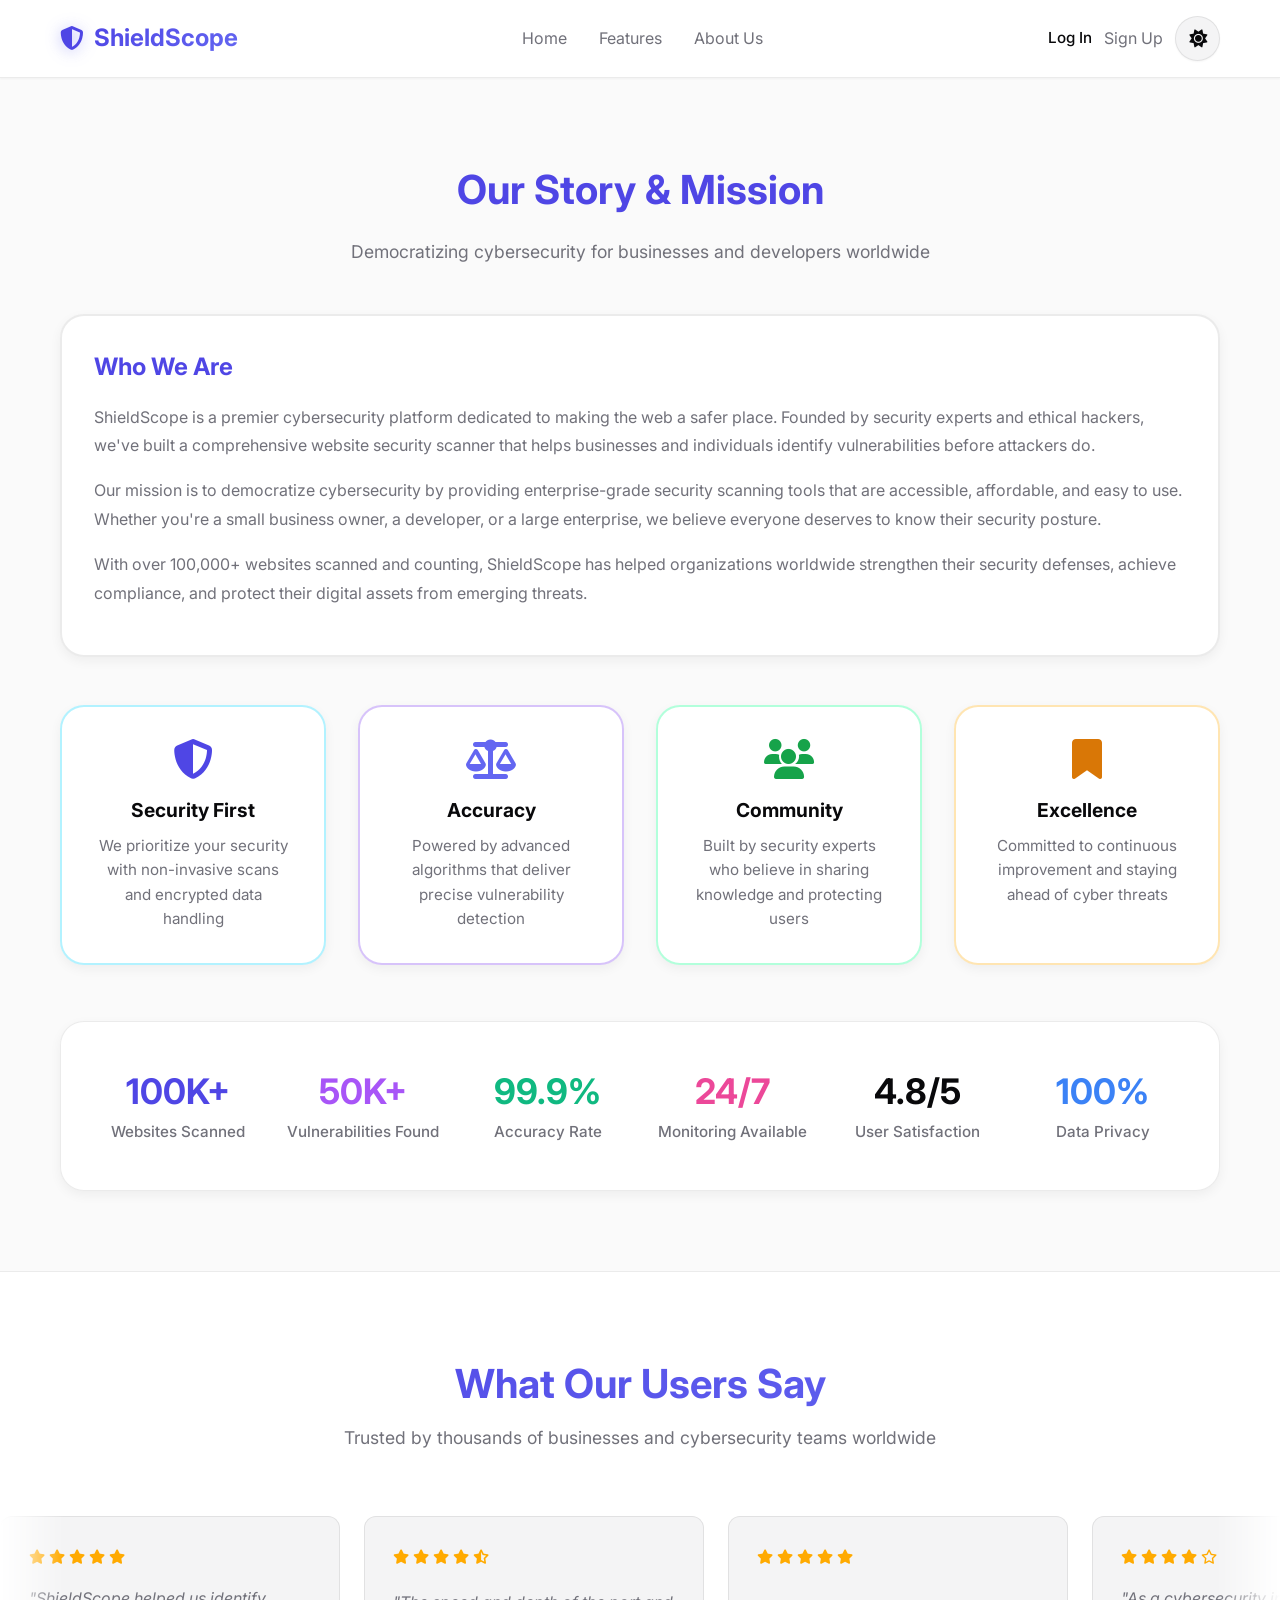
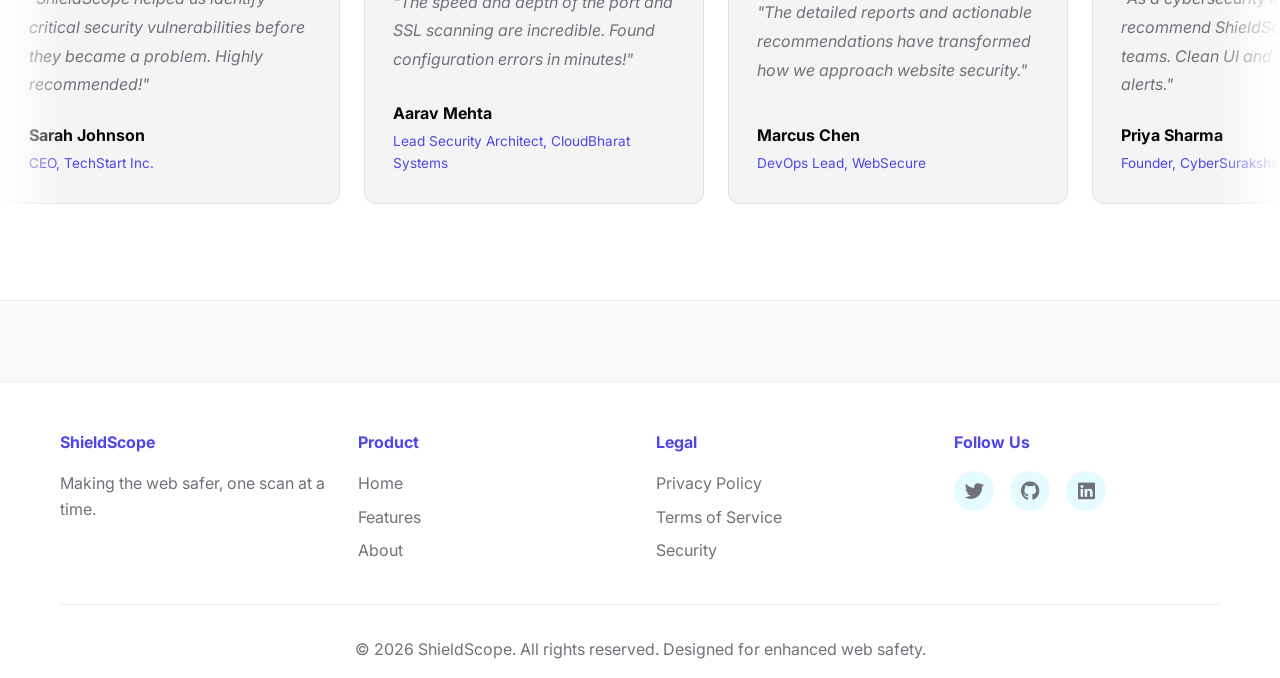
<file: frontend/about.html>
<!DOCTYPE html>
<html lang="en">

<head>
    <meta charset="UTF-8">
    <meta name="viewport" content="width=device-width, initial-scale=1.0">
    <title>About Us - ShieldScope Security Scanner</title>

    <meta name="description"
        content="Learn about ShieldScope: Premier cybersecurity platform dedicated to non-invasive website vulnerability scanning and digital asset protection.">

    <!-- Stylesheets -->
    <link rel="stylesheet" href="styles.css">

    <!-- Font Awesome Icons -->
    <link rel="stylesheet" href="https://cdnjs.cloudflare.com/ajax/libs/font-awesome/6.4.0/css/all.min.css">

    <!-- Google Fonts -->
    <link rel="preconnect" href="https://fonts.googleapis.com">
    <link rel="preconnect" href="https://fonts.gstatic.com" crossorigin>
    <link href="https://fonts.googleapis.com/css2?family=Inter:wght@300;400;500;600;700;800&display=swap"
        rel="stylesheet">
</head>

<body>

    <!-- =========================
         NAVIGATION HEADER
    ========================== -->
    <header class="navbar">
        <div class="container">

            <div class="nav-brand">
                <i class="fas fa-shield-halved"></i>
                <a href="index.html" style="color: inherit; text-decoration: none;"><span>ShieldScope</span></a>
            </div>

            <nav class="nav-menu">
                <a href="index.html">Home</a>
                <a href="features.html">Features</a>
                <a href="about.html" class="active">About Us</a>
            </nav>

            <div class="nav-actions" id="navActionsAuth" style="display: flex; align-items: center; gap: 12px;">
                <span id="navLoggedOutActions" style="display: flex; align-items: center; gap: 12px;">
                    <a href="login.html" style="color: var(--text-primary); text-decoration: none; font-weight: 500; font-size: 0.95rem;">Log In</a>
                    <a href="signup.html" class="dashboard-btn">Sign Up</a>
                </span>
                <span id="navLoggedInActions" style="display: none; align-items: center; gap: 12px;">
                    <a href="dashboard.html" class="dashboard-btn">Dashboard</a>
                    <button onclick="handleLogout()" style="background: transparent; border: 1px solid var(--border-color); color: var(--text-secondary); padding: 0.5rem 0.9rem; border-radius: var(--radius-md, 10px); cursor: pointer; font-size: 0.88rem; font-weight: 500;">Log Out</button>
                </span>
                <button id="themeToggle" class="theme-toggle" type="button" data-theme-toggle aria-label="Switch theme">
                    <i class="fas fa-moon" aria-hidden="true"></i>
                </button>
            </div>

        </div>
    </header>

    <!-- Page Header Banner -->
   

    <!-- =========================
         ABOUT SECTION
    ========================== -->
    <section class="about-section" id="about">
        <div class="container">
            <h2>Our Story & Mission</h2>
            <p class="section-subtitle">Democratizing cybersecurity for businesses and developers worldwide</p>

            <div class="about-content">
                <div class="about-box">
                    <h3>Who We Are</h3>
                    <p>ShieldScope is a premier cybersecurity platform dedicated to making the web a safer place. Founded
                        by security experts and ethical hackers, we've built a comprehensive website security scanner
                        that helps businesses and individuals identify vulnerabilities before attackers do.</p>
                    <p>Our mission is to democratize cybersecurity by providing enterprise-grade security scanning tools
                        that are accessible, affordable, and easy to use. Whether you're a small business owner, a
                        developer, or a large enterprise, we believe everyone deserves to know their security posture.
                    </p>
                    <p>With over 100,000+ websites scanned and counting, ShieldScope has helped organizations worldwide
                        strengthen their security defenses, achieve compliance, and protect their digital assets from
                        emerging threats.</p>
                </div>
            </div>

            <div class="values-grid">
                <div class="value-card security">
                    <i class="fas fa-shield-alt"></i>
                    <h3>Security First</h3>
                    <p>We prioritize your security with non-invasive scans and encrypted data handling</p>
                </div>

                <div class="value-card accuracy">
                    <i class="fas fa-balance-scale"></i>
                    <h3>Accuracy</h3>
                    <p>Powered by advanced algorithms that deliver precise vulnerability detection</p>
                </div>

                <div class="value-card community">
                    <i class="fas fa-users"></i>
                    <h3>Community</h3>
                    <p>Built by security experts who believe in sharing knowledge and protecting users</p>
                </div>

                <div class="value-card excellence">
                    <i class="fas fa-bookmark"></i>
                    <h3>Excellence</h3>
                    <p>Committed to continuous improvement and staying ahead of cyber threats</p>
                </div>
            </div>

            <!-- BOTTOM STATS -->
            <div class="stats-bar">
                <div class="stat-item">
                    <h3>100K+</h3>
                    <p>Websites Scanned</p>
                </div>
                <div class="stat-item">
                    <h3>50K+</h3>
                    <p>Vulnerabilities Found</p>
                </div>
                <div class="stat-item">
                    <h3>99.9%</h3>
                    <p>Accuracy Rate</p>
                </div>
                <div class="stat-item">
                    <h3>24/7</h3>
                    <p>Monitoring Available</p>
                </div>
                <div class="stat-item">
                    <h3>4.8/5</h3>
                    <p>User Satisfaction</p>
                </div>
                <div class="stat-item">
                    <h3>100%</h3>
                    <p>Data Privacy</p>
                </div>
            </div>
        </div>
    </section>

    <!-- =========================
         TESTIMONIALS SECTION (INFINITE LOOP)
    ========================== -->
    <section class="testimonials">
        <div class="container">
            <h2>What Our Users Say</h2>
            <p class="section-subtitle">Trusted by thousands of businesses and cybersecurity teams worldwide</p>
        </div>

        <div class="testimonials-slider-container">
            <div class="testimonial-track">

                <!-- 1 -->
                <div class="testimonial-card-loop">
                    <div class="stars"><i class="fas fa-star"></i><i class="fas fa-star"></i><i class="fas fa-star"></i><i class="fas fa-star"></i><i class="fas fa-star"></i></div>
                    <p class="testimonial-text">"ShieldScope helped us identify critical security vulnerabilities before they became a problem. Highly recommended!"</p>
                    <div class="testimonial-author"><strong>Sarah Johnson</strong><span>CEO, TechStart Inc.</span></div>
                </div>

                <!-- 2 -->
                <div class="testimonial-card-loop">
                    <div class="stars"><i class="fas fa-star"></i><i class="fas fa-star"></i><i class="fas fa-star"></i><i class="fas fa-star"></i><i class="fas fa-star-half-stroke"></i></div>
                    <p class="testimonial-text">"The speed and depth of the port and SSL scanning are incredible. Found configuration errors in minutes!"</p>
                    <div class="testimonial-author"><strong>Aarav Mehta</strong><span>Lead Security Architect, CloudBharat Systems</span></div>
                </div>

                <!-- 3 -->
                <div class="testimonial-card-loop">
                    <div class="stars"><i class="fas fa-star"></i><i class="fas fa-star"></i><i class="fas fa-star"></i><i class="fas fa-star"></i><i class="fas fa-star"></i></div>
                    <p class="testimonial-text">"The detailed reports and actionable recommendations have transformed how we approach website security."</p>
                    <div class="testimonial-author"><strong>Marcus Chen</strong><span>DevOps Lead, WebSecure</span></div>
                </div>

                <!-- 4 -->
                <div class="testimonial-card-loop">
                    <div class="stars"><i class="fas fa-star"></i><i class="fas fa-star"></i><i class="fas fa-star"></i><i class="fas fa-star"></i><i class="far fa-star"></i></div>
                    <p class="testimonial-text">"As a cybersecurity instructor, I recommend ShieldScope to all my teams. Clean UI and accurate CVE alerts."</p>
                    <div class="testimonial-author"><strong>Priya Sharma</strong><span>Founder, CyberSuraksha Labs</span></div>
                </div>

                <!-- 5 -->
                <div class="testimonial-card-loop">
                    <div class="stars"><i class="fas fa-star"></i><i class="fas fa-star"></i><i class="fas fa-star"></i><i class="fas fa-star"></i><i class="fas fa-star"></i></div>
                    <p class="testimonial-text">"Simple to use yet powerful. ShieldScope is now a critical part of our daily security infrastructure."</p>
                    <div class="testimonial-author"><strong>Emily Rodriguez</strong><span>Security Engineer, DataShield</span></div>
                </div>

                <!-- 6 -->
                <div class="testimonial-card-loop">
                    <div class="stars"><i class="fas fa-star"></i><i class="fas fa-star"></i><i class="fas fa-star"></i><i class="fas fa-star"></i><i class="far fa-star"></i></div>
                    <p class="testimonial-text">"Checking HTTP security headers and CORS configurations used to take hours. ShieldScope automates it effortlessly."</p>
                    <div class="testimonial-author"><strong>Rohan Verma</strong><span>CTO, FinTech Velocity</span></div>
                </div>

                <!-- 7 -->
                <div class="testimonial-card-loop">
                    <div class="stars"><i class="fas fa-star"></i><i class="fas fa-star"></i><i class="fas fa-star"></i><i class="fas fa-star"></i><i class="fas fa-star-half-stroke"></i></div>
                    <p class="testimonial-text">"The technology detection and exposed paths scanner saved us from a potential data leak. Exceptional tool!"</p>
                    <div class="testimonial-author"><strong>David Miller</strong><span>Principal Engineer, Apex Networks</span></div>
                </div>

                <!-- 8 -->
                <div class="testimonial-card-loop">
                    <div class="stars"><i class="fas fa-star"></i><i class="fas fa-star"></i><i class="fas fa-star"></i><i class="fas fa-star"></i><i class="fas fa-star"></i></div>
                    <p class="testimonial-text">"Loved the instant security score visual gauge. It gives non-technical stakeholders clear visibility into risk."</p>
                    <div class="testimonial-author"><strong>Ananya Patel</strong><span>Product Lead, DesiTech Innovations</span></div>
                </div>

                <!-- 9 -->
                <div class="testimonial-card-loop">
                    <div class="stars"><i class="fas fa-star"></i><i class="fas fa-star"></i><i class="fas fa-star"></i><i class="fas fa-star"></i><i class="far fa-star"></i></div>
                    <p class="testimonial-text">"The SEO audit combined with full security analysis makes this a complete all-in-one web utility."</p>
                    <div class="testimonial-author"><strong>Vikram Sengupta</strong><span>Head of InfoSec, Kolkata Pay</span></div>
                </div>

                <!-- 10 -->
                <div class="testimonial-card-loop">
                    <div class="stars"><i class="fas fa-star"></i><i class="fas fa-star"></i><i class="fas fa-star"></i><i class="fas fa-star"></i><i class="fas fa-star"></i></div>
                    <p class="testimonial-text">"Very impressed with how clean the PDF reports look. Perfect for presenting to board members and clients."</p>
                    <div class="testimonial-author"><strong>Elena Rostova</strong><span>Cyber Risk Analyst, Nordic Shield</span></div>
                </div>

                <!-- 11 -->
                <div class="testimonial-card-loop">
                    <div class="stars"><i class="fas fa-star"></i><i class="fas fa-star"></i><i class="fas fa-star"></i><i class="fas fa-star"></i><i class="fas fa-star-half-stroke"></i></div>
                    <p class="testimonial-text">"Super smooth dashboard and fast scan speeds. I run a ShieldScope scan after every major website deployment."</p>
                    <div class="testimonial-author"><strong>Kavita Reddy</strong><span>Full Stack Developer, Hyderabad Devs</span></div>
                </div>

                <!-- 12 -->
                <div class="testimonial-card-loop">
                    <div class="stars"><i class="fas fa-star"></i><i class="fas fa-star"></i><i class="fas fa-star"></i><i class="fas fa-star"></i><i class="fas fa-star"></i></div>
                    <p class="testimonial-text">"ShieldScope provides enterprise-grade scanning precision with zero configuration friction. Truly top tier."</p>
                    <div class="testimonial-author"><strong>Alexandre Dubois</strong><span>CISO, EuroVault Security</span></div>
                </div>

                <!-- 13 -->
                <div class="testimonial-card-loop">
                    <div class="stars"><i class="fas fa-star"></i><i class="fas fa-star"></i><i class="fas fa-star"></i><i class="fas fa-star"></i><i class="far fa-star"></i></div>
                    <p class="testimonial-text">"The CORS and exposed path detector found open config files we didn't even know existed. Saved our team big time."</p>
                    <div class="testimonial-author"><strong>Rajesh Nair</strong><span>Infrastructure Manager, Kerala DigiCorp</span></div>
                </div>

                <!-- DUPLICATE SET FOR INFINITE SEAMLESS SCROLL -->
                <div class="testimonial-card-loop">
                    <div class="stars"><i class="fas fa-star"></i><i class="fas fa-star"></i><i class="fas fa-star"></i><i class="fas fa-star"></i><i class="fas fa-star"></i></div>
                    <p class="testimonial-text">"ShieldScope helped us identify critical security vulnerabilities before they became a problem. Highly recommended!"</p>
                    <div class="testimonial-author"><strong>Sarah Johnson</strong><span>CEO, TechStart Inc.</span></div>
                </div>

                <div class="testimonial-card-loop">
                    <div class="stars"><i class="fas fa-star"></i><i class="fas fa-star"></i><i class="fas fa-star"></i><i class="fas fa-star"></i><i class="fas fa-star-half-stroke"></i></div>
                    <p class="testimonial-text">"The speed and depth of the port and SSL scanning are incredible. Found configuration errors in minutes!"</p>
                    <div class="testimonial-author"><strong>Aarav Mehta</strong><span>Lead Security Architect, CloudBharat Systems</span></div>
                </div>

                <div class="testimonial-card-loop">
                    <div class="stars"><i class="fas fa-star"></i><i class="fas fa-star"></i><i class="fas fa-star"></i><i class="fas fa-star"></i><i class="fas fa-star"></i></div>
                    <p class="testimonial-text">"The detailed reports and actionable recommendations have transformed how we approach website security."</p>
                    <div class="testimonial-author"><strong>Marcus Chen</strong><span>DevOps Lead, WebSecure</span></div>
                </div>

                <div class="testimonial-card-loop">
                    <div class="stars"><i class="fas fa-star"></i><i class="fas fa-star"></i><i class="fas fa-star"></i><i class="fas fa-star"></i><i class="far fa-star"></i></div>
                    <p class="testimonial-text">"As a cybersecurity instructor, I recommend ShieldScope to all my teams. Clean UI and accurate CVE alerts."</p>
                    <div class="testimonial-author"><strong>Priya Sharma</strong><span>Founder, CyberSuraksha Labs</span></div>
                </div>

                <div class="testimonial-card-loop">
                    <div class="stars"><i class="fas fa-star"></i><i class="fas fa-star"></i><i class="fas fa-star"></i><i class="fas fa-star"></i><i class="fas fa-star"></i></div>
                    <p class="testimonial-text">"Simple to use yet powerful. ShieldScope is now a critical part of our daily security infrastructure."</p>
                    <div class="testimonial-author"><strong>Emily Rodriguez</strong><span>Security Engineer, DataShield</span></div>
                </div>

                <div class="testimonial-card-loop">
                    <div class="stars"><i class="fas fa-star"></i><i class="fas fa-star"></i><i class="fas fa-star"></i><i class="fas fa-star"></i><i class="far fa-star"></i></div>
                    <p class="testimonial-text">"Checking HTTP security headers and CORS configurations used to take hours. ShieldScope automates it effortlessly."</p>
                    <div class="testimonial-author"><strong>Rohan Verma</strong><span>CTO, FinTech Velocity</span></div>
                </div>

                <div class="testimonial-card-loop">
                    <div class="stars"><i class="fas fa-star"></i><i class="fas fa-star"></i><i class="fas fa-star"></i><i class="fas fa-star"></i><i class="fas fa-star-half-stroke"></i></div>
                    <p class="testimonial-text">"The technology detection and exposed paths scanner saved us from a potential data leak. Exceptional tool!"</p>
                    <div class="testimonial-author"><strong>David Miller</strong><span>Principal Engineer, Apex Networks</span></div>
                </div>

                <div class="testimonial-card-loop">
                    <div class="stars"><i class="fas fa-star"></i><i class="fas fa-star"></i><i class="fas fa-star"></i><i class="fas fa-star"></i><i class="fas fa-star"></i></div>
                    <p class="testimonial-text">"Loved the instant security score visual gauge. It gives non-technical stakeholders clear visibility into risk."</p>
                    <div class="testimonial-author"><strong>Ananya Patel</strong><span>Product Lead, DesiTech Innovations</span></div>
                </div>

                <div class="testimonial-card-loop">
                    <div class="stars"><i class="fas fa-star"></i><i class="fas fa-star"></i><i class="fas fa-star"></i><i class="fas fa-star"></i><i class="far fa-star"></i></div>
                    <p class="testimonial-text">"The SEO audit combined with full security analysis makes this a complete all-in-one web utility."</p>
                    <div class="testimonial-author"><strong>Vikram Sengupta</strong><span>Head of InfoSec, Kolkata Pay</span></div>
                </div>

                <div class="testimonial-card-loop">
                    <div class="stars"><i class="fas fa-star"></i><i class="fas fa-star"></i><i class="fas fa-star"></i><i class="fas fa-star"></i><i class="fas fa-star"></i></div>
                    <p class="testimonial-text">"Very impressed with how clean the PDF reports look. Perfect for presenting to board members and clients."</p>
                    <div class="testimonial-author"><strong>Elena Rostova</strong><span>Cyber Risk Analyst, Nordic Shield</span></div>
                </div>

                <div class="testimonial-card-loop">
                    <div class="stars"><i class="fas fa-star"></i><i class="fas fa-star"></i><i class="fas fa-star"></i><i class="fas fa-star"></i><i class="fas fa-star-half-stroke"></i></div>
                    <p class="testimonial-text">"Super smooth dashboard and fast scan speeds. I run a ShieldScope scan after every major website deployment."</p>
                    <div class="testimonial-author"><strong>Kavita Reddy</strong><span>Full Stack Developer, Hyderabad Devs</span></div>
                </div>

                <div class="testimonial-card-loop">
                    <div class="stars"><i class="fas fa-star"></i><i class="fas fa-star"></i><i class="fas fa-star"></i><i class="fas fa-star"></i><i class="fas fa-star"></i></div>
                    <p class="testimonial-text">"ShieldScope provides enterprise-grade scanning precision with zero configuration friction. Truly top tier."</p>
                    <div class="testimonial-author"><strong>Alexandre Dubois</strong><span>CISO, EuroVault Security</span></div>
                </div>

                <div class="testimonial-card-loop">
                    <div class="stars"><i class="fas fa-star"></i><i class="fas fa-star"></i><i class="fas fa-star"></i><i class="fas fa-star"></i><i class="far fa-star"></i></div>
                    <p class="testimonial-text">"The CORS and exposed path detector found open config files we didn't even know existed. Saved our team big time."</p>
                    <div class="testimonial-author"><strong>Rajesh Nair</strong><span>Infrastructure Manager, Kerala DigiCorp</span></div>
                </div>

            </div>
        </div>
    </section>

    <!-- =========================
         FOOTER
    ========================== -->
    <footer class="footer">
        <div class="container">
            <div class="footer-content">
                <div class="footer-section">
                    <h4>ShieldScope</h4>
                    <p>Making the web safer, one scan at a time.</p>
                </div>

                <div class="footer-section">
                    <h4>Product</h4>
                    <ul>
                        <li><a href="index.html">Home</a></li>
                        <li><a href="features.html">Features</a></li>
                        <li><a href="about.html">About</a></li>
                    </ul>
                </div>

                <div class="footer-section">
                    <h4>Legal</h4>
                    <ul>
                        <li><a href="#">Privacy Policy</a></li>
                        <li><a href="#">Terms of Service</a></li>
                        <li><a href="#">Security</a></li>
                    </ul>
                </div>

                <div class="footer-section">
                    <h4>Follow Us</h4>
                    <div class="social-links">
                        <a href="#"><i class="fab fa-twitter"></i></a>
                        <a href="https://github.com/tejdesai1256"><i class="fab fa-github"></i></a>
                        <a href="https://www.linkedin.com/in/tej-desai-020b4625a/"><i class="fab fa-linkedin"></i></a>
                    </div>
                </div>
            </div>

            <div class="footer-bottom">
                <p>&copy; 2026 ShieldScope. All rights reserved. Designed for enhanced web safety.</p>
            </div>
        </div>
    </footer>

    <!-- Scripts -->
    <script src="theme.js"></script>
    <script src="auth.js"></script>
    <script>
        (async function toggleNavAuthState() {
            const loggedOutEl = document.getElementById('navLoggedOutActions');
            const loggedInEl = document.getElementById('navLoggedInActions');
            const user = auth.isLoggedInLocally() ? await auth.fetchCurrentUser() : null;
            if (user) {
                if (loggedInEl) loggedInEl.style.display = 'flex';
                if (loggedOutEl) loggedOutEl.style.display = 'none';
            } else {
                if (loggedInEl) loggedInEl.style.display = 'none';
                if (loggedOutEl) loggedOutEl.style.display = 'flex';
            }
        })();

        async function handleLogout() {
            if (confirm('Are you sure you want to logout?')) {
                await auth.logout();
                window.location.reload();
            }
        }
    </script>
</body>

</html>
</file>
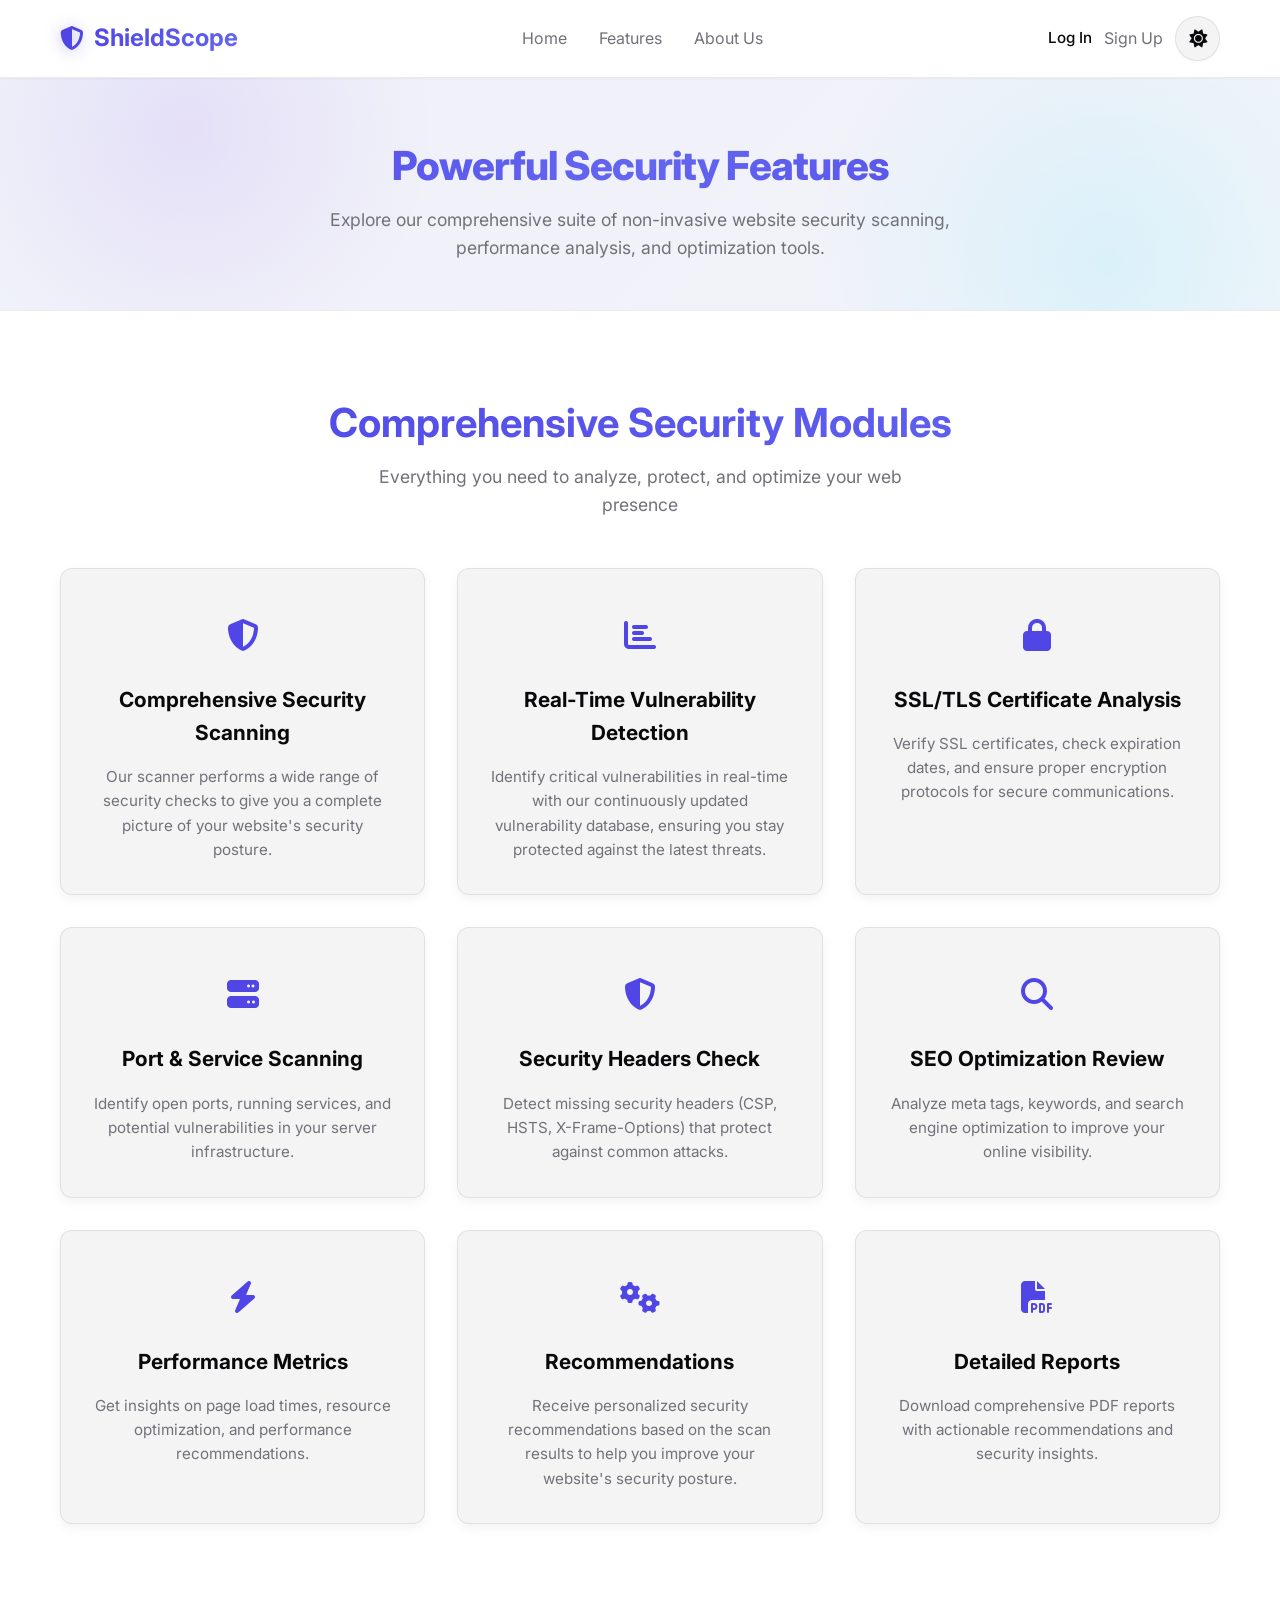
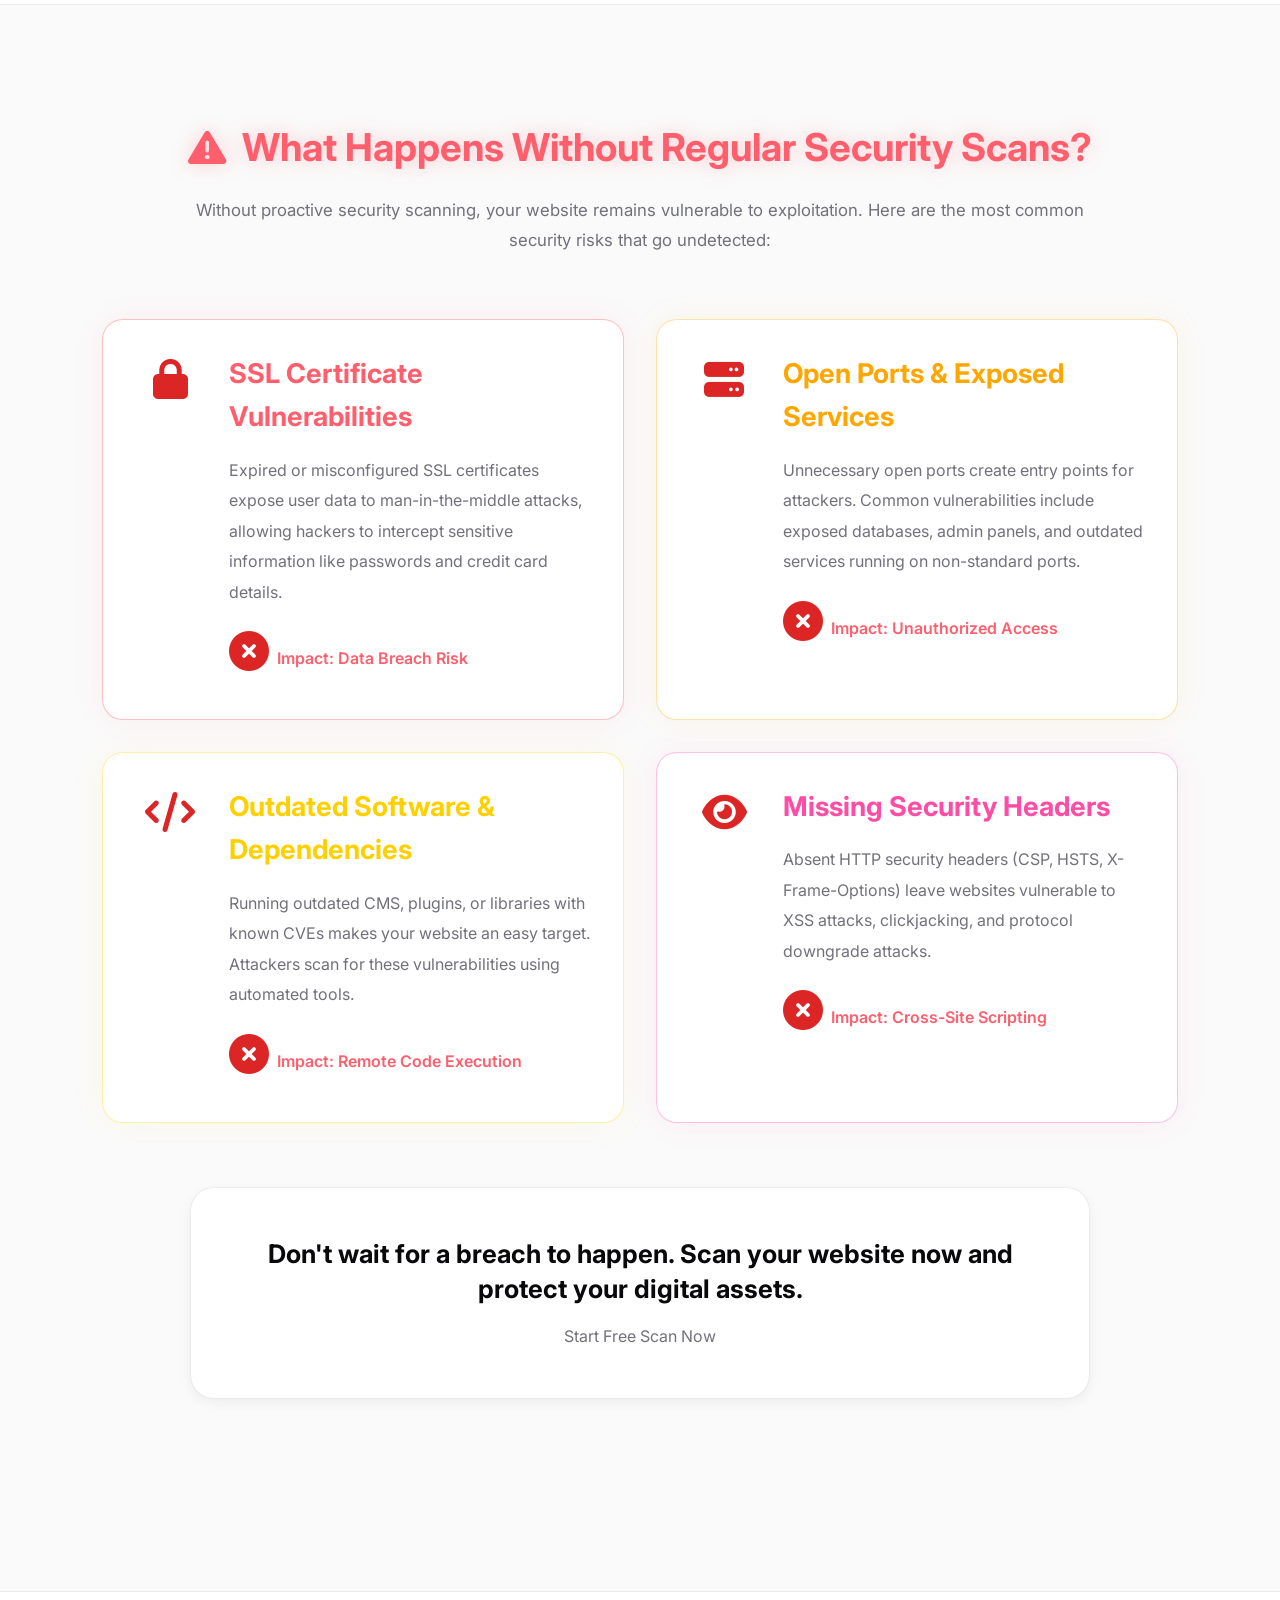
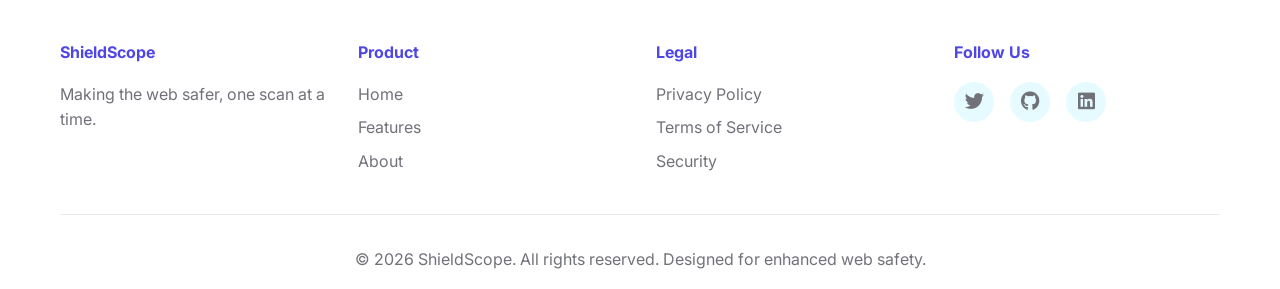
<file: frontend/features.html>
<!DOCTYPE html>
<html lang="en">

<head>
    <meta charset="UTF-8">
    <meta name="viewport" content="width=device-width, initial-scale=1.0">
    <title>Features - ShieldScope Security Scanner</title>

    <meta name="description"
        content="Discover ShieldScope features: SSL/TLS analysis, Port scanning, SEO optimization, security headers check, and real-time vulnerability detection.">

    <!-- Stylesheets -->
    <link rel="stylesheet" href="styles.css">

    <!-- Font Awesome Icons -->
    <link rel="stylesheet" href="https://cdnjs.cloudflare.com/ajax/libs/font-awesome/6.4.0/css/all.min.css">

    <!-- Google Fonts -->
    <link rel="preconnect" href="https://fonts.googleapis.com">
    <link rel="preconnect" href="https://fonts.gstatic.com" crossorigin>
    <link href="https://fonts.googleapis.com/css2?family=Inter:wght@300;400;500;600;700;800&display=swap"
        rel="stylesheet">
</head>

<body>

    <!-- =========================
         NAVIGATION HEADER
    ========================== -->
    <header class="navbar">
        <div class="container">

            <div class="nav-brand">
                <i class="fas fa-shield-halved"></i>
                <a href="index.html" style="color: inherit; text-decoration: none;"><span>ShieldScope</span></a>
            </div>

            <nav class="nav-menu">
                <a href="index.html">Home</a>
                <a href="features.html" class="active">Features</a>
                <a href="about.html">About Us</a>
            </nav>

            <div class="nav-actions" id="navActionsAuth" style="display: flex; align-items: center; gap: 12px;">
                <span id="navLoggedOutActions" style="display: flex; align-items: center; gap: 12px;">
                    <a href="login.html" style="color: var(--text-primary); text-decoration: none; font-weight: 500; font-size: 0.95rem;">Log In</a>
                    <a href="signup.html" class="dashboard-btn">Sign Up</a>
                </span>
                <span id="navLoggedInActions" style="display: none; align-items: center; gap: 12px;">
                    <a href="dashboard.html" class="dashboard-btn">Dashboard</a>
                    <button onclick="handleLogout()" style="background: transparent; border: 1px solid var(--border-color); color: var(--text-secondary); padding: 0.5rem 0.9rem; border-radius: var(--radius-md, 10px); cursor: pointer; font-size: 0.88rem; font-weight: 500;">Log Out</button>
                </span>
                <button id="themeToggle" class="theme-toggle" type="button" data-theme-toggle aria-label="Switch theme">
                    <i class="fas fa-moon" aria-hidden="true"></i>
                </button>
            </div>

        </div>
    </header>

    <!-- Page Header Banner -->
    <section class="hero" style="padding: 4rem 0 3rem 0; min-height: auto;">
        <div class="container" style="text-align: center;">
            <h1 style="font-size: 2.5rem; margin-bottom: 1rem;">Powerful Security Features</h1>
            <p class="hero-subtitle" style="max-width: 700px; margin: 0 auto;">
                Explore our comprehensive suite of non-invasive website security scanning, performance analysis, and optimization tools.
            </p>
        </div>
    </section>

    <!-- =========================
         FEATURES SECTION
    ========================== -->
    <section class="features" id="features">
        <div class="container">
            <h2>Comprehensive Security Modules</h2>
            <p class="section-subtitle">Everything you need to analyze, protect, and optimize your web presence</p>

            <div class="features-grid">

                <div class="feature-card">
                    <div class="feature-icon">
                        <i class="fas fa-shield-alt"></i>
                    </div>
                    <h3>Comprehensive Security Scanning</h3>
                    <p>Our scanner performs a wide range of security checks to give you a complete picture of your
                        website's security posture.</p>
                </div>

                <div class="feature-card">
                    <div class="feature-icon">
                        <i class="fas fa-chart-bar"></i>
                    </div>
                    <h3>Real-Time Vulnerability Detection</h3>
                    <p>Identify critical vulnerabilities in real-time with our continuously updated vulnerability
                        database, ensuring you stay protected against the latest threats.</p>
                </div>

                <div class="feature-card">
                    <div class="feature-icon">
                        <i class="fas fa-lock"></i>
                    </div>
                    <h3>SSL/TLS Certificate Analysis</h3>
                    <p>Verify SSL certificates, check expiration dates, and ensure proper encryption protocols for
                        secure communications.</p>
                </div>

                <div class="feature-card">
                    <div class="feature-icon">
                        <i class="fas fa-server"></i>
                    </div>
                    <h3>Port & Service Scanning</h3>
                    <p>Identify open ports, running services, and potential vulnerabilities in your server
                        infrastructure.</p>
                </div>

                <div class="feature-card">
                    <div class="feature-icon">
                        <i class="fas fa-shield-alt"></i>
                    </div>
                    <h3>Security Headers Check</h3>
                    <p>Detect missing security headers (CSP, HSTS, X-Frame-Options) that protect against common attacks.
                    </p>
                </div>

                <div class="feature-card">
                    <div class="feature-icon">
                        <i class="fas fa-search"></i>
                    </div>
                    <h3>SEO Optimization Review</h3>
                    <p>Analyze meta tags, keywords, and search engine optimization to improve your online visibility.
                    </p>
                </div>

                <div class="feature-card">
                    <div class="feature-icon">
                        <i class="fas fa-bolt"></i>
                    </div>
                    <h3>Performance Metrics</h3>
                    <p>Get insights on page load times, resource optimization, and performance recommendations.</p>
                </div>

                <div class="feature-card">
                    <div class="feature-icon">
                        <i class="fas fa-cogs"></i>
                    </div>
                    <h3>Recommendations</h3>
                    <p>Receive personalized security recommendations based on the scan results to help you improve your
                        website's security posture.</p>
                </div>

                <div class="feature-card">
                    <div class="feature-icon">
                        <i class="fas fa-file-pdf"></i>
                    </div>
                    <h3>Detailed Reports</h3>
                    <p>Download comprehensive PDF reports with actionable recommendations and security insights.</p>
                </div>
            </div>
        </div>
    </section>

    <!-- =========================
         RISKS SECTION
    ========================== -->
    <section class="security-risks-section">
        <div class="risk-header">
            <h2>
                <i class="fas fa-exclamation-triangle"></i>
                What Happens Without Regular Security Scans?
            </h2>
            <p>
                Without proactive security scanning, your website remains
                vulnerable to exploitation. Here are the most common
                security risks that go undetected:
            </p>
        </div>

        <div class="risk-grid">
            <div class="risk-card red">
                <div class="risk-icon">
                    <i class="fas fa-lock"></i>
                </div>
                <div class="risk-content">
                    <h3>SSL Certificate Vulnerabilities</h3>
                    <p>
                        Expired or misconfigured SSL certificates expose user data
                        to man-in-the-middle attacks, allowing hackers to intercept
                        sensitive information like passwords and credit card details.
                    </p>
                    <span class="impact">
                        <i class="fas fa-times-circle"></i>
                        Impact: Data Breach Risk
                    </span>
                </div>
            </div>

            <div class="risk-card orange">
                <div class="risk-icon">
                    <i class="fas fa-server"></i>
                </div>
                <div class="risk-content">
                    <h3>Open Ports & Exposed Services</h3>
                    <p>
                        Unnecessary open ports create entry points for attackers.
                        Common vulnerabilities include exposed databases, admin panels,
                        and outdated services running on non-standard ports.
                    </p>
                    <span class="impact">
                        <i class="fas fa-times-circle"></i>
                        Impact: Unauthorized Access
                    </span>
                </div>
            </div>

            <div class="risk-card yellow">
                <div class="risk-icon">
                    <i class="fas fa-code"></i>
                </div>
                <div class="risk-content">
                    <h3>Outdated Software & Dependencies</h3>
                    <p>
                        Running outdated CMS, plugins, or libraries with known CVEs
                        makes your website an easy target. Attackers scan for these
                        vulnerabilities using automated tools.
                    </p>
                    <span class="impact">
                        <i class="fas fa-times-circle"></i>
                        Impact: Remote Code Execution
                    </span>
                </div>
            </div>

            <div class="risk-card pink">
                <div class="risk-icon">
                    <i class="fas fa-eye"></i>
                </div>
                <div class="risk-content">
                    <h3>Missing Security Headers</h3>
                    <p>
                        Absent HTTP security headers (CSP, HSTS, X-Frame-Options)
                        leave websites vulnerable to XSS attacks, clickjacking,
                        and protocol downgrade attacks.
                    </p>
                    <span class="impact">
                        <i class="fas fa-times-circle"></i>
                        Impact: Cross-Site Scripting
                    </span>
                </div>
            </div>
        </div>

        <div class="risk-cta">
            <h3>
                Don't wait for a breach to happen.
                Scan your website now and protect your digital assets.
            </h3>
            <p style="margin-top: 10px;">
                <a href="index.html" class="dashboard-btn" style="padding: 10px 24px; font-size: 1rem;">Start Free Scan Now</a>
            </p>
        </div>
    </section>

    <!-- =========================
         FOOTER
    ========================== -->
    <footer class="footer">
        <div class="container">
            <div class="footer-content">
                <div class="footer-section">
                    <h4>ShieldScope</h4>
                    <p>Making the web safer, one scan at a time.</p>
                </div>

                <div class="footer-section">
                    <h4>Product</h4>
                    <ul>
                        <li><a href="index.html">Home</a></li>
                        <li><a href="features.html">Features</a></li>
                        <li><a href="about.html">About</a></li>
                    </ul>
                </div>

                <div class="footer-section">
                    <h4>Legal</h4>
                    <ul>
                        <li><a href="#">Privacy Policy</a></li>
                        <li><a href="#">Terms of Service</a></li>
                        <li><a href="#">Security</a></li>
                    </ul>
                </div>

                <div class="footer-section">
                    <h4>Follow Us</h4>
                    <div class="social-links">
                        <a href="#"><i class="fab fa-twitter"></i></a>
                        <a href="https://github.com/tejdesai1256"><i class="fab fa-github"></i></a>
                        <a href="https://www.linkedin.com/in/tej-desai-020b4625a/"><i class="fab fa-linkedin"></i></a>
                    </div>
                </div>
            </div>

            <div class="footer-bottom">
                <p>&copy; 2026 ShieldScope. All rights reserved. Designed for enhanced web safety.</p>
            </div>
        </div>
    </footer>

    <!-- Scripts -->
    <script src="theme.js"></script>
    <script src="auth.js"></script>
    <script>
        (async function toggleNavAuthState() {
            const loggedOutEl = document.getElementById('navLoggedOutActions');
            const loggedInEl = document.getElementById('navLoggedInActions');
            const user = auth.isLoggedInLocally() ? await auth.fetchCurrentUser() : null;
            if (user) {
                if (loggedInEl) loggedInEl.style.display = 'flex';
                if (loggedOutEl) loggedOutEl.style.display = 'none';
            } else {
                if (loggedInEl) loggedInEl.style.display = 'none';
                if (loggedOutEl) loggedOutEl.style.display = 'flex';
            }
        })();

        async function handleLogout() {
            if (confirm('Are you sure you want to logout?')) {
                await auth.logout();
                window.location.reload();
            }
        }
    </script>
</body>

</html>
</file>
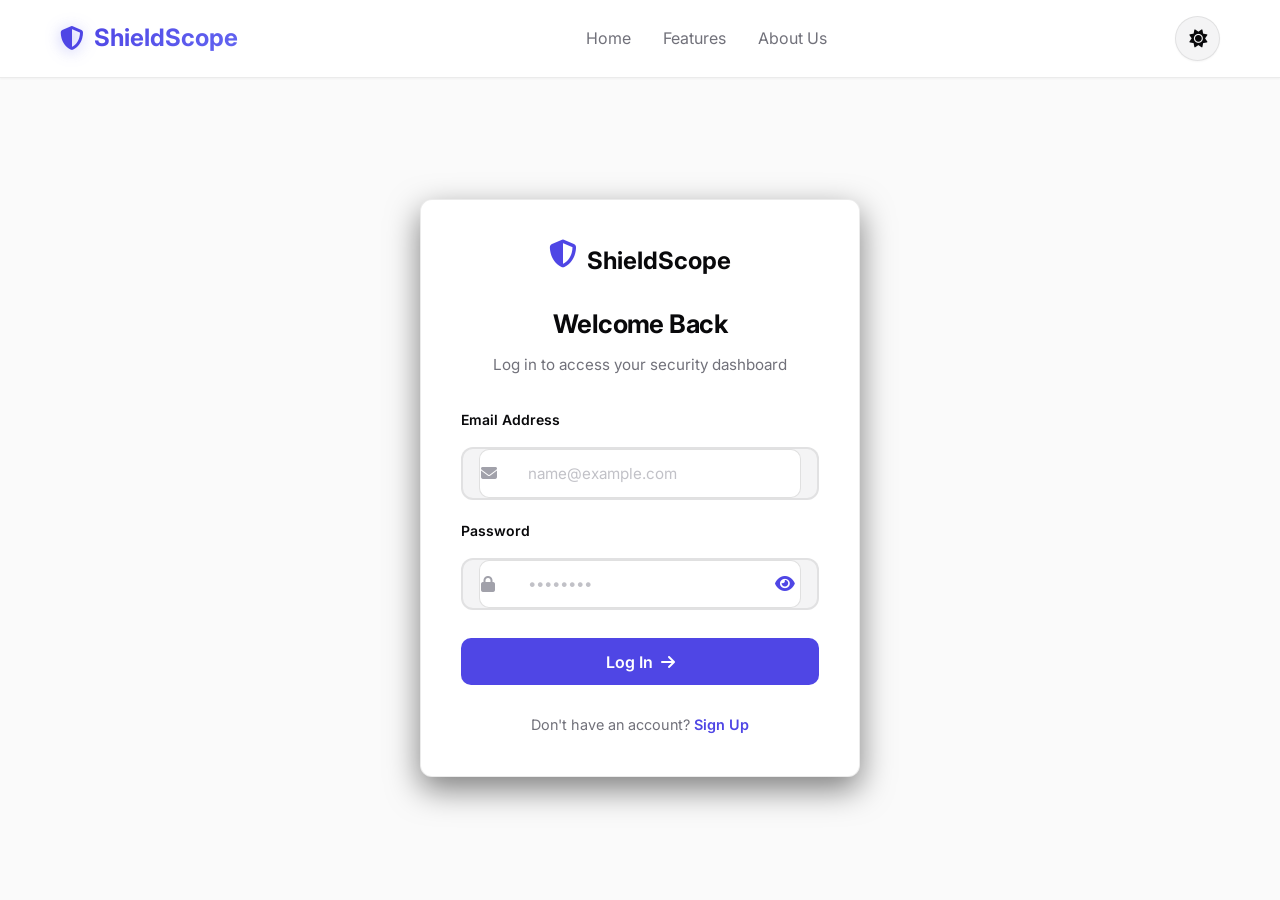
<file: frontend/login.html>
<!DOCTYPE html>
<html lang="en" data-theme="dark">

<head>
    <meta charset="UTF-8">
    <meta name="viewport" content="width=device-width, initial-scale=1.0">
    <title>Log In - ShieldScope Website Security Scanner</title>
    <meta name="description" content="Log in to ShieldScope Website Security Scanner to access your dashboard and security reports.">

    <!-- Google Fonts & Font Awesome -->
    <link rel="preconnect" href="https://fonts.googleapis.com">
    <link rel="preconnect" href="https://fonts.gstatic.com" crossorigin>
    <link href="https://fonts.googleapis.com/css2?family=Inter:wght@400;500;600;700;800&display=swap" rel="stylesheet">
    <link rel="stylesheet" href="https://cdnjs.cloudflare.com/ajax/libs/font-awesome/6.4.0/css/all.min.css">

    <!-- Stylesheets -->
    <link rel="stylesheet" href="styles.css">
    
    <style>
        body {
            background-color: var(--bg);
            color: var(--text-primary);
            min-height: 100vh;
        }

        .auth-container {
            min-height: calc(100vh - 80px);
            display: flex;
            align-items: center;
            justify-content: center;
            padding: 2.5rem 1rem;
        }

        .auth-card {
            background: var(--surface-card);
            border: 1px solid var(--border-color);
            border-radius: var(--radius-lg, 16px);
            width: 100%;
            max-width: 440px;
            padding: 2.5rem;
            box-shadow: 0 12px 32px rgba(0, 0, 0, 0.5);
            animation: fadeIn 0.4s cubic-bezier(0.16, 1, 0.3, 1);
        }

        @keyframes fadeIn {
            from { opacity: 0; transform: translateY(12px); }
            to { opacity: 1; transform: translateY(0); }
        }

        .auth-header {
            text-align: center;
            margin-bottom: 2rem;
        }

        .auth-header .logo {
            display: inline-flex;
            align-items: center;
            gap: 10px;
            font-size: 1.5rem;
            font-weight: 700;
            color: var(--text-primary);
            text-decoration: none;
            margin-bottom: 1.25rem;
        }

        .auth-header .logo i {
            color: var(--primary);
            font-size: 1.75rem;
        }

        .auth-header h1 {
            font-size: 1.6rem;
            font-weight: 700;
            color: var(--text-primary);
            margin-bottom: 0.5rem;
            letter-spacing: -0.02em;
        }

        .auth-header p {
            color: var(--text-secondary);
            font-size: 0.95rem;
        }

        .form-group {
            margin-bottom: 1.25rem;
        }

        .form-group label {
            display: block;
            font-size: 0.875rem;
            font-weight: 600;
            color: var(--text-primary);
            margin-bottom: 0.5rem;
        }

        .input-wrapper {
            position: relative;
            display: flex;
            align-items: center;
            width: 100%;
        }

        .input-wrapper i.prefix-icon {
            position: absolute;
            left: 1.1rem;
            top: 50%;
            transform: translateY(-50%);
            color: var(--text-muted);
            font-size: 1rem;
            pointer-events: none;
            z-index: 5;
        }

        .input-wrapper .form-control {
            width: 100%;
            padding-top: 0.85rem !important;
            padding-bottom: 0.85rem !important;
            padding-left: 3rem !important;
            padding-right: 3rem !important;
            background: var(--input-bg);
            border: 1px solid var(--input-border);
            border-radius: var(--radius-md, 10px);
            color: var(--input-color);
            font-size: 0.95rem;
            transition: all 0.2s ease;
        }

        .input-wrapper .form-control::placeholder {
            color: var(--text-muted);
            opacity: 0.65;
        }

        .input-wrapper .form-control:focus {
            outline: none;
            border-color: var(--input-focus);
            box-shadow: 0 0 0 3px var(--input-focus-shadow);
        }

        .input-wrapper .toggle-password {
            position: absolute;
            right: 1rem;
            top: 50%;
            transform: translateY(-50%);
            background: none;
            border: none;
            color: var(--text-muted);
            cursor: pointer;
            padding: 0.35rem;
            font-size: 1rem;
            z-index: 5;
            transition: color 0.2s ease;
        }

        .input-wrapper .toggle-password:hover {
            color: var(--text-primary);
        }

        .btn-submit {
            width: 100%;
            padding: 0.85rem;
            background: var(--primary);
            color: #ffffff;
            border: none;
            border-radius: var(--radius-md, 10px);
            font-size: 1rem;
            font-weight: 600;
            cursor: pointer;
            transition: all 0.2s ease;
            display: flex;
            align-items: center;
            justify-content: center;
            gap: 8px;
            margin-top: 1.75rem;
        }

        .btn-submit:hover {
            background: var(--primary-dark);
            transform: translateY(-1px);
        }

        .btn-submit:disabled {
            opacity: 0.6;
            cursor: not-allowed;
            transform: none;
        }

        .auth-footer {
            margin-top: 1.75rem;
            text-align: center;
            font-size: 0.9rem;
            color: var(--text-secondary);
        }

        .auth-footer a {
            color: var(--primary);
            text-decoration: none;
            font-weight: 600;
        }

        .auth-footer a:hover {
            text-decoration: underline;
        }

        .error-banner {
            background: rgba(239, 68, 68, 0.15);
            border: 1px solid var(--danger);
            color: #fca5a5;
            padding: 0.75rem 1rem;
            border-radius: var(--radius-sm, 6px);
            font-size: 0.875rem;
            margin-bottom: 1.25rem;
            display: none;
        }
    </style>
</head>

<body>
    <!-- Navbar -->
    <header class="navbar">
        <div class="container">
            <a href="index.html" class="nav-brand">
                <i class="fas fa-shield-halved"></i>
                <span>ShieldScope</span>
            </a>
            <nav class="nav-menu">
                <a href="index.html">Home</a>
                <a href="features.html">Features</a>
                <a href="about.html">About Us</a>
            </nav>
            <div class="nav-actions">
                <button id="themeToggle" class="theme-toggle" type="button" data-theme-toggle aria-label="Switch theme">
                    <i class="fas fa-moon" aria-hidden="true"></i>
                </button>
            </div>
        </div>
    </header>

    <!-- Main Auth Content -->
    <main class="auth-container">
        <div class="auth-card">
            <div class="auth-header">
                <a href="index.html" class="logo">
                    <i class="fas fa-shield-halved"></i> ShieldScope
                </a>
                <h1>Welcome Back</h1>
                <p>Log in to access your security dashboard</p>
            </div>

            <div id="errorBanner" class="error-banner"></div>

            <form id="loginForm">
                <div class="form-group">
                    <label for="loginEmail">Email Address</label>
                    <div class="input-wrapper">
                        <i class="fas fa-envelope prefix-icon"></i>
                        <input type="email" id="loginEmail" class="form-control" placeholder="name@example.com" required autocomplete="email">
                    </div>
                </div>

                <div class="form-group">
                    <label for="loginPassword">Password</label>
                    <div class="input-wrapper">
                        <i class="fas fa-lock prefix-icon"></i>
                        <input type="password" id="loginPassword" class="form-control" placeholder="••••••••" required autocomplete="current-password">
                        <button type="button" class="toggle-password" id="togglePasswordBtn">
                            <i class="fas fa-eye"></i>
                        </button>
                    </div>
                </div>

                <button type="submit" id="submitBtn" class="btn-submit">
                    <span>Log In</span>
                    <i class="fas fa-arrow-right"></i>
                </button>
            </form>

            <div class="auth-footer">
                Don't have an account? <a href="signup.html">Sign Up</a>
            </div>
        </div>
    </main>

    <!-- Scripts -->
    <script src="theme.js"></script>
    <script src="auth.js"></script>
    <script>
        document.addEventListener('DOMContentLoaded', () => {
            // Check if already logged in
            if (auth.isLoggedInLocally()) {
                window.location.href = 'dashboard.html';
                return;
            }

            const loginForm = document.getElementById('loginForm');
            const loginEmail = document.getElementById('loginEmail');
            const loginPassword = document.getElementById('loginPassword');
            const submitBtn = document.getElementById('submitBtn');
            const errorBanner = document.getElementById('errorBanner');
            const togglePasswordBtn = document.getElementById('togglePasswordBtn');

            togglePasswordBtn.addEventListener('click', () => {
                const isPwd = loginPassword.type === 'password';
                loginPassword.type = isPwd ? 'text' : 'password';
                togglePasswordBtn.innerHTML = isPwd ? '<i class="fas fa-eye-slash"></i>' : '<i class="fas fa-eye"></i>';
            });

            loginForm.addEventListener('submit', async (e) => {
                e.preventDefault();
                errorBanner.style.display = 'none';
                submitBtn.disabled = true;
                submitBtn.querySelector('span').textContent = 'Logging in...';

                const res = await auth.login(loginEmail.value, loginPassword.value);

                if (res.success) {
                    window.location.href = 'dashboard.html';
                } else {
                    submitBtn.disabled = false;
                    submitBtn.querySelector('span').textContent = 'Log In';
                    errorBanner.textContent = res.errors ? res.errors.join(' ') : 'Invalid email or password.';
                    errorBanner.style.display = 'block';
                }
            });
        });
    </script>
</body>

</html>
</file>
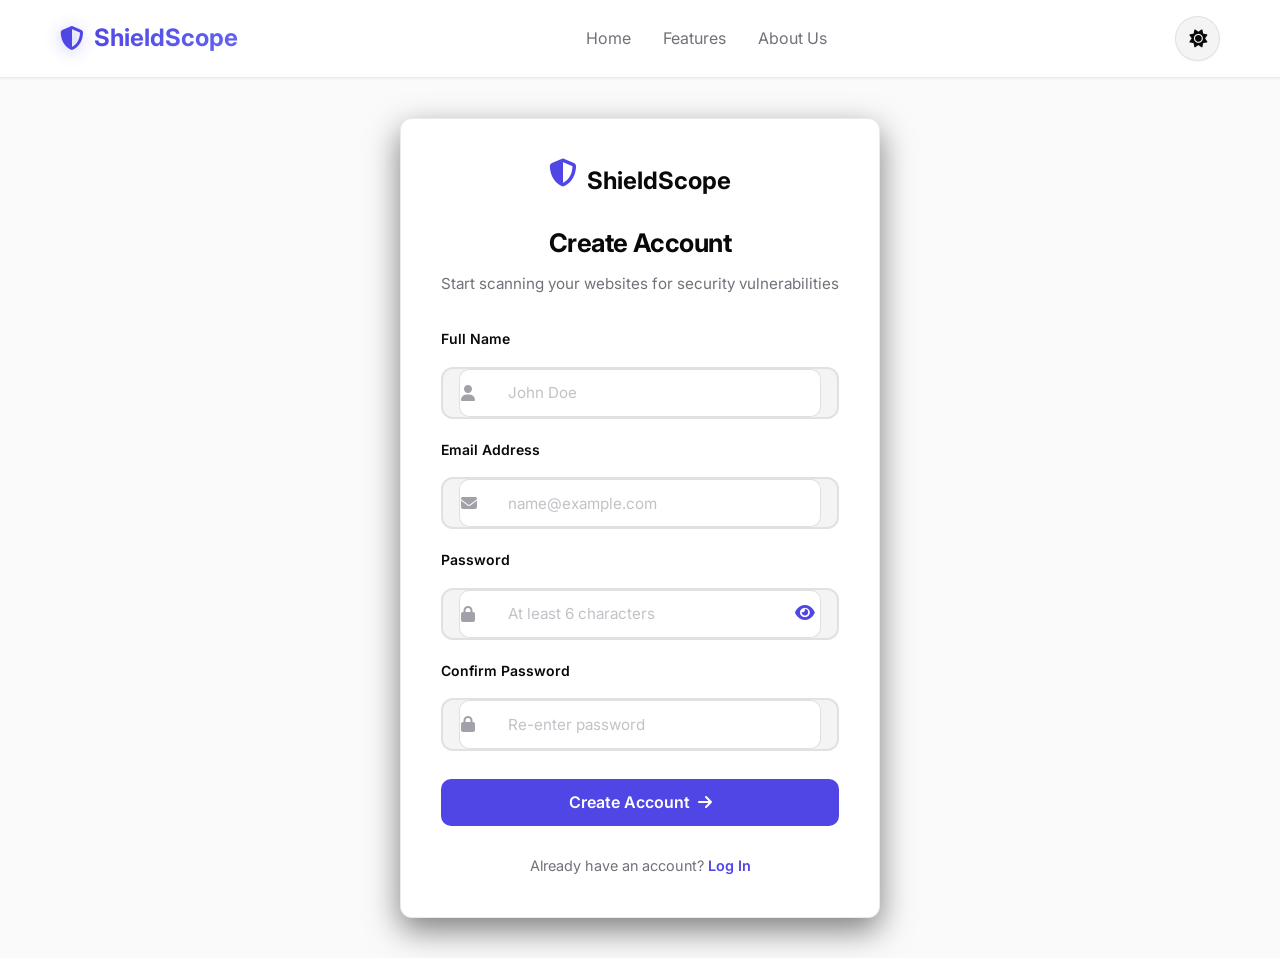
<file: frontend/signup.html>
<!DOCTYPE html>
<html lang="en" data-theme="dark">

<head>
    <meta charset="UTF-8">
    <meta name="viewport" content="width=device-width, initial-scale=1.0">
    <title>Sign Up - ShieldScope Website Security Scanner</title>
    <meta name="description" content="Create a free ShieldScope account to scan websites, analyze security vulnerabilities, and track reports.">

    <!-- Google Fonts & Font Awesome -->
    <link rel="preconnect" href="https://fonts.googleapis.com">
    <link rel="preconnect" href="https://fonts.gstatic.com" crossorigin>
    <link href="https://fonts.googleapis.com/css2?family=Inter:wght@400;500;600;700;800&display=swap" rel="stylesheet">
    <link rel="stylesheet" href="https://cdnjs.cloudflare.com/ajax/libs/font-awesome/6.4.0/css/all.min.css">

    <!-- Stylesheets -->
    <link rel="stylesheet" href="styles.css">
    
    <style>
        body {
            background-color: var(--bg);
            color: var(--text-primary);
            min-height: 100vh;
        }

        .auth-container {
            min-height: calc(100vh - 80px);
            display: flex;
            align-items: center;
            justify-content: center;
            padding: 2.5rem 1rem;
        }

        .auth-card {
            background: var(--surface-card);
            border: 1px solid var(--border-color);
            border-radius: var(--radius-lg, 16px);
            width: 100%;
            max-width: 480px;
            padding: 2.5rem;
            box-shadow: 0 12px 32px rgba(0, 0, 0, 0.5);
            animation: fadeIn 0.4s cubic-bezier(0.16, 1, 0.3, 1);
        }

        @keyframes fadeIn {
            from { opacity: 0; transform: translateY(12px); }
            to { opacity: 1; transform: translateY(0); }
        }

        .auth-header {
            text-align: center;
            margin-bottom: 2rem;
        }

        .auth-header .logo {
            display: inline-flex;
            align-items: center;
            gap: 10px;
            font-size: 1.5rem;
            font-weight: 700;
            color: var(--text-primary);
            text-decoration: none;
            margin-bottom: 1.25rem;
        }

        .auth-header .logo i {
            color: var(--primary);
            font-size: 1.75rem;
        }

        .auth-header h1 {
            font-size: 1.6rem;
            font-weight: 700;
            color: var(--text-primary);
            margin-bottom: 0.5rem;
            letter-spacing: -0.02em;
        }

        .auth-header p {
            color: var(--text-secondary);
            font-size: 0.95rem;
        }

        .form-group {
            margin-bottom: 1.25rem;
        }

        .form-group label {
            display: block;
            font-size: 0.875rem;
            font-weight: 600;
            color: var(--text-primary);
            margin-bottom: 0.5rem;
        }

        .input-wrapper {
            position: relative;
            display: flex;
            align-items: center;
            width: 100%;
        }

        .input-wrapper i.prefix-icon {
            position: absolute;
            left: 1.1rem;
            top: 50%;
            transform: translateY(-50%);
            color: var(--text-muted);
            font-size: 1rem;
            pointer-events: none;
            z-index: 5;
        }

        .input-wrapper .form-control {
            width: 100%;
            padding-top: 0.85rem !important;
            padding-bottom: 0.85rem !important;
            padding-left: 3rem !important;
            padding-right: 3rem !important;
            background: var(--input-bg);
            border: 1px solid var(--input-border);
            border-radius: var(--radius-md, 10px);
            color: var(--input-color);
            font-size: 0.95rem;
            transition: all 0.2s ease;
        }

        .input-wrapper .form-control::placeholder {
            color: var(--text-muted);
            opacity: 0.65;
        }

        .input-wrapper .form-control:focus {
            outline: none;
            border-color: var(--input-focus);
            box-shadow: 0 0 0 3px var(--input-focus-shadow);
        }

        .input-wrapper .toggle-password {
            position: absolute;
            right: 1rem;
            top: 50%;
            transform: translateY(-50%);
            background: none;
            border: none;
            color: var(--text-muted);
            cursor: pointer;
            padding: 0.35rem;
            font-size: 1rem;
            z-index: 5;
            transition: color 0.2s ease;
        }

        .input-wrapper .toggle-password:hover {
            color: var(--text-primary);
        }

        .btn-submit {
            width: 100%;
            padding: 0.85rem;
            background: var(--primary);
            color: #ffffff;
            border: none;
            border-radius: var(--radius-md, 10px);
            font-size: 1rem;
            font-weight: 600;
            cursor: pointer;
            transition: all 0.2s ease;
            display: flex;
            align-items: center;
            justify-content: center;
            gap: 8px;
            margin-top: 1.75rem;
        }

        .btn-submit:hover {
            background: var(--primary-dark);
            transform: translateY(-1px);
        }

        .btn-submit:disabled {
            opacity: 0.6;
            cursor: not-allowed;
            transform: none;
        }

        .auth-footer {
            margin-top: 1.75rem;
            text-align: center;
            font-size: 0.9rem;
            color: var(--text-secondary);
        }

        .auth-footer a {
            color: var(--primary);
            text-decoration: none;
            font-weight: 600;
        }

        .auth-footer a:hover {
            text-decoration: underline;
        }

        .error-banner {
            background: rgba(239, 68, 68, 0.15);
            border: 1px solid var(--danger);
            color: #fca5a5;
            padding: 0.75rem 1rem;
            border-radius: var(--radius-sm, 6px);
            font-size: 0.875rem;
            margin-bottom: 1.25rem;
            display: none;
        }
    </style>
</head>

<body>
    <!-- Navbar -->
    <header class="navbar">
        <div class="container">
            <a href="index.html" class="nav-brand">
                <i class="fas fa-shield-halved"></i>
                <span>ShieldScope</span>
            </a>
            <nav class="nav-menu">
                <a href="index.html">Home</a>
                <a href="features.html">Features</a>
                <a href="about.html">About Us</a>
            </nav>
            <div class="nav-actions">
                <button id="themeToggle" class="theme-toggle" type="button" data-theme-toggle aria-label="Switch theme">
                    <i class="fas fa-moon" aria-hidden="true"></i>
                </button>
            </div>
        </div>
    </header>

    <!-- Main Auth Content -->
    <main class="auth-container">
        <div class="auth-card">
            <div class="auth-header">
                <a href="index.html" class="logo">
                    <i class="fas fa-shield-halved"></i> ShieldScope
                </a>
                <h1>Create Account</h1>
                <p>Start scanning your websites for security vulnerabilities</p>
            </div>

            <div id="errorBanner" class="error-banner"></div>

            <form id="signupForm">
                <div class="form-group">
                    <label for="fullName">Full Name</label>
                    <div class="input-wrapper">
                        <i class="fas fa-user prefix-icon"></i>
                        <input type="text" id="fullName" class="form-control" placeholder="John Doe" required autocomplete="name">
                    </div>
                </div>

                <div class="form-group">
                    <label for="signupEmail">Email Address</label>
                    <div class="input-wrapper">
                        <i class="fas fa-envelope prefix-icon"></i>
                        <input type="email" id="signupEmail" class="form-control" placeholder="name@example.com" required autocomplete="email">
                    </div>
                </div>

                <div class="form-group">
                    <label for="signupPassword">Password</label>
                    <div class="input-wrapper">
                        <i class="fas fa-lock prefix-icon"></i>
                        <input type="password" id="signupPassword" class="form-control" placeholder="At least 6 characters" required autocomplete="new-password">
                        <button type="button" class="toggle-password" id="togglePasswordBtn">
                            <i class="fas fa-eye"></i>
                        </button>
                    </div>
                </div>

                <div class="form-group">
                    <label for="confirmPassword">Confirm Password</label>
                    <div class="input-wrapper">
                        <i class="fas fa-lock prefix-icon"></i>
                        <input type="password" id="confirmPassword" class="form-control" placeholder="Re-enter password" required autocomplete="new-password">
                    </div>
                </div>

                <button type="submit" id="submitBtn" class="btn-submit">
                    <span>Create Account</span>
                    <i class="fas fa-arrow-right"></i>
                </button>
            </form>

            <div class="auth-footer">
                Already have an account? <a href="login.html">Log In</a>
            </div>
        </div>
    </main>

    <!-- Scripts -->
    <script src="theme.js"></script>
    <script src="auth.js"></script>
    <script>
        document.addEventListener('DOMContentLoaded', () => {
            if (auth.isLoggedInLocally()) {
                window.location.href = 'dashboard.html';
                return;
            }

            const signupForm = document.getElementById('signupForm');
            const fullName = document.getElementById('fullName');
            const signupEmail = document.getElementById('signupEmail');
            const signupPassword = document.getElementById('signupPassword');
            const confirmPassword = document.getElementById('confirmPassword');
            const submitBtn = document.getElementById('submitBtn');
            const errorBanner = document.getElementById('errorBanner');
            const togglePasswordBtn = document.getElementById('togglePasswordBtn');

            togglePasswordBtn.addEventListener('click', () => {
                const isPwd = signupPassword.type === 'password';
                signupPassword.type = isPwd ? 'text' : 'password';
                togglePasswordBtn.innerHTML = isPwd ? '<i class="fas fa-eye-slash"></i>' : '<i class="fas fa-eye"></i>';
            });

            signupForm.addEventListener('submit', async (e) => {
                e.preventDefault();
                errorBanner.style.display = 'none';
                submitBtn.disabled = true;
                submitBtn.querySelector('span').textContent = 'Creating Account...';

                const res = await auth.register(
                    signupEmail.value,
                    signupPassword.value,
                    confirmPassword.value,
                    fullName.value
                );

                if (res.success) {
                    auth.clearSession();
                    errorBanner.style.background = 'rgba(34, 197, 94, 0.15)';
                    errorBanner.style.borderColor = '#22c55e';
                    errorBanner.style.color = '#86efac';
                    errorBanner.textContent = 'Account created successfully! Redirecting to login page...';
                    errorBanner.style.display = 'block';
                    setTimeout(() => {
                        window.location.href = 'login.html';
                    }, 1500);
                } else {
                    submitBtn.disabled = false;
                    submitBtn.querySelector('span').textContent = 'Create Account';
                    errorBanner.style.background = 'rgba(239, 68, 68, 0.15)';
                    errorBanner.style.borderColor = 'var(--danger)';
                    errorBanner.style.color = '#fca5a5';
                    errorBanner.textContent = res.errors ? res.errors.join(' ') : 'Registration failed.';
                    errorBanner.style.display = 'block';
                }
            });
        });
    </script>
</body>

</html>
</file>
<file: frontend/styles.css>
@import url('https://fonts.googleapis.com/css2?family=Inter:wght@400;500;600;700&display=swap');

* {
    margin: 0;
    padding: 0;
    box-sizing: border-box;
    font-family: 'Inter', -apple-system, BlinkMacSystemFont, 'Segoe UI', Roboto, sans-serif;
}

:root,
[data-theme="dark"] {
    color-scheme: dark;

    /* Base Dark Mode Palette (Linear / Vercel slate near-black) */
    --bg: #0A0B0D;
    --surface: #131417;
    --surface-card: #16171B;
    --surface-elevated: #1C1D22;
    --surface-hover: #222329;

    /* Typography */
    --text-primary: #F4F4F5;
    --text-secondary: #A1A1AA;
    --text-muted: #71717A;

    /* Borders & Dividers - Clean 1px neutral borders, NO glows */
    --border-color: rgba(255, 255, 255, 0.08);
    --border-subtle: rgba(255, 255, 255, 0.05);
    --card-border: rgba(255, 255, 255, 0.08);
    --divider-color: rgba(255, 255, 255, 0.06);

    /* Form Controls */
    --input-bg: #131417;
    --input-border: rgba(255, 255, 255, 0.12);
    --input-color: #F4F4F5;
    --input-focus: #6366F1;
    --input-focus-shadow: rgba(99, 102, 241, 0.2);

    /* Code Blocks */
    --code-bg: #0E0F12;
    --code-border: rgba(255, 255, 255, 0.08);
    --code-color: #818CF8;

    /* Accents & Brand - Single Indigo Accent */
    --primary: #6366F1;
    --primary-dark: #4F46E5;
    --secondary: #818CF8;
    --success: #22C55E;
    --warning: #F59E0B;
    --danger: #EF4444;

    /* Shadows - Soft low-opacity elevation shadows, NO colored glows */
    --shadow-sm: 0 1px 2px rgba(0, 0, 0, 0.4);
    --shadow-md: 0 4px 12px rgba(0, 0, 0, 0.4);
    --shadow-lg: 0 8px 24px rgba(0, 0, 0, 0.5);
    --shadow-glow: none;

    /* Radius */
    --radius-sm: 6px;
    --radius-md: 10px;
    --radius-lg: 12px;

    /* Legacy Token Aliases */
    --dark-bg: var(--bg);
    --dark-secondary: var(--surface);
    --dark-tertiary: var(--surface-card);

    /* Chatbot Component Tokens - Dark */
    --chat-bg: #131417;
    --chat-header-bg: #1C1D22;
    --chat-body-bg: #0A0B0D;
    --chat-bubble-ai-bg: #16171B;
    --chat-bubble-ai-text: #F4F4F5;
    --chat-bubble-ai-border: rgba(255, 255, 255, 0.08);
    --chat-bubble-user-bg: #6366F1;
    --chat-bubble-user-text: #ffffff;
    --chat-pill-bg: #16171B;
    --chat-pill-border: rgba(99, 102, 241, 0.3);
    --chat-pill-text: #818CF8;
    --chat-pill-hover-bg: #6366F1;
    --chat-pill-hover-text: #ffffff;
    --chat-input-bg: #131417;
    --chat-input-border: rgba(255, 255, 255, 0.12);
    --chat-input-text: #F4F4F5;
}

[data-theme="light"],
body.light-mode {
    color-scheme: light;

    /* Base Light Mode Palette (Off-white & Pure White) */
    --bg: #FAFAFA;
    --surface: #FFFFFF;
    --surface-card: #FFFFFF;
    --surface-elevated: #F4F4F5;
    --surface-hover: #E4E4E7;

    /* Typography */
    --text-primary: #09090B;
    --text-secondary: #71717A;
    --text-muted: #A1A1AA;

    /* Borders & Dividers */
    --border-color: rgba(0, 0, 0, 0.08);
    --border-subtle: rgba(0, 0, 0, 0.05);
    --card-border: rgba(0, 0, 0, 0.08);
    --divider-color: rgba(0, 0, 0, 0.06);

    /* Form Controls */
    --input-bg: #FFFFFF;
    --input-border: rgba(0, 0, 0, 0.12);
    --input-color: #09090B;
    --input-focus: #4F46E5;
    --input-focus-shadow: rgba(79, 70, 229, 0.15);

    /* Code Blocks */
    --code-bg: #F4F4F5;
    --code-border: rgba(0, 0, 0, 0.08);
    --code-color: #4F46E5;

    /* Accents & Brand */
    --primary: #4F46E5;
    --primary-dark: #3730A3;
    --secondary: #6366F1;
    --success: #16A34A;
    --warning: #D97706;
    --danger: #DC2626;

    /* Shadows */
    --shadow-sm: 0 1px 2px rgba(0, 0, 0, 0.04);
    --shadow-md: 0 4px 12px rgba(0, 0, 0, 0.05);
    --shadow-lg: 0 8px 24px rgba(0, 0, 0, 0.08);
    --shadow-glow: none;

    /* Chatbot Component Tokens - Light */
    --chat-bg: #FFFFFF;
    --chat-header-bg: #F4F4F5;
    --chat-body-bg: #FAFAFA;
    --chat-bubble-ai-bg: #FFFFFF;
    --chat-bubble-ai-text: #09090B;
    --chat-bubble-ai-border: rgba(0, 0, 0, 0.08);
    --chat-bubble-user-bg: #4F46E5;
    --chat-bubble-user-text: #ffffff;
    --chat-pill-bg: #FFFFFF;
    --chat-pill-border: rgba(79, 70, 229, 0.2);
    --chat-pill-text: #4F46E5;
    --chat-pill-hover-bg: #4F46E5;
    --chat-pill-hover-text: #ffffff;
    --chat-input-bg: #FFFFFF;
    --chat-input-border: rgba(0, 0, 0, 0.12);
    --chat-input-text: #09090B;
}

body {
    font-family: 'Segoe UI', Tahoma, Geneva, Verdana, sans-serif;
    background-color: var(--bg);
    color: var(--text-primary);
    line-height: 1.6;
    transition: background-color 180ms ease, color 180ms ease, border-color 180ms ease;
}

.container {
    max-width: 1200px;
    margin: 0 auto;
    padding: 0 20px;
}

/* Navigation */
.navbar {
    background-color: var(--surface);
    backdrop-filter: blur(20px);
    border-bottom: 1px solid var(--border-color);
    position: sticky;
    top: 0;
    z-index: 1000;
    box-shadow: var(--shadow-sm);
    transition: background-color 180ms ease, border-color 180ms ease, box-shadow 180ms ease;
}

.navbar .container {
    display: flex;
    justify-content: space-between;
    align-items: center;
    padding: 1rem 20px;
}

.nav-brand {
    display: flex;
    align-items: center;
    gap: 0.6rem;
    font-size: 1.5rem;
    font-weight: 700;
    color: var(--text-primary);
    text-decoration: none;
    cursor: pointer;
    transition: transform 0.3s ease;
}

.nav-brand i {
    color: var(--primary, #6366f1);
    font-size: 1.5rem;
    display: inline-flex;
    align-items: center;
    justify-content: center;
    filter: drop-shadow(0 2px 8px rgba(99, 102, 241, 0.4));
}

.nav-brand span {
    background: linear-gradient(135deg, var(--primary), var(--secondary, #818cf8));
    -webkit-background-clip: text;
    -webkit-text-fill-color: transparent;
    background-clip: text;
}

.nav-brand:hover {
    transform: scale(1.05);
}

.nav-menu {
    display: flex;
    gap: 2rem;
}

.nav-menu a {
    color: var(--text-secondary);
    text-decoration: none;
    transition: color 0.3s ease;
}

.nav-menu a:hover {
    color: var(--primary);
}

.nav-actions {
    display: flex;
    gap: 1rem;
    align-items: center;
}

.login-btn {
    color: var(--text-secondary);
    text-decoration: none;
    transition: color 0.3s ease;
}

.login-btn:hover {
    color: var(--primary);
}

.signup-btn {
    background: linear-gradient(135deg, var(--secondary), var(--primary));
    color: white;
    padding: 0.5rem 1.5rem;
    border-radius: 0.75rem;
    text-decoration: none;
    transition: all 0.4s cubic-bezier(0.4, 0, 0.2, 1);
    box-shadow: 0 8px 20px rgba(0, 212, 255, 0.2);
}

.signup-btn:hover {
    transform: translateY(-3px);
    box-shadow: 0 15px 40px rgba(0, 212, 255, 0.35);
}

/* Hero Section */
.hero {
    padding: 6rem 0;
    text-align: center;
    background: linear-gradient(135deg, rgba(0, 212, 255, 0.08) 0%, rgba(124, 58, 237, 0.08) 50%, rgba(0, 212, 255, 0.04) 100%);
    position: relative;
    overflow: hidden;
}

.hero::before {
    content: '';
    position: absolute;
    top: -50%;
    right: -10%;
    width: 600px;
    height: 600px;
    background: radial-gradient(circle, rgba(0, 212, 255, 0.1) 0%, transparent 70%);
    border-radius: 50%;
    pointer-events: none;
}

.hero::after {
    content: '';
    position: absolute;
    bottom: -30%;
    left: -5%;
    width: 500px;
    height: 500px;
    background: radial-gradient(circle, rgba(124, 58, 237, 0.1) 0%, transparent 70%);
    border-radius: 50%;
    pointer-events: none;
}

.hero .container {
    position: relative;
    z-index: 1;
}

.hero h1 {
    font-size: 3.5rem;
    margin-bottom: 1rem;
    background: linear-gradient(135deg, var(--primary) 0%, var(--secondary) 50%, var(--primary) 100%);
    -webkit-background-clip: text;
    -webkit-text-fill-color: transparent;
    background-clip: text;
    line-height: 1.2;
    font-weight: 800;
    letter-spacing: -1px;
    animation: slideDown 0.8s ease;
}

.hero-subtitle {
    font-size: 1.1rem;
    color: var(--text-secondary);
    max-width: 800px;
    margin: 0 auto 2rem;
}

.hero-features {
    display: flex;
    justify-content: center;
    gap: 2rem;
    margin: 2rem 0 3rem;
    flex-wrap: wrap;
}

.hero-features span {
    display: flex;
    align-items: center;
    gap: 0.5rem;
    color: var(--primary);
    font-weight: 600;
}

.search-box {
    display: flex;
    align-items: center;
    gap: 1rem;
    background: var(--surface-card);
    border: 2px solid var(--card-border);
    border-radius: 1rem;
    padding: 1rem 1.5rem;
    max-width: 700px;
    margin: 0 auto;
    backdrop-filter: blur(20px);
    transition: all 0.4s cubic-bezier(0.4, 0, 0.2, 1), background-color 180ms ease, border-color 180ms ease;
    box-shadow: var(--shadow-md);
}

.search-box:focus-within {
    border-color: var(--primary);
    box-shadow: 0 0 30px rgba(0, 212, 255, 0.3), 0 20px 50px rgba(0, 212, 255, 0.15);
    transform: translateY(-2px);
}

.search-box input {
    flex: 1;
    background: transparent;
    border: none;
    color: var(--text-primary);
    font-size: 1rem;
    outline: none;
    transition: all 0.3s ease;
}

.search-box input::placeholder {
    color: rgba(160, 174, 192, 0.6);
}

.search-box input:focus::placeholder {
    color: rgba(160, 174, 192, 0.3);
}

.search-box i {
    color: var(--primary);
}

.scan-btn {
    background: linear-gradient(135deg, var(--primary) 0%, var(--secondary) 100%);
    color: white;
    border: none;
    padding: 0.75rem 1.5rem;
    border-radius: 0.75rem;
    cursor: pointer;
    font-weight: 700;
    transition: all 0.4s cubic-bezier(0.4, 0, 0.2, 1);
    display: flex;
    align-items: center;
    gap: 0.5rem;
    box-shadow: 0 8px 20px rgba(0, 212, 255, 0.25);
    position: relative;
    overflow: hidden;
}

.scan-btn::before {
    content: '';
    position: absolute;
    top: 0;
    left: -100%;
    width: 100%;
    height: 100%;
    background: rgba(255, 255, 255, 0.2);
    transition: left 0.5s ease;
}

.scan-btn:hover::before {
    left: 100%;
}

.scan-btn:hover {
    transform: translateY(-3px);
    box-shadow: 0 15px 40px rgba(0, 212, 255, 0.35);
}

.scan-btn:active {
    transform: translateY(-1px);
}

/* Cards Grid */
.cards-grid {
    display: grid;
    grid-template-columns: repeat(auto-fit, minmax(280px, 1fr));
    gap: 2rem;
    margin-top: 3rem;
}

/* Detector Section */
.detector-section {
    padding: 5rem 0;
    background: linear-gradient(180deg, transparent, rgba(0, 212, 255, 0.03));
}

.detector-section h2 {
    text-align: center;
    font-size: 2.5rem;
    margin-bottom: 3rem;
    color: var(--primary);
}

.detector-card {
    background: var(--surface-card);
    border: 2px solid var(--card-border);
    border-radius: 1.5rem;
    padding: 2rem;
    backdrop-filter: blur(20px);
    transition: all 0.4s cubic-bezier(0.4, 0, 0.2, 1);
    position: relative;
    overflow: hidden;
    box-shadow: var(--shadow-md);
}

.detector-card::before {
    content: '';
    position: absolute;
    top: 0;
    left: 0;
    right: 0;
    bottom: 0;
    background: radial-gradient(circle at top-right, rgba(0, 212, 255, 0.1), transparent);
    pointer-events: none;
}

.detector-card:hover {
    transform: translateY(-8px);
    border-color: rgba(0, 212, 255, 0.5);
    box-shadow: var(--shadow-lg), 0 0 30px rgba(0, 212, 255, 0.2);
}

.detector-card i {
    font-size: 2.5rem;
    margin-bottom: 1rem;
    transition: all 0.4s ease;
}

.detector-card:hover i {
    transform: scale(1.15) rotate(5deg);
}

.detector-card.ssl {
    border-color: rgba(0, 255, 136, 0.3);
}

.detector-card.ssl i {
    color: var(--success);
}

.detector-card.port {
    border-color: rgba(255, 51, 51, 0.3);
}

.detector-card.port i {
    color: var(--danger);
}

.detector-card.score {
    border-color: rgba(124, 58, 237, 0.3);
}

.detector-card.score i {
    color: var(--secondary);
}

.detector-card.seo {
    border-color: rgba(0, 212, 255, 0.3);
}

.detector-card.seo i {
    color: var(--primary);
}

.detector-card h3 {
    font-size: 1.5rem;
    margin-bottom: 0.5rem;
}

.detector-card p {
    color: var(--text-secondary);
    line-height: 1.6;
}
/* ===================================
   SCANNER DETECT SECTION
=================================== */

.scanner-detect-section {

    padding: 6rem 8%;

    position: relative;
}

/* Title */

.detect-title {

    text-align: center;

    font-size: 2.6rem;

    font-weight: 700;

    margin-bottom: 4rem;

    color: #00d4ff;
}

/* Grid */

.detect-grid {

    display: grid;

    grid-template-columns:
        repeat(auto-fit, minmax(280px, 1fr));

    gap: 2rem;
}

/* Card */

.detect-card {

    position: relative;

    background: var(--surface-card);

    border-radius: 1.3rem;

    padding: 2rem;

    min-height: 340px;

    backdrop-filter: blur(10px);

    transition:
        all 0.35s ease;

    overflow: hidden;
}

/* Hover */

.detect-card:hover {

    transform:
        translateY(-8px);
}

/* Icon */

.detect-icon {

    width: 70px;
    height: 70px;

    border-radius: 1rem;

    display: flex;

    align-items: center;

    justify-content: center;

    font-size: 2rem;

    margin-bottom: 2rem;

    background:
        rgba(255,255,255,0.04);
}

/* Heading */

.detect-card h3 {

    font-size: 2rem;

    margin-bottom: 1.5rem;

    font-weight: 700;
}

/* Paragraph */

.detect-card p {

    font-size: 1rem;

    line-height: 2;

    color:
        var(--text-secondary);
}

/* =========================
   GREEN CARD
========================= */

.detect-card.green {

    border:
        1px solid rgba(0,255,128,0.35);

    box-shadow:
        0 0 35px rgba(0,255,128,0.12);
}

.detect-card.green h3,
.detect-card.green .detect-icon {

    color: #00ff99;
}

/* =========================
   RED CARD
========================= */

.detect-card.red {

    border:
        1px solid rgba(255,70,70,0.35);

    box-shadow:
        0 0 35px rgba(255,70,70,0.12);
}

.detect-card.red h3,
.detect-card.red .detect-icon {

    color: #ff5c5c;
}

/* =========================
   PURPLE CARD
========================= */

.detect-card.purple {

    border:
        1px solid rgba(168,85,247,0.35);

    box-shadow:
        0 0 35px rgba(168,85,247,0.12);
}

.detect-card.purple h3,
.detect-card.purple .detect-icon {

    color: #c084fc;
}

/* =========================
   CYAN CARD
========================= */

.detect-card.cyan {

    border:
        1px solid rgba(0,212,255,0.35);

    box-shadow:
        0 0 35px rgba(0,212,255,0.12);
}

.detect-card.cyan h3,
.detect-card.cyan .detect-icon {

    color: #00d4ff;
}

/* =========================
   RESPONSIVE
========================= */

@media (max-width: 768px) {

    .scanner-detect-section {

        padding: 5rem 5%;
    }

    .detect-grid {

        grid-template-columns: 1fr;
    }
}

/* How It Works (See main block in HOW IT WORKS SECTION) */
.section-subtitle {
    text-align: center;
    color: var(--text-secondary);
    margin-bottom: 3rem;
    max-width: 600px;
    margin-left: auto;
    margin-right: auto;
}


/* Security Score Section */
.security-score {
    padding: 5rem 0;
    background: linear-gradient(180deg, rgba(0, 212, 255, 0.03), transparent);
}

.security-score h2 {
    text-align: center;
    font-size: 2.5rem;
    margin-bottom: 1rem;
    color: var(--primary);
}

.score-cards-grid {
    display: grid;
    grid-template-columns: repeat(auto-fit, minmax(280px, 1fr));
    gap: 2rem;
    margin-top: 3rem;
}

.score-card {
    background: var(--surface-card);
    border: 2px solid var(--card-border);
    border-radius: 1.5rem;
    padding: 2rem;
    backdrop-filter: blur(20px);
    transition: all 0.4s cubic-bezier(0.4, 0, 0.2, 1);
    box-shadow: var(--shadow-md);
}

.score-card:hover {
    transform: translateY(-8px);
    box-shadow: var(--shadow-lg);
}

.score-badge {
    display: inline-block;
    padding: 0.5rem 1rem;
    border-radius: 0.5rem;
    font-weight: bold;
    margin-bottom: 1rem;
    font-size: 0.9rem;
}

.score-card.excellent {
    border-color: rgba(0, 255, 136, 0.3);
}

.score-card.excellent .score-badge {
    background: rgba(0, 255, 136, 0.2);
    color: var(--success);
}

.score-card.excellent i {
    color: var(--success);
    font-size: 2rem;
    margin-bottom: 1rem;
}

.score-card.good {
    border-color: rgba(0, 212, 255, 0.3);
}

.score-card.good .score-badge {
    background: rgba(0, 212, 255, 0.2);
    color: var(--primary);
}

.score-card.good i {
    color: var(--primary);
    font-size: 2rem;
    margin-bottom: 1rem;
}

.score-card.warning {
    border-color: rgba(255, 170, 0, 0.3);
}

.score-card.warning .score-badge {
    background: rgba(255, 170, 0, 0.2);
    color: var(--warning);
}

.score-card.warning i {
    color: var(--warning);
    font-size: 2rem;
    margin-bottom: 1rem;
}

.score-card.critical {
    border-color: rgba(255, 51, 51, 0.3);
}

.score-card.critical .score-badge {
    background: rgba(255, 51, 51, 0.2);
    color: var(--danger);
}

.score-card.critical i {
    color: var(--danger);
    font-size: 2rem;
    margin-bottom: 1rem;
}

.score-card h3 {
    font-size: 1.3rem;
    margin: 0.5rem 0 1rem;
}

.score-card > p {
    color: var(--text-secondary);
    margin-bottom: 1.5rem;
}

.score-list {
    list-style: none;
}

.score-list li {
    color: var(--text-secondary);
    margin-bottom: 0.5rem;
    display: flex;
    align-items: center;
    gap: 0.5rem;
}

.score-list i {
    color: var(--primary);
    font-size: 0.8rem;
}

/* Recently Scanned Section */
.recently-scanned {
    padding: 5rem 0;
}

.section-header {
    display: flex;
    align-items: center;
    justify-content: center;
    gap: 1rem;
    margin-bottom: 1rem;
}

.section-header i {
    color: var(--primary);
    font-size: 2rem;
}

.recently-scanned h2 {
    text-align: center;
    font-size: 2.5rem;
    color: var(--primary);
}

.table-wrapper {
    background: var(--surface-card);
    border: 2px solid var(--card-border);
    border-radius: 1.5rem;
    padding: 2rem;
    backdrop-filter: blur(20px);
    overflow-x: auto;
    margin-top: 2rem;
    box-shadow: var(--shadow-md);
}

.scan-table {
    width: 100%;
    border-collapse: collapse;
}

.scan-table thead tr {
    border-bottom: 2px solid var(--border-color);
}

.scan-table th {
    padding: 1rem;
    text-align: left;
    color: var(--primary);
    font-weight: 600;
}

.scan-table td {
    padding: 1rem;
    border-bottom: 1px solid var(--border-color);
}

.scan-table tbody tr {
    transition: background-color 0.3s ease;
}

.scan-table tbody tr:hover {
    background-color: rgba(0, 212, 255, 0.1);
    box-shadow: inset 0 0 20px rgba(0, 212, 255, 0.1);
    transform: scale(1.01);
}

.score-bar {
    display: inline-block;
    height: 8px;
    border-radius: 4px;
    margin-right: 0.5rem;
}

.status {
    display: inline-block;
    padding: 0.25rem 0.75rem;
    border-radius: 0.25rem;
    font-size: 0.85rem;
    font-weight: 600;
}

.status.secure {
    background: rgba(0, 255, 136, 0.2);
    color: var(--success);
}

.status.moderate {
    background: rgba(255, 170, 0, 0.2);
    color: var(--warning);
}

.status.at-risk {
    background: rgba(255, 51, 51, 0.2);
    color: var(--danger);
}

/* Risks Section */
.risks-section {
    padding: 5rem 0;
    background: linear-gradient(180deg, rgba(0, 212, 255, 0.03), transparent);
}

.warning-header i {
    color: var(--danger);
}

.risks-section h2 {
    color: var(--danger);
}

.risks-grid {
    display: grid;
    grid-template-columns: repeat(auto-fit, minmax(280px, 1fr));
    gap: 2rem;
    margin-top: 3rem;
}

.risk-card {
    background: var(--surface-card);
    border: 2px solid var(--card-border);
    border-radius: 1.5rem;
    padding: 2rem;
    backdrop-filter: blur(20px);
    transition: all 0.4s cubic-bezier(0.4, 0, 0.2, 1);
    box-shadow: var(--shadow-md);
}

.risk-card:hover {
    transform: translateY(-8px);
    box-shadow: var(--shadow-lg);
}

.risk-card.ssl-risk {
    border-color: rgba(255, 51, 51, 0.3);
}

.risk-card.port-risk {
    border-color: rgba(255, 170, 0, 0.3);
}

.risk-card.outdated-risk {
    border-color: rgba(255, 170, 0, 0.3);
}

.risk-card.headers-risk {
    border-color: rgba(124, 58, 237, 0.3);
}

.risk-card i {
    font-size: 2.5rem;
    margin-bottom: 1rem;
    color: var(--danger);
}

.risk-card.port-risk i,
.risk-card.outdated-risk i {
    color: var(--warning);
}

.risk-card.headers-risk i {
    color: var(--secondary);
}

.risk-card h3 {
    font-size: 1.3rem;
    margin-bottom: 0.5rem;
}

.risk-card p {
    color: var(--text-secondary);
    margin-bottom: 1rem;
}

.impact {
    color: var(--danger);
    font-weight: 600;
    display: flex;
    align-items: center;
    gap: 0.5rem;
}

.cta-box {
    margin-top: 3rem;
    background: linear-gradient(135deg, rgba(0, 212, 255, 0.12) 0%, rgba(124, 58, 237, 0.12) 100%);
    border: 2px solid var(--primary);
    border-radius: 1.5rem;
    padding: 2rem;
    text-align: center;
    box-shadow: 0 0 40px rgba(0, 212, 255, 0.15);
    backdrop-filter: blur(20px);
}

.cta-box h3 {
    font-size: 1.3rem;
    margin-bottom: 0.5rem;
}

.cta-box p {
    color: var(--text-secondary);
}

.cta-box strong {
    color: var(--primary);
}

/* About Section */
.about-section {
    padding: 5rem 0;
}

.about-section h2 {
    text-align: center;
    font-size: 2.5rem;
    margin-bottom: 1rem;
    color: var(--primary);
}

.about-content {
    margin-top: 3rem;
}

.about-box {
    background: var(--surface-card);
    border: 2px solid var(--card-border);
    border-radius: 1.5rem;
    padding: 2rem;
    backdrop-filter: blur(20px);
    box-shadow: var(--shadow-md);
}

.about-box h3 {
    font-size: 1.5rem;
    margin-bottom: 1rem;
    color: var(--primary);
}

.about-box p {
    color: var(--text-secondary);
    line-height: 1.8;
    margin-bottom: 1rem;
}

.values-grid {
    display: grid;
    grid-template-columns: repeat(auto-fit, minmax(250px, 1fr));
    gap: 2rem;
    margin-top: 3rem;
}

.value-card {
    background: var(--surface-card);
    border: 2px solid var(--card-border);
    border-radius: 1.5rem;
    padding: 2rem;
    text-align: center;
    backdrop-filter: blur(20px);
    transition: all 0.4s cubic-bezier(0.4, 0, 0.2, 1);
    box-shadow: var(--shadow-md);
}

.value-card:hover {
    transform: translateY(-8px);
    box-shadow: var(--shadow-lg);
}

.value-card.security {
    border-color: rgba(0, 212, 255, 0.3);
}

.value-card.security i {
    color: var(--primary);
}

.value-card.accuracy {
    border-color: rgba(124, 58, 237, 0.3);
}

.value-card.accuracy i {
    color: var(--secondary);
}

.value-card.community {
    border-color: rgba(0, 255, 136, 0.3);
}

.value-card.community i {
    color: var(--success);
}

.value-card.excellence {
    border-color: rgba(255, 170, 0, 0.3);
}

.value-card.excellence i {
    color: var(--warning);
}

.value-card i {
    font-size: 2.5rem;
    margin-bottom: 1rem;
}

.value-card h3 {
    font-size: 1.2rem;
    margin-bottom: 0.5rem;
}

.value-card p {
    color: var(--text-secondary);
    font-size: 0.95rem;
}

/* Features Section */
.features-section {
    padding: 5rem 0;
    background: linear-gradient(180deg, rgba(0, 212, 255, 0.03), transparent);
}

.features-section h2 {
    text-align: center;
    font-size: 2.5rem;
    margin-bottom: 1rem;
    color: var(--primary);
}

.features-grid {
    display: grid;
    grid-template-columns: repeat(auto-fit, minmax(300px, 1fr));
    gap: 2rem;
    margin-top: 3rem;
}

.feature-card {
    background: var(--surface-card);
    border: 2px solid var(--card-border);
    border-radius: 1.5rem;
    padding: 2rem;
    backdrop-filter: blur(20px);
    transition: all 0.4s cubic-bezier(0.4, 0, 0.2, 1);
    box-shadow: var(--shadow-md);
}

.feature-card:hover {
    transform: translateY(-8px);
    border-color: var(--primary);
    box-shadow: var(--shadow-lg), 0 0 30px rgba(0, 212, 255, 0.2);
}

.feature-card i {
    font-size: 2rem;
    color: var(--primary);
    margin-bottom: 1rem;
}

.feature-card h3 {
    font-size: 1.2rem;
    margin-bottom: 0.5rem;
}

.feature-card p {
    color: var(--text-secondary);
    font-size: 0.95rem;
    line-height: 1.6;
}

/* Pricing Section */
.pricing-section {
    padding: 5rem 0;
}

.pricing-section h2 {
    text-align: center;
    font-size: 2.5rem;
    margin-bottom: 1rem;
    color: var(--primary);
}

.pricing-grid {
    display: grid;
    grid-template-columns: repeat(auto-fit, minmax(300px, 1fr));
    gap: 2rem;
    margin-top: 3rem;
}

.pricing-card {
    background: var(--surface-card);
    border: 2px solid var(--card-border);
    border-radius: 1.5rem;
    padding: 2rem;
    backdrop-filter: blur(20px);
    transition: all 0.4s cubic-bezier(0.4, 0, 0.2, 1);
    position: relative;
    box-shadow: var(--shadow-md);
}

.pricing-card:hover {
    transform: translateY(-8px);
    box-shadow: var(--shadow-lg);
}

.pricing-card.popular {
    border-color: var(--primary);
    box-shadow: 0 0 40px rgba(0, 212, 255, 0.25), var(--shadow-lg);
}

.pricing-card.popular:hover {
    box-shadow: 0 0 60px rgba(0, 212, 255, 0.35), var(--shadow-lg);
}

.popular-badge {
    position: absolute;
    top: -15px;
    left: 50%;
    transform: translateX(-50%);
    background: linear-gradient(135deg, var(--primary), var(--secondary));
    color: white;
    padding: 0.5rem 1rem;
    border-radius: 0.5rem;
    font-weight: 600;
    font-size: 0.85rem;
}

.pricing-card h3 {
    font-size: 1.5rem;
    margin-bottom: 1rem;
}

.price {
    display: flex;
    align-items: baseline;
    gap: 0.5rem;
    margin-bottom: 0.5rem;
}

.currency {
    font-size: 2rem;
    font-weight: bold;
    color: var(--primary);
}

.period {
    color: var(--text-secondary);
    font-size: 0.9rem;
}

.plan-description {
    color: var(--text-secondary);
    margin-bottom: 1.5rem;
}

.savings {
    background: rgba(0, 255, 136, 0.2);
    color: var(--success);
    display: inline-block;
    padding: 0.25rem 0.75rem;
    border-radius: 0.25rem;
    font-size: 0.85rem;
    font-weight: 600;
    margin-bottom: 1rem;
}

.features-list {
    list-style: none;
    margin: 2rem 0;
}

.features-list li {
    color: var(--text-secondary);
    margin-bottom: 0.75rem;
    display: flex;
    align-items: center;
    gap: 0.5rem;
}

.features-list i {
    color: var(--success);
    font-size: 0.8rem;
}

.pricing-btn {
    width: 100%;
    padding: 0.75rem 1.5rem;
    background: rgba(0, 212, 255, 0.2);
    border: 2px solid var(--primary);
    color: var(--primary);
    border-radius: 0.5rem;
    cursor: pointer;
    font-weight: 600;
    transition: all 0.3s ease;
}

.pricing-btn:hover {
    background: var(--primary);
    color: var(--dark-bg);
}

.pricing-btn.primary {
    background: linear-gradient(135deg, var(--primary), var(--secondary));
    border: none;
    color: white;
    box-shadow: 0 10px 30px rgba(0, 212, 255, 0.3);
}

.pricing-btn.primary:hover {
    box-shadow: 0 15px 40px rgba(0, 212, 255, 0.4), 0 0 30px rgba(124, 58, 237, 0.2);
    transform: translateY(-3px);
}

/* Results Section */
.results-section {
    padding: 3rem 0 5rem;
    animation: fadeIn 0.8s ease;
}

@keyframes fadeIn {
    from {
        opacity: 0;
    }
    to {
        opacity: 1;
    }
}

@keyframes slideDown {
    from {
        opacity: 0;
        transform: translateY(-30px);
    }
    to {
        opacity: 1;
        transform: translateY(0);
    }
}

@keyframes fadeInUp {
    from {
        opacity: 0;
        transform: translateY(30px);
    }
    to {
        opacity: 1;
        transform: translateY(0);
    }
}

@keyframes slideIn {
    from {
        opacity: 0;
        transform: translateX(-30px);
    }
    to {
        opacity: 1;
        transform: translateX(0);
    }
}

@keyframes floatIn {
    from {
        opacity: 0;
        transform: translateY(20px) scale(0.95);
    }
    to {
        opacity: 1;
        transform: translateY(0) scale(1);
    }
}

@keyframes glow {
    0%, 100% {
        box-shadow: 0 0 20px rgba(0, 212, 255, 0.3);
    }
    50% {
        box-shadow: 0 0 40px rgba(0, 212, 255, 0.5);
    }
}

.results-header {
    display: flex;
    justify-content: space-between;
    align-items: center;
    margin-bottom: 2rem;
    flex-wrap: wrap;
    gap: 1rem;
}

.results-header h2 {
    font-size: 2rem;
    color: var(--primary);
    flex: 1;
    text-align: center;
    min-width: 200px;
}

.back-btn {
    background: transparent;
    border: 2px solid var(--primary);
    color: var(--primary);
    padding: 0.65rem 1.5rem;
    border-radius: 0.75rem;
    cursor: pointer;
    font-weight: 700;
    transition: all 0.4s cubic-bezier(0.4, 0, 0.2, 1);
    display: flex;
    align-items: center;
    gap: 0.5rem;
    position: relative;
    overflow: hidden;
}

.back-btn::before {
    content: '';
    position: absolute;
    top: 0;
    left: -100%;
    width: 100%;
    height: 100%;
    background: var(--primary);
    transition: left 0.4s ease;
    z-index: -1;
}

.back-btn:hover::before {
    left: 0;
}

.back-btn:hover {
    color: var(--dark-bg);
    transform: translateX(-3px);
}

.download-btn {
    background: linear-gradient(135deg, var(--primary) 0%, var(--secondary) 100%);
    border: none;
    color: white;
    padding: 0.65rem 1.5rem;
    border-radius: 0.75rem;
    cursor: pointer;
    font-weight: 700;
    transition: all 0.4s cubic-bezier(0.4, 0, 0.2, 1);
    display: flex;
    align-items: center;
    gap: 0.5rem;
    box-shadow: 0 8px 20px rgba(0, 212, 255, 0.25);
}

.download-btn:hover {
    transform: translateY(-3px);
    box-shadow: 0 15px 40px rgba(0, 212, 255, 0.35);
}

.results-header-actions {
    display: flex;
    gap: 1rem;
    align-items: center;
}

.urlscan-btn {
    background: transparent;
    border: 2px solid var(--secondary);
    color: var(--secondary);
    padding: 0.65rem 1.5rem;
    border-radius: 0.75rem;
    cursor: pointer;
    font-weight: 700;
    transition: all 0.4s cubic-bezier(0.4, 0, 0.2, 1);
    display: flex;
    align-items: center;
    gap: 0.5rem;
    position: relative;
    overflow: hidden;
    text-decoration: none;
}

.urlscan-btn::before {
    content: '';
    position: absolute;
    top: 0;
    left: -100%;
    width: 100%;
    height: 100%;
    background: var(--secondary);
    transition: left 0.4s ease;
    z-index: -1;
}

.urlscan-btn:hover::before {
    left: 0;
}

.urlscan-btn:hover {
    color: var(--text-primary);
    transform: translateY(-3px);
    box-shadow: 0 8px 20px rgba(124, 58, 237, 0.25);
}

.card-external-link {
    margin-top: 1.5rem;
    padding-top: 1rem;
    border-top: 1px dashed var(--border-color);
    display: flex;
    justify-content: flex-end;
}

.external-link-btn {
    color: var(--primary);
    text-decoration: none;
    font-size: 0.85rem;
    font-weight: 600;
    display: inline-flex;
    align-items: center;
    gap: 0.4rem;
    transition: all 0.3s ease;
}

.external-link-btn:hover {
    color: var(--text-primary);
    text-shadow: 0 0 8px rgba(0, 212, 255, 0.5);
    transform: translateX(3px);
}

.scan-info {
    background: var(--surface-card);
    border: 1px solid var(--card-border);
    border-radius: 0.5rem;
    padding: 1rem 1.5rem;
    margin-bottom: 2rem;
    display: flex;
    gap: 2rem;
    flex-wrap: wrap;
}

.scan-info p {
    color: var(--text-secondary);
}

.scan-info strong {
    color: var(--primary);
}

.scan-info span {
    color: var(--text-primary);
    margin-left: 0.5rem;
}

/* Overall Score Hero Container */
.overall-score-container {
    width: 100%;
    margin-bottom: 2rem;
    display: flex;
    justify-content: center;
}

.overall-score-container .score-card-result {
    max-width: 580px;
    width: 100%;
    margin: 0 auto;
}

/* 3-Column Expandable Modules Accordion Grid */
.modules-accordion-grid {
    display: grid;
    grid-template-columns: repeat(3, 1fr);
    gap: 1.25rem;
    margin-bottom: 2.5rem;
    align-items: start;
    width: 100%;
}

@media (max-width: 1024px) {
    .modules-accordion-grid {
        grid-template-columns: repeat(2, 1fr);
    }
}

@media (max-width: 680px) {
    .modules-accordion-grid {
        grid-template-columns: 1fr;
    }
}

/* Module Accordion Tile */
.module-tile {
    background: var(--surface-card, #1e293b);
    border: 1px solid var(--card-border, rgba(255, 255, 255, 0.08));
    border-radius: 12px;
    overflow: hidden;
    transition: border-color 0.25 ease, box-shadow 0.25s ease, background 0.25s ease;
    box-shadow: var(--shadow-sm, 0 2px 8px rgba(0,0,0,0.15));
}

.module-tile:hover {
    border-color: rgba(255, 255, 255, 0.2);
    box-shadow: 0 6px 16px rgba(0, 0, 0, 0.25);
}

.module-tile-header {
    display: flex;
    align-items: center;
    justify-content: space-between;
    padding: 1.1rem 1.25rem;
    cursor: pointer;
    user-select: none;
    transition: background 0.2s ease;
}

.module-tile-header:hover {
    background: rgba(255, 255, 255, 0.035);
}

.module-title-group {
    display: flex;
    align-items: center;
    gap: 0.9rem;
}

.module-title-group i {
    font-size: 1.2rem;
    color: var(--primary, #38bdf8);
    width: 26px;
    text-align: center;
}

.module-title-group .module-name {
    font-weight: 700;
    font-size: 0.88rem;
    letter-spacing: 0.06em;
    text-transform: uppercase;
    color: var(--text-primary, #f8fafc);
}

.module-toggle-btn {
    width: 32px;
    height: 32px;
    border-radius: 50%;
    background: var(--surface-elevated, rgba(255, 255, 255, 0.08));
    border: 1px solid var(--border-color, rgba(255, 255, 255, 0.12));
    color: var(--text-secondary, #94a3b8);
    display: flex;
    align-items: center;
    justify-content: center;
    font-size: 0.85rem;
    cursor: pointer;
    transition: all 0.25s cubic-bezier(0.4, 0, 0.2, 1);
}

.module-tile-header:hover .module-toggle-btn {
    background: var(--primary, #6366f1);
    color: #ffffff;
    border-color: var(--primary, #6366f1);
    transform: scale(1.08);
}

.module-toggle-btn.active {
    background: var(--primary, #6366f1);
    color: #ffffff;
    border-color: var(--primary, #6366f1);
    transform: rotate(180deg);
}

.module-tile-body {
    max-height: 0;
    overflow: hidden;
    transition: max-height 0.35s cubic-bezier(0.4, 0, 0.2, 1), padding 0.35s ease;
    padding: 0 1.25rem;
    background: rgba(0, 0, 0, 0.18);
    border-top: 0px solid transparent;
}

.module-tile-body.open {
    padding: 1.1rem 1.25rem 1.25rem 1.25rem;
    border-top: 1px solid rgba(255, 255, 255, 0.08);
}

/* Results Grid & Section Headers */
.results-grid {
    display: grid;
    grid-template-columns: repeat(auto-fit, minmax(300px, 1fr));
    gap: 1.5rem;
    margin-bottom: 2.5rem;
    align-items: start;
}

.section-group-title {
    font-size: 0.8rem;
    font-weight: 600;
    text-transform: uppercase;
    letter-spacing: 0.08em;
    color: var(--text-muted);
    margin-top: 1.5rem;
    margin-bottom: 1rem;
    display: flex;
    align-items: center;
    gap: 0.5rem;
}

.section-group-title::after {
    content: '';
    flex: 1;
    height: 1px;
    background: var(--border-color);
}

/* Score Card - Visual Anchor */
.score-card-result {
    background: var(--surface-card);
    border: 1px solid var(--card-border);
    border-radius: var(--radius-lg);
    padding: 2rem;
    display: flex;
    flex-direction: column;
    align-items: center;
    justify-content: center;
    text-align: center;
    grid-column: span 1;
    box-shadow: var(--shadow-sm);
    transition: all 0.2s ease;
    width: 100%;
    box-sizing: border-box;
}

.score-card-result:hover {
    box-shadow: var(--shadow-md);
    border-color: rgba(255, 255, 255, 0.15);
}

.score-header {
    display: flex;
    align-items: center;
    justify-content: center;
    gap: 0.5rem;
    margin-bottom: 1.25rem;
    width: 100%;
    text-align: center;
}

.score-header i {
    color: var(--primary);
    font-size: 1.25rem;
}

.score-header h3 {
    color: var(--text-muted);
    font-size: 0.75rem;
    font-weight: 600;
    letter-spacing: 0.08em;
    text-transform: uppercase;
}

.circular-progress {
    position: relative;
    width: 170px;
    height: 170px;
    margin: 0.5rem auto;
    display: flex;
    align-items: center;
    justify-content: center;
}

.circular-progress svg {
    display: block;
    width: 100%;
    height: 100%;
    transform: rotate(-90deg);
    transform-origin: center;
}

.progress-background {
    fill: none;
    stroke: var(--border-color);
    stroke-width: 6;
}

.progress-circle {
    fill: none;
    stroke: var(--primary);
    stroke-width: 6;
    stroke-linecap: round;
    transition: stroke-dashoffset 1.2s cubic-bezier(0.4, 0, 0.2, 1);
    stroke-dasharray: 282.7;
    stroke-dashoffset: 282.7;
}

.score-value {
    position: absolute;
    top: 50%;
    left: 50%;
    transform: translate(-50%, -50%);
    font-size: 2.75rem;
    font-weight: 700;
    color: var(--text-primary);
    width: 100%;
    text-align: center;
    display: flex;
    align-items: center;
    justify-content: center;
    margin: 0;
    line-height: 1;
    letter-spacing: -0.03em;
}

.score-risk-label {
    font-size: 0.75rem;
    color: var(--text-muted);
    text-transform: uppercase;
    letter-spacing: 0.06em;
    margin-top: 1.25rem;
    font-weight: 600;
    width: 100%;
    text-align: center;
}

.score-status {
    font-size: 1rem;
    font-weight: 600;
    color: var(--success);
    margin-top: 0.4rem;
    transition: color 0.2s ease;
    width: 100%;
    text-align: center;
}

.score-status.risk-low {
    color: var(--success);
}

.score-status.risk-medium {
    color: var(--warning);
}

.score-status.risk-high {
    color: var(--danger);
}

/* Result Cards */
.result-card {
    background: var(--surface-card);
    border: 1px solid var(--card-border);
    border-radius: var(--radius-lg);
    padding: 1.5rem;
    transition: all 0.2s ease;
    box-shadow: var(--shadow-sm);
}

.result-card:hover {
    box-shadow: var(--shadow-md);
    border-color: rgba(255, 255, 255, 0.14);
}

.card-header {
    display: flex;
    align-items: center;
    gap: 0.6rem;
    margin-bottom: 1.25rem;
    padding-bottom: 0.75rem;
    border-bottom: 1px solid var(--border-color);
}

.card-header i {
    font-size: 1.1rem;
    color: var(--primary);
}

.card-header h3 {
    font-size: 0.8rem;
    font-weight: 600;
    letter-spacing: 0.06em;
    text-transform: uppercase;
    color: var(--text-secondary);
}

.ssl-card,
.port-card,
.headers-card,
.cors-card,
.vuln-card,
.perf-card,
.seo-card {
    border-color: var(--card-border);
}

.cors-finding-item {
    transition: background 0.2s ease;
}

.cors-finding-item:hover {
    background: var(--surface-elevated) !important;
}

.recommendations-card {
    background: var(--surface-card);
    border: 2px solid var(--card-border);
    border-radius: 1.5rem;
    padding: 2rem;
    backdrop-filter: blur(20px);
    margin-bottom: 2rem;
    box-shadow: var(--shadow-md);
}

.recommendations-card .card-header {
    color: var(--primary);
}

.recommendations-card .card-header i {
    color: var(--primary);
}

/* Card Content */
.card-content {
    display: flex;
    flex-direction: column;
    gap: 1rem;
}

.result-item {
    display: flex;
    justify-content: space-between;
    align-items: center;
    padding: 0.75rem;
    background: var(--surface-elevated); border: 1px solid var(--border-subtle);
    border-radius: 0.5rem;
}

.result-item .label {
    color: var(--text-secondary);
    font-weight: 500;
}

.result-item .value {
    color: var(--primary);
    font-weight: 600;
}

.result-item .value.success {
    color: var(--success);
}

.result-item .value.warning {
    color: var(--warning);
}

.result-item .value.danger {
    color: var(--danger);
}

/* Security Headers */
.headers-list {
    display: flex;
    flex-direction: column;
    gap: 0.75rem;
}

.header-item {
    display: flex;
    align-items: center;
    gap: 0.75rem;
    padding: 0.75rem;
    background: var(--surface-elevated); border: 1px solid var(--border-subtle);
    border-radius: 0.5rem;
    color: var(--text-secondary);
    font-size: 0.95rem;
}

.header-item i {
    font-size: 1rem;
}

.header-item.present {
    color: var(--success);
}

.header-item.present i {
    color: var(--success);
}

.header-item.missing {
    color: var(--danger);
}

.header-item.missing i {
    color: var(--danger);
}

/* Vulnerabilities Summary */
.vuln-summary {
    display: grid;
    grid-template-columns: repeat(2, 1fr);
    gap: 1rem;
}

.vuln-item {
    background: var(--surface-elevated); border: 1px solid var(--border-subtle);
    border-radius: 0.5rem;
    padding: 1rem;
    text-align: center;
    border-left: 4px solid;
}

.vuln-item.critical {
    border-left-color: var(--danger);
}

.vuln-item.high {
    border-left-color: var(--warning);
}

.vuln-item.medium {
    border-left-color: #ff9500;
}

.vuln-item.low {
    border-left-color: var(--primary);
}

.vuln-label {
    display: block;
    color: var(--text-secondary);
    font-size: 0.85rem;
    margin-bottom: 0.5rem;
}

.vuln-count {
    display: block;
    font-size: 1.8rem;
    font-weight: bold;
    color: var(--primary);
}

.vuln-item.critical .vuln-count {
    color: var(--danger);
}

.vuln-item.high .vuln-count {
    color: var(--warning);
}

/* Performance Metrics */
.metrics-list {
    display: flex;
    flex-direction: column;
    gap: 1rem;
}

.metric-item {
    display: flex;
    justify-content: space-between;
    align-items: center;
    padding: 0.75rem;
    background: var(--surface-elevated); border: 1px solid var(--border-subtle);
    border-radius: 0.5rem;
}

.metric-label {
    color: var(--text-secondary);
    font-size: 0.95rem;
}

.metric-value {
    color: var(--primary);
    font-weight: 600;
    font-size: 1rem;
}

.metric-value.success {
    color: var(--success);
}

/* SEO Metrics with Progress Bars */
.seo-metrics {
    display: flex;
    flex-direction: column;
    gap: 1.5rem;
}

.metric-bar {
    display: flex;
    flex-direction: column;
    gap: 0.5rem;
}

.bar-label {
    color: var(--text-secondary);
    font-size: 0.9rem;
    font-weight: 500;
}

.bar-container {
    width: 100%;
    height: 8px;
    background: rgba(0, 0, 0, 0.3);
    border-radius: 4px;
    overflow: hidden;
    position: relative;
}

.bar-fill {
    height: 100%;
    background: linear-gradient(90deg, var(--primary), var(--secondary));
    border-radius: 4px;
    transition: width 1s ease;
}

.bar-value {
    color: var(--primary);
    font-weight: 600;
    font-size: 0.9rem;
    text-align: right;
}

/* =========================
   ADVANCED METRICS
========================= */

.advanced-metrics {

    display: flex;

    flex-direction: column;

    gap: 1rem;

    margin-top: 1rem;
}

/* Metric Card */

.metric-card {

    background:
        rgba(12, 18, 45, 0.85);

    border:
        1px solid rgba(255, 255, 255, 0.03);

    border-top:
        3px solid var(--primary);

    border-radius: 12px;

    padding:
        1.2rem 1rem;

    min-height: auto;

    transition:
        all 0.25s ease;
}

/* Hover */

.metric-card:hover {

    border-top-color:
        var(--secondary);

    transform:
        translateY(-2px);

    box-shadow:
        0 0 18px rgba(0, 212, 255, 0.08);
}

/* Title */

.metric-card h3 {

    color:
        rgba(255,255,255,0.6);

    font-size:
        0.85rem;

    font-weight:
        600;

    margin-bottom:
        0.7rem;

    text-transform:
        uppercase;

    letter-spacing:
        0.5px;
}

/* Value */

.metric-card p {

    color:
        white;

    font-size:
        2rem;

    font-weight:
        700;

    margin:
        0;
}

/* Status Colors */

.metric-card.success {
    border-top-color: #00ff99;
}

.metric-card.warning {
    border-top-color: #facc15;
}

.metric-card.danger {
    border-top-color: #ff4d4d;
}

/* Recommendations */
.recommendations-list {
    display: flex;
    flex-direction: column;
    gap: 1.5rem;
}

.recommendation-item {
    display: flex;
    gap: 1rem;
    padding: 1.5rem;
    background: var(--surface-elevated); border: 1px solid var(--border-subtle);
    border-radius: 0.75rem;
    border-left: 4px solid var(--success);
    transition: all 0.3s ease;
}

.recommendation-item:hover {
    background: rgba(0, 255, 136, 0.1);
    transform: translateX(5px);
}

.recommendation-item i {
    color: var(--success);
    font-size: 1.5rem;
    flex-shrink: 0;
}

.recommendation-item h4 {
    color: var(--text-primary);
    margin-bottom: 0.25rem;
}

.recommendation-item p {
    color: var(--text-secondary);
    font-size: 0.9rem;
}

/* Results Actions */
.results-actions {
    display: flex;
    justify-content: space-between;
    gap: 1rem;
    margin-top: 3rem;
    flex-wrap: wrap;
}

.results-actions .back-btn,
.results-actions .download-btn {
    flex: 1;
    min-width: 200px;
    justify-content: center;
}
/* ===================================
   HOW IT WORKS SECTION
=================================== */

.how-it-works {
    position: relative;
    padding: 5rem 8%;
    background: transparent;
}

/* Section Header */

.section-header {
    text-align: center;
    margin-bottom: 4rem;
}

.section-header h2 {
    font-size: 2.3rem;
    font-weight: 700;
    margin-bottom: 1rem;
    color: var(--primary);
    text-shadow: 0 0 20px rgba(0, 212, 255, 0.2);
}

.section-header p {
    max-width: 800px;
    margin: auto;
    color: var(--text-secondary);
    line-height: 1.8;
    font-size: 1.05rem;
}

/* Steps Layout */

.steps-container {
    display: grid;
    grid-template-columns: repeat(auto-fit, minmax(240px, 1fr));
    gap: 2.5rem 1.75rem;
    position: relative;
}

/* Step Card */

.step-card {
    position: relative;
    background: var(--surface-card);
    border: 1px solid var(--card-border);
    border-radius: 1.25rem;
    padding: 2.75rem 1.75rem 2rem 1.75rem;
    text-align: center;
    backdrop-filter: blur(16px);
    transition: all 0.35s cubic-bezier(0.4, 0, 0.2, 1);
    box-shadow: var(--shadow-md);
    display: flex;
    flex-direction: column;
    align-items: center;
}

/* Hover */

.step-card:hover {
    transform: translateY(-8px);
    border-color: var(--primary);
    box-shadow: var(--shadow-lg), 0 0 30px rgba(0, 212, 255, 0.2);
}

/* Step Number */

.step-number {
    position: absolute;
    top: -22px;
    left: 50%;
    transform: translateX(-50%);
    width: 48px;
    height: 48px;
    border-radius: 50%;
    display: flex;
    align-items: center;
    justify-content: center;
    font-weight: 700;
    font-size: 1.1rem;
    color: #ffffff;
    background: linear-gradient(135deg, var(--primary), var(--secondary));
    box-shadow: 0 4px 15px rgba(0, 212, 255, 0.35);
    z-index: 2;
}

/* Icon Box */

.step-icon {
    width: 64px;
    height: 64px;
    border-radius: 1rem;
    display: flex;
    align-items: center;
    justify-content: center;
    margin-top: 0.5rem;
    margin-bottom: 1.25rem;
    background: rgba(0, 212, 255, 0.1);
    color: var(--primary);
    font-size: 1.75rem;
    transition: all 0.3s ease;
}

.step-card:hover .step-icon {
    transform: scale(1.1);
    background: rgba(0, 212, 255, 0.2);
}

/* Card Heading */

.step-card h3 {
    font-size: 1.35rem;
    font-weight: 700;
    margin-bottom: 0.75rem;
    color: var(--text-primary);
    line-height: 1.3;
}

/* Card Text */

.step-card p {
    color: var(--text-secondary);
    line-height: 1.6;
    font-size: 0.95rem;
    margin: 0;
}

/* Responsive */

@media (max-width: 768px) {

    .how-it-works {
        padding: 4rem 5%;
    }

    .steps-container {
        grid-template-columns: 1fr;
        gap: 3rem 1.5rem;
    }
}

/* =====================================
   SECURITY RISKS SECTION
===================================== */

.security-risks-section {

    position: relative;

    padding: 7rem 8%;

    overflow: hidden;
}

/* Header */

.risk-header {

    text-align: center;

    margin-bottom: 4rem;
}

.risk-header h2 {

    color: #ff5f6d;

    font-size: 2.4rem;

    font-weight: 700;

    margin-bottom: 1rem;

    display: flex;

    align-items: center;

    justify-content: center;

    gap: 1rem;

    text-shadow:
        0 0 20px rgba(255, 95, 109, 0.3);
}

.risk-header p {

    max-width: 900px;

    margin: auto;

    line-height: 1.8;

    color: var(--text-secondary);

    font-size: 1.05rem;
}

/* Grid */

.risk-grid {

    display: grid;

    grid-template-columns:
        repeat(auto-fit, minmax(420px, 1fr));

    gap: 2rem;

    margin-bottom: 4rem;
}

/* Risk Card */

.risk-card {

    position: relative;

    display: flex;

    gap: 1.5rem;

    padding: 2rem;

    border-radius: 1.3rem;

    background: var(--surface-card);

    border:
        1px solid rgba(255,255,255,0.05);

    transition:
        all 0.35s ease;

    overflow: hidden;

    backdrop-filter: blur(12px);
}

/* Glow Hover */

.risk-card:hover {

    transform:
        translateY(-8px);

    box-shadow:
        0 0 40px rgba(255,255,255,0.08);
}

/* Icon */

.risk-icon {

    min-width: 70px;

    height: 70px;

    border-radius: 1rem;

    display: flex;

    align-items: center;

    justify-content: center;

    font-size: 1.8rem;

    background:
        rgba(255,255,255,0.04);
}

/* Content */

.risk-content h3 {

    font-size: 1.7rem;

    margin-bottom: 1rem;

    font-weight: 700;
}

.risk-content p {

    color:
        var(--text-secondary);

    line-height: 1.9;

    margin-bottom: 1.5rem;
}

/* Impact */

.impact {

    display: inline-flex;

    align-items: center;

    gap: 0.5rem;

    font-weight: 600;

    color: #ff5f6d;
}

/* Individual Colors */

.risk-card.red {

    border-color:
        rgba(255, 95, 109, 0.4);

    box-shadow:
        0 0 30px rgba(255, 95, 109, 0.08);
}

.risk-card.red h3,
.risk-card.red .risk-icon {

    color: #ff5f6d;
}

/* Orange */

.risk-card.orange {

    border-color:
        rgba(255, 166, 0, 0.35);

    box-shadow:
        0 0 30px rgba(255, 166, 0, 0.08);
}

.risk-card.orange h3,
.risk-card.orange .risk-icon {

    color: #ffa600;
}

/* Yellow */

.risk-card.yellow {

    border-color:
        rgba(255, 208, 0, 0.35);

    box-shadow:
        0 0 30px rgba(255, 208, 0, 0.08);
}

.risk-card.yellow h3,
.risk-card.yellow .risk-icon {

    color: #ffd000;
}

/* Pink */

.risk-card.pink {

    border-color:
        rgba(255, 77, 166, 0.35);

    box-shadow:
        0 0 30px rgba(255, 77, 166, 0.08);
}

.risk-card.pink h3,
.risk-card.pink .risk-icon {

    color: #ff4da6;
}

/* CTA */

.risk-cta {
    max-width: 900px;
    margin: 4rem auto 0 auto;
    text-align: center;
    padding: 3rem 2.5rem;
    border-radius: 1.5rem;
    background: var(--surface-card);
    border: 1px solid var(--card-border);
    backdrop-filter: blur(16px);
    box-shadow: var(--shadow-md);
    transition: all 0.35s ease;
}

.risk-cta:hover {
    transform: translateY(-4px);
    box-shadow: var(--shadow-lg), 0 0 30px rgba(0, 212, 255, 0.15);
    border-color: var(--primary);
}

.risk-cta h3 {
    color: var(--text-primary);
    font-size: 1.6rem;
    font-weight: 700;
    margin-bottom: 1rem;
    line-height: 1.4;
}

.risk-cta p {
    color: var(--text-secondary);
    font-size: 1.05rem;
    line-height: 1.6;
    margin: 0;
}

/* Responsive */

@media (max-width: 768px) {

    .risk-grid {

        grid-template-columns: 1fr;
    }

    .risk-card {

        flex-direction: column;
    }

    .risk-header h2 {

        font-size: 1.8rem;
    }
}

/* =========================
   STATS BAR
========================= */

.stats-bar {
    grid-column: 1 / -1;
    width: 100%;
    display: flex;
    flex-wrap: wrap;
    justify-content: space-around;
    align-items: center;
    padding: 2.5rem 2rem;
    margin-top: 3.5rem;
    border-radius: 1.5rem;
    background: var(--surface-card);
    border: 1px solid var(--card-border);
    backdrop-filter: blur(16px);
    box-shadow: var(--shadow-md);
    gap: 1.5rem 1rem;
}

/* Individual Stat */

.stat-item {
    flex: 1 1 140px;
    text-align: center;
    padding: 0.5rem;
    transition: transform 0.3s ease;
}

/* Number */

.stat-item h3 {
    font-size: 2.2rem;
    font-weight: 700;
    margin-bottom: 0.5rem;
    line-height: 1.2;
}

/* Text */

.stat-item p {
    color: var(--text-secondary);
    font-size: 0.95rem;
    font-weight: 500;
    line-height: 1.4;
}

/* Individual Colors */

.stat-item:nth-child(1) h3 {
    color: var(--primary);
}

.stat-item:nth-child(2) h3 {
    color: #a855f7;
}

.stat-item:nth-child(3) h3 {
    color: #10b981;
}

.stat-item:nth-child(4) h3 {
    color: #ec4899;
}

.stat-item:nth-child(5) h3 {
    color: var(--text-primary);
}

.stat-item:nth-child(6) h3 {
    color: #3b82f6;
}

/* Hover */

.stat-item:hover {
    transform: translateY(-4px);
}

/* =========================
   RESPONSIVE
========================= */

@media (max-width: 768px) {

    .values-section {

        padding: 5rem 5%;
    }
    
     .features-section {

        padding: 5rem 5%;
    }

     .pricing-section {

        padding: 5rem 5%;
    }

     .results-section {

        padding: 5rem 5%;
    }
}

/* Footer */
.footer {
    background-color: var(--dark-secondary);
    border-top: 1px solid var(--border-color);
    padding: 3rem 0 1rem;
    margin-top: 5rem;
}

.footer-content {
    display: grid;
    grid-template-columns: repeat(auto-fit, minmax(200px, 1fr));
    gap: 2rem;
    margin-bottom: 2rem;
}

.footer-section h4 {
    margin-bottom: 1rem;
    color: var(--primary);
}

.footer-section p {
    color: var(--text-secondary);
    line-height: 1.6;
}

.footer-section ul {
    list-style: none;
}

.footer-section ul li {
    margin-bottom: 0.5rem;
}

.footer-section a {
    color: var(--text-secondary);
    text-decoration: none;
    transition: color 0.3s ease;
}

.footer-section a:hover {
    color: var(--primary);
}

.social-links {
    display: flex;
    gap: 1rem;
}

.social-links a {
    display: inline-flex;
    align-items: center;
    justify-content: center;
    width: 40px;
    height: 40px;
    background: rgba(0, 212, 255, 0.1);
    border-radius: 50%;
    font-size: 1.2rem;
}

.social-links a:hover {
    background: rgba(0, 212, 255, 0.2);
}

.footer-bottom {
    text-align: center;
    padding-top: 2rem;
    border-top: 1px solid var(--border-color);
    color: var(--text-secondary);
}

/* Responsive */
@media (max-width: 768px) {
    .hero h1 {
        font-size: 2rem;
    }

    .nav-menu {
        display: none;
    }

    .search-box {
        flex-direction: column;
        align-items: stretch;
    }

    .scan-btn {
        justify-content: center;
    }

    .hero-features {
        flex-direction: column;
        gap: 1rem;
    }

    .section-subtitle {
        max-width: 100%;
    }

    .cards-grid,
    .steps-grid,
    .score-cards-grid,
    .risks-grid,
    .values-grid,
    .features-grid,
    .pricing-grid,
    .results-grid {
        grid-template-columns: 1fr;
    }

    .results-header {
        flex-direction: column;
        align-items: stretch;
        text-align: center;
    }

    .results-header h2 {
        order: 1;
    }

    .back-btn, .download-btn {
        width: 100%;
    }

    .results-actions {
        flex-direction: column;
    }

    .score-card-result {
        grid-column: span 1 !important;
    }

    .vuln-summary {
        grid-template-columns: repeat(2, 1fr);
    }

    .metric-bar {
        flex-direction: row;
        align-items: center;
        justify-content: space-between;
    }

    .bar-container {
        flex: 1;
        margin: 0 1rem;
    }
}

@media (max-width: 480px) {
    .navbar .container {
        flex-wrap: wrap;
    }

    .nav-brand {
        font-size: 1.2rem;
    }

    .hero h1 {
        font-size: 1.5rem;
    }

    .hero {
        padding: 3rem 0;
    }

    .detector-section,
    .how-it-works,
    .security-score,
    .recently-scanned,
    .risks-section,
    .about-section,
    .features-section,
    .pricing-section,
    .results-section {
        padding: 3rem 0;
    }

    .results-header {
        gap: 0.5rem;
    }

    .back-btn, .download-btn {
        font-size: 0.85rem;
        padding: 0.5rem 1rem;
    }

    .scan-info {
        flex-direction: column;
        gap: 0.5rem;
    }

    .circular-progress {
        width: 150px;
        height: 150px;
        margin: 1rem auto;
    }

    .score-value {
        font-size: 1.8rem;
    }

    .vuln-summary {
        grid-template-columns: 1fr;
    }

    .recommendation-item {
        flex-direction: column;
    }

    .recommendation-item i {
        font-size: 1.2rem;
    }

    .results-actions {
        gap: 0.5rem;
    }
}

/* =========================
   SEO MODAL STYLES
========================= */

/* Clickable SEO Elements */
.clickable-seo {
    cursor: pointer;
    transition: all 0.3s ease;
    position: relative;
    padding: 0.3rem 0.6rem;
    border-radius: 0.3rem;
}

.clickable-seo:hover {
    background: rgba(0, 212, 255, 0.2);
    color: var(--primary);
    box-shadow: 0 0 10px rgba(0, 212, 255, 0.3);
}

.clickable-seo::after {
    content: ' ðŸ‘†';
    opacity: 0;
    transition: opacity 0.3s ease;
    font-size: 0.8rem;
}

.clickable-seo:hover::after {
    opacity: 1;
}

/* Modal Overlay */
.modal {
    position: fixed;
    top: 0;
    left: 0;
    width: 100%;
    height: 100%;
    background: rgba(0, 0, 0, 0.7);
    display: flex;
    align-items: center;
    justify-content: center;
    z-index: 2000;
    backdrop-filter: blur(5px);
    animation: fadeIn 0.3s ease;
}

/* Modal Content */
.modal-content {
    background: var(--surface-card);
    border: 2px solid var(--card-border);
    border-radius: 1.5rem;
    max-width: 600px;
    width: 90%;
    max-height: 80vh;
    overflow-y: auto;
    box-shadow: 0 20px 60px rgba(0, 212, 255, 0.3);
    backdrop-filter: blur(20px);
    animation: slideUp 0.4s ease;
}

@keyframes slideUp {
    from {
        opacity: 0;
        transform: translateY(30px);
    }
    to {
        opacity: 1;
        transform: translateY(0);
    }
}

/* Modal Header */
.modal-header {
    display: flex;
    justify-content: space-between;
    align-items: center;
    padding: 2rem;
    border-bottom: 1px solid var(--card-border);
    background: var(--surface-elevated); border: 1px solid var(--border-subtle);
}

.modal-header h2 {
    color: var(--primary);
    margin: 0;
    font-size: 1.5rem;
    display: flex;
    align-items: center;
    gap: 0.75rem;
}

.modal-close {
    background: none;
    border: none;
    color: var(--text-secondary);
    font-size: 2rem;
    cursor: pointer;
    transition: all 0.3s ease;
    padding: 0;
    width: 40px;
    height: 40px;
    display: flex;
    align-items: center;
    justify-content: center;
    border-radius: 0.5rem;
}

.modal-close:hover {
    color: var(--primary);
    background: rgba(0, 212, 255, 0.2);
}

/* Modal Body */
.modal-body {
    padding: 2rem;
    color: var(--text-primary);
}

.modal-body h3 {
    color: var(--primary);
    margin-top: 0;
    margin-bottom: 1rem;
    font-size: 1.2rem;
}

.modal-body p {
    color: var(--text-secondary);
    line-height: 1.8;
    margin-bottom: 1rem;
}

/* Details List */
.details-list {
    display: flex;
    flex-direction: column;
    gap: 1rem;
}

.detail-item {
    background: rgba(0, 0, 0, 0.3);
    border: 1px solid var(--card-border);
    border-radius: 0.75rem;
    padding: 1.5rem;
    transition: all 0.3s ease;
}

.detail-item:hover {
    background: rgba(0, 212, 255, 0.1);
    border-color: var(--primary);
    box-shadow: 0 0 20px rgba(0, 212, 255, 0.2);
}

.detail-item-label {
    color: var(--primary);
    font-weight: 600;
    font-size: 0.95rem;
    margin-bottom: 0.5rem;
    display: flex;
    align-items: center;
    gap: 0.5rem;
}

.detail-item-content {
    color: var(--text-primary);
    line-height: 1.6;
    word-wrap: break-word;
}

/* Empty State */
.empty-state {
    text-align: center;
    padding: 3rem;
    color: var(--text-secondary);
}

.empty-state i {
    font-size: 3rem;
    color: var(--secondary);
    margin-bottom: 1rem;
    opacity: 0.5;
}

.empty-state p {
    font-size: 1.1rem;
}

/* ==================== AUTHENTICATION STYLES ==================== */

/* Auth Section */
.auth-section {
    min-height: 100vh;
    display: flex;
    align-items: center;
    justify-content: center;
    padding: 2rem 0;
    background: linear-gradient(135deg, var(--dark-bg) 0%, var(--dark-secondary) 100%);
}

.auth-wrapper {
    display: grid;
    grid-template-columns: 1fr 1fr;
    gap: 3rem;
    max-width: 1100px;
    width: 100%;
    align-items: center;
}

.auth-card {
    background: var(--surface-card);
    border: 2px solid var(--card-border);
    border-radius: 1.5rem;
    padding: 3rem;
    backdrop-filter: blur(20px);
    box-shadow: var(--shadow-lg);
}

.auth-header {
    text-align: center;
    margin-bottom: 2rem;
}

.auth-header i {
    font-size: 3rem;
    color: var(--primary);
    margin-bottom: 1rem;
    display: block;
}

.auth-header h1 {
    font-size: 2rem;
    color: var(--text-primary);
    margin-bottom: 0.5rem;
}

.auth-header p {
    color: var(--text-secondary);
    font-size: 1rem;
}

/* Form Styles */
.auth-form {
    display: flex;
    flex-direction: column;
    gap: 1.5rem;
}

.form-group {
    display: flex;
    flex-direction: column;
    gap: 0.5rem;
}

.form-group label {
    color: var(--text-primary);
    font-weight: 600;
    font-size: 0.95rem;
}

.input-wrapper {
    display: flex;
    align-items: center;
    gap: 0.75rem;
    background: var(--surface-elevated);
    border: 2px solid var(--border-color);
    border-radius: 0.75rem;
    padding: 0 1rem;
    transition: all 0.3s ease;
    position: relative;
}

.input-wrapper:focus-within {
    border-color: var(--primary);
    box-shadow: 0 0 20px rgba(0, 212, 255, 0.2);
}

.input-wrapper i {
    color: var(--primary);
    font-size: 1.1rem;
    flex-shrink: 0;
}

.input-wrapper input {
    flex: 1;
    background: transparent;
    border: none;
    color: var(--text-primary);
    padding: 0.75rem 0;
    font-size: 1rem;
    outline: none;
}

.input-wrapper input::placeholder {
    color: var(--text-secondary);
}

.toggle-password {
    cursor: pointer;
    transition: color 0.2s ease;
}

.toggle-password:hover {
    color: var(--secondary);
}

/* Password Requirements */
.password-requirements {
    background: var(--surface-elevated);
    border: 1px solid var(--border-color);
    border-radius: 0.75rem;
    padding: 1rem;
    margin-top: 0.5rem;
}

.password-requirements p {
    color: var(--text-secondary);
    font-size: 0.85rem;
    margin-bottom: 0.75rem;
}

.requirement {
    display: flex;
    align-items: center;
    gap: 0.5rem;
    color: var(--text-secondary);
    font-size: 0.85rem;
    margin-bottom: 0.5rem;
}

.requirement i {
    font-size: 0.6rem;
    color: var(--text-secondary);
    transition: all 0.3s ease;
}

.requirement.met {
    color: var(--success);
}

.requirement.met i {
    color: var(--success);
}

.password-match {
    padding: 0.5rem 1rem;
    border-radius: 0.5rem;
    font-size: 0.9rem;
    display: flex;
    align-items: center;
    gap: 0.5rem;
}

.password-match.success {
    background: rgba(0, 255, 136, 0.1);
    color: var(--success);
    border: 1px solid var(--success);
}

.password-match.error {
    background: rgba(255, 51, 51, 0.1);
    color: var(--danger);
    border: 1px solid var(--danger);
}

/* Form Options */
.form-options {
    display: flex;
    justify-content: space-between;
    align-items: center;
    flex-wrap: wrap;
    gap: 1rem;
}

.remember-me,
.agree-terms {
    display: flex;
    align-items: center;
    gap: 0.5rem;
    color: var(--text-secondary);
    cursor: pointer;
    font-size: 0.95rem;
}

.remember-me input,
.agree-terms input {
    width: 18px;
    height: 18px;
    cursor: pointer;
    accent-color: var(--primary);
}

.agree-terms a {
    color: var(--primary);
    text-decoration: none;
    transition: color 0.3s ease;
}

.agree-terms a:hover {
    color: var(--secondary);
}

.forgot-password {
    color: var(--primary);
    text-decoration: none;
    font-size: 0.95rem;
    transition: color 0.3s ease;
}

.forgot-password:hover {
    color: var(--secondary);
}

/* Auth Button */
.auth-btn {
    background: linear-gradient(135deg, var(--primary) 0%, var(--secondary) 100%);
    border: none;
    color: white;
    padding: 0.85rem 1.5rem;
    border-radius: 0.75rem;
    font-size: 1rem;
    font-weight: 700;
    cursor: pointer;
    transition: all 0.4s cubic-bezier(0.4, 0, 0.2, 1);
    display: flex;
    align-items: center;
    justify-content: center;
    gap: 0.5rem;
    box-shadow: 0 4px 15px rgba(0, 212, 255, 0.3);
}

.auth-btn:hover {
    transform: translateY(-2px);
    box-shadow: 0 6px 25px rgba(0, 212, 255, 0.5);
}

.auth-btn:active {
    transform: translateY(0);
}

/* Error/Success Alert */
.error-alert,
.success-alert {
    padding: 1rem;
    border-radius: 0.75rem;
    display: flex;
    flex-direction: column;
    gap: 0.5rem;
    font-size: 0.95rem;
    margin-bottom: 1rem;
    animation: slideDown 0.3s ease;
}

.error-alert {
    background: rgba(255, 51, 51, 0.1);
    border: 1px solid var(--danger);
    color: var(--danger);
}

.error-alert i,
.success-alert i {
    font-size: 1.1rem;
}

.error-alert div {
    display: flex;
    align-items: center;
    gap: 0.5rem;
}

.success-alert {
    background: rgba(0, 255, 136, 0.1);
    border: 1px solid var(--success);
    color: var(--success);
}

@keyframes slideDown {
    from {
        opacity: 0;
        transform: translateY(-10px);
    }
    to {
        opacity: 1;
        transform: translateY(0);
    }
}

/* Demo Notice */
.demo-notice {
    background: rgba(0, 212, 255, 0.05);
    border: 1px solid rgba(0, 212, 255, 0.2);
    border-radius: 0.75rem;
    padding: 1rem;
    margin: 1.5rem 0;
    font-size: 0.85rem;
    color: var(--text-secondary);
}

.demo-notice p {
    margin-bottom: 0.25rem;
}

.demo-notice strong {
    color: var(--primary);
}

/* Auth Footer */
.auth-footer {
    text-align: center;
    margin-top: 2rem;
    color: var(--text-secondary);
    font-size: 0.95rem;
}

.auth-footer a {
    color: var(--primary);
    text-decoration: none;
    font-weight: 700;
    transition: color 0.3s ease;
}

.auth-footer a:hover {
    color: var(--secondary);
}

/* Auth Illustration */
.auth-illustration {
    display: flex;
    align-items: center;
    justify-content: center;
}

.illustration-content {
    text-align: center;
}

.illustration-content i {
    font-size: 4rem;
    color: var(--primary);
    margin-bottom: 1.5rem;
    display: block;
}

.illustration-content h2 {
    font-size: 1.8rem;
    color: var(--text-primary);
    margin-bottom: 0.5rem;
}

.illustration-content p {
    color: var(--text-secondary);
    margin-bottom: 2rem;
}

.features-list {
    list-style: none;
    text-align: left;
    display: inline-block;
}

.features-list li {
    display: flex;
    align-items: center;
    gap: 0.75rem;
    color: var(--text-secondary);
    margin-bottom: 1rem;
    font-size: 0.95rem;
}

.features-list i {
    color: var(--success);
    font-size: 1.1rem;
}

/* Auth Prompt (on home page) */
.auth-prompt {
    background: linear-gradient(135deg, rgba(0, 212, 255, 0.1) 0%, rgba(124, 58, 237, 0.1) 100%);
    border: 2px solid rgba(0, 212, 255, 0.3);
    border-radius: 1rem;
    padding: 1.5rem;
    margin-top: 2rem;
    text-align: center;
    display: flex;
    flex-direction: column;
    align-items: center;
    gap: 1rem;
}

.auth-prompt p {
    color: var(--text-secondary);
    display: flex;
    align-items: center;
    gap: 0.5rem;
    justify-content: center;
}

.auth-prompt-buttons {
    display: flex;
    gap: 1rem;
}

.btn-small {
    background: linear-gradient(135deg, var(--primary) 0%, var(--secondary) 100%);
    color: white;
    padding: 0.65rem 1.5rem;
    border-radius: 0.5rem;
    text-decoration: none;
    font-weight: 700;
    transition: all 0.3s ease;
    display: inline-block;
}

.btn-small:hover {
    transform: translateY(-2px);
    box-shadow: 0 4px 15px rgba(0, 212, 255, 0.3);
}

/* ==================== DASHBOARD STYLES ==================== */

.dashboard-container {
    display: grid;
    grid-template-columns: 250px 1fr;
    min-height: calc(100vh - 70px);
    background: var(--dark-bg);
}

.dashboard-sidebar {
    background: var(--surface-card);
    border-right: 1px solid var(--border-color);
    padding: 1.5rem 0;
    overflow-y: auto;
    position: sticky;
    top: 70px;
    max-height: calc(100vh - 70px);
}

.sidebar-header {
    padding: 0 1rem 1.5rem;
    border-bottom: 1px solid var(--border-color);
}

.user-profile {
    display: flex;
    align-items: center;
    gap: 0.75rem;
}

.user-avatar {
    width: 45px;
    height: 45px;
    border-radius: 50%;
    background: linear-gradient(135deg, var(--primary), var(--secondary));
    display: flex;
    align-items: center;
    justify-content: center;
    color: white;
    flex-shrink: 0;
}

.user-info {
    flex: 1;
    min-width: 0;
}

.user-info h3 {
    font-size: 0.9rem;
    color: var(--text-primary);
    white-space: nowrap;
    overflow: hidden;
    text-overflow: ellipsis;
    margin-bottom: 0.25rem;
}

.user-info p {
    font-size: 0.75rem;
    color: var(--text-secondary);
    white-space: nowrap;
    overflow: hidden;
    text-overflow: ellipsis;
}

/* Sidebar Navigation */
.sidebar-nav {
    display: flex;
    flex-direction: column;
    gap: 0;
    margin: 1rem 0;
}

.nav-item {
    display: flex;
    align-items: center;
    gap: 0.75rem;
    padding: 1rem 1rem;
    color: var(--text-secondary);
    text-decoration: none;
    transition: all 0.3s ease;
    border-left: 3px solid transparent;
}

.nav-item:hover {
    color: var(--primary);
    background: rgba(0, 212, 255, 0.1);
}

.nav-item.active {
    color: var(--primary);
    background: rgba(0, 212, 255, 0.1);
    border-left-color: var(--primary);
}

.nav-item i {
    font-size: 1.1rem;
    flex-shrink: 0;
}

/* Sidebar Stats */
.sidebar-stats {
    padding: 1.5rem 1rem;
    border-top: 1px solid var(--border-color);
}

.stat-card {
    background: var(--surface-elevated);
    border: 1px solid var(--border-color);
    border-radius: 0.75rem;
    padding: 1rem;
    display: flex;
    align-items: center;
    gap: 0.75rem;
    margin-bottom: 0.75rem;
}

.stat-icon {
    width: 40px;
    height: 40px;
    border-radius: 0.5rem;
    background: linear-gradient(135deg, var(--primary), var(--secondary));
    display: flex;
    align-items: center;
    justify-content: center;
    color: white;
    flex-shrink: 0;
}

.stat-info {
    flex: 1;
    min-width: 0;
}

.stat-label {
    font-size: 0.75rem;
    color: var(--text-secondary);
    margin-bottom: 0.25rem;
}

.stat-value {
    font-size: 1.3rem;
    color: var(--primary);
    font-weight: 700;
}

/* Dashboard Main */
.dashboard-main {
    padding: 2rem;
    overflow-y: auto;
}

.dashboard-section {
    animation: fadeIn 0.3s ease;
}

@keyframes fadeIn {
    from {
        opacity: 0;
    }
    to {
        opacity: 1;
    }
}

.section-header {
    margin-bottom: 2rem;
}

.section-header h1 {
    font-size: 2rem;
    color: var(--text-primary);
    margin-bottom: 0.5rem;
}

.section-header p {
    color: var(--text-secondary);
}

/* Scanner Card */
.scanner-card {
    background: var(--surface-card);
    border: 2px solid var(--card-border);
    border-radius: 1.5rem;
    padding: 2rem;
    margin-bottom: 2rem;
}

.scanner-header {
    display: flex;
    align-items: center;
    gap: 1rem;
    margin-bottom: 1.5rem;
}

.scanner-header i {
    font-size: 1.5rem;
    color: var(--primary);
}

.scanner-header h2 {
    color: var(--text-primary);
}

.search-box-dashboard {
    display: flex;
    align-items: center;
    gap: 0.75rem;
    background: var(--surface-elevated);
    border: 2px solid var(--border-color);
    border-radius: 0.75rem;
    padding: 0 1rem;
    margin-bottom: 1rem;
}

.search-box-dashboard i {
    color: var(--primary);
    font-size: 1.2rem;
}

.search-box-dashboard input {
    flex: 1;
    background: transparent;
    border: none;
    color: var(--text-primary);
    padding: 1rem 0;
    font-size: 1rem;
    outline: none;
}

.search-box-dashboard input::placeholder {
    color: var(--text-secondary);
}

.scan-btn {
    background: linear-gradient(135deg, var(--primary) 0%, var(--secondary) 100%);
    border: none;
    color: white;
    padding: 0.75rem 1.5rem;
    border-radius: 0.5rem;
    cursor: pointer;
    font-weight: 700;
    transition: all 0.3s ease;
    display: flex;
    align-items: center;
    gap: 0.5rem;
    white-space: nowrap;
}

.scan-btn:hover {
    transform: translateY(-2px);
    box-shadow: 0 4px 15px rgba(0, 212, 255, 0.3);
}

.quick-scan-options {
    display: flex;
    gap: 1.5rem;
    flex-wrap: wrap;
}

.scan-option {
    display: flex;
    align-items: center;
    gap: 0.5rem;
    color: var(--text-secondary);
    cursor: pointer;
}

.scan-option input {
    accent-color: var(--primary);
    cursor: pointer;
}

/* Recent Scans */
.recent-scans-section {
    margin-top: 2rem;
}

.recent-scans-section h2 {
    color: var(--text-primary);
    margin-bottom: 1rem;
}

.scans-list {
    display: grid;
    gap: 1rem;
}

.scan-item {
    display: flex;
    justify-content: space-between;
    align-items: center;
    background: var(--surface-elevated);
    border: 1px solid var(--border-color);
    border-radius: 0.75rem;
    padding: 1rem;
    cursor: pointer;
    transition: all 0.3s ease;
}

.scan-item:hover {
    background: var(--surface-elevated);
    border-color: var(--primary);
}

.scan-info {
    flex: 1;
}

.scan-url {
    color: var(--text-primary);
    font-weight: 600;
    margin-bottom: 0.25rem;
}

.scan-date {
    color: var(--text-secondary);
    font-size: 0.85rem;
}

.scan-score {
    display: flex;
    align-items: center;
    gap: 1rem;
}

.score-badge {
    background: linear-gradient(135deg, var(--primary), var(--secondary));
    color: white;
    padding: 0.5rem 1rem;
    border-radius: 0.5rem;
    font-weight: 700;
    font-size: 0.9rem;
}

.score-badge.score-excellent {
    background: linear-gradient(135deg, var(--success), #00cc66);
}

.score-badge.score-good {
    background: linear-gradient(135deg, #ffaa00, #ff8800);
}

.score-badge.score-needs-improvement {
    background: linear-gradient(135deg, var(--danger), #cc0000);
}

/* History Table */
.history-filters {
    display: flex;
    gap: 1rem;
    margin-bottom: 1.5rem;
}

.history-filters input,
.history-filters select {
    background: var(--surface-elevated);
    border: 1px solid var(--border-color);
    border-radius: 0.5rem;
    padding: 0.75rem 1rem;
    color: var(--text-primary);
    font-size: 0.95rem;
}

.history-filters input {
    flex: 1;
}

.history-table {
    background: var(--surface-elevated);
    border: 1px solid var(--border-color);
    border-radius: 0.75rem;
    overflow: hidden;
}

.history-table-content {
    width: 100%;
    border-collapse: collapse;
}

.history-table-content th {
    background: rgba(0, 212, 255, 0.1);
    padding: 1rem;
    text-align: left;
    color: var(--primary);
    font-weight: 700;
    border-bottom: 1px solid var(--border-color);
}

.history-table-content td {
    padding: 1rem;
    border-bottom: 1px solid var(--border-color);
    color: var(--text-secondary);
}

.history-table-content tr:hover {
    background: rgba(0, 212, 255, 0.05);
}

.history-table-content button {
    background: transparent;
    border: 1px solid var(--primary);
    color: var(--primary);
    padding: 0.4rem 0.8rem;
    border-radius: 0.4rem;
    cursor: pointer;
    font-size: 0.85rem;
    transition: all 0.3s ease;
}

.history-table-content button:hover {
    background: var(--primary);
    color: white;
}

/* Settings */
.settings-card {
    background: var(--surface-elevated);
    border: 1px solid var(--border-color);
    border-radius: 0.75rem;
    padding: 1.5rem;
    margin-bottom: 1.5rem;
}

.settings-card h3 {
    color: var(--text-primary);
    margin-bottom: 1rem;
}

.setting-item {
    padding: 1rem 0;
    border-bottom: 1px solid var(--border-color);
}

.setting-item:last-child {
    border-bottom: none;
}

.setting-item label {
    color: var(--text-primary);
    font-weight: 600;
    margin-bottom: 0.5rem;
    display: block;
}

.setting-item p {
    color: var(--text-secondary);
    margin-top: 0.25rem;
}

.setting-toggle {
    display: flex;
    align-items: center;
    gap: 0.75rem;
    cursor: pointer;
}

.setting-toggle input {
    accent-color: var(--primary);
}

.danger-zone {
    border-color: rgba(255, 51, 51, 0.3);
}

.delete-account-btn {
    background: linear-gradient(135deg, var(--danger), #cc0000);
    border: none;
    color: white;
    padding: 0.75rem 1.5rem;
    border-radius: 0.5rem;
    cursor: pointer;
    font-weight: 700;
    transition: all 0.3s ease;
    display: flex;
    align-items: center;
    gap: 0.5rem;
}

.delete-account-btn:hover {
    transform: translateY(-2px);
    box-shadow: 0 4px 15px rgba(255, 51, 51, 0.3);
}

/* Report Actions */
.report-actions {
    display: flex;
    gap: 1rem;
    margin-top: 2rem;
    flex-wrap: wrap;
}

.download-btn,
.email-btn,
.schedule-btn {
    background: linear-gradient(135deg, var(--primary), var(--secondary));
    border: none;
    color: white;
    padding: 0.75rem 1.5rem;
    border-radius: 0.5rem;
    cursor: pointer;
    font-weight: 700;
    transition: all 0.3s ease;
    display: flex;
    align-items: center;
    gap: 0.5rem;
}

.download-btn:hover,
.email-btn:hover,
.schedule-btn:hover {
    transform: translateY(-2px);
    box-shadow: 0 4px 15px rgba(0, 212, 255, 0.3);
}

/* User Menu */
.user-menu {
    display: flex;
    align-items: center;
    gap: 1rem;
}

.user-email {
    color: var(--text-secondary);
    font-size: 0.95rem;
}

.logout-btn {
    background: transparent;
    border: 1px solid var(--primary);
    color: var(--primary);
    padding: 0.5rem 1rem;
    border-radius: 0.5rem;
    cursor: pointer;
    font-weight: 700;
    transition: all 0.3s ease;
    display: flex;
    align-items: center;
    gap: 0.5rem;
}

.logout-btn:hover {
    background: var(--primary);
    color: white;
}

.dashboard-btn {
    color: var(--text-secondary) !important;
    text-decoration: none !important;
    transition: color 0.3s ease;
}

.dashboard-btn:hover {
    color: var(--primary) !important;
}

.empty-state {
    text-align: center;
    padding: 2rem;
    color: var(--text-secondary);
}

/* Responsive */
@media (max-width: 768px) {
    .auth-wrapper {
        grid-template-columns: 1fr;
    }

    .auth-illustration {
        display: none;
    }

    .dashboard-container {
        grid-template-columns: 1fr;
    }

    .dashboard-sidebar {
        position: fixed;
        left: 0;
        top: 70px;
        width: 100%;
        max-height: none;
        border-right: none;
        border-bottom: 1px solid var(--border-color);
        z-index: 999;
        display: none;
    }

    .dashboard-sidebar.open {
        display: block;
    }

    .search-box-dashboard {
        flex-direction: column;
    }

    .report-actions {
        flex-direction: column;
    }

    .report-actions button {
        width: 100%;
    }

    .history-filters {
        flex-direction: column;
    }

    .history-filters select {
        width: 100%;
    }
}

/* =========================
   FEATURES SECTION
========================== */
.features {
    padding: 80px 0;
    background: var(--surface-card);
    border-top: 1px solid var(--border-color);
    border-bottom: 1px solid var(--border-color);
}

.features h2 {
    font-size: 2.5rem;
    text-align: center;
    margin-bottom: 0.5rem;
    background: linear-gradient(135deg, var(--primary) 0%, var(--secondary) 100%);
    -webkit-background-clip: text;
    -webkit-text-fill-color: transparent;
    background-clip: text;
}

.section-subtitle {
    text-align: center;
    color: var(--text-secondary);
    font-size: 1.1rem;
    margin-bottom: 3rem;
}

.features-grid {
    display: grid;
    grid-template-columns: repeat(auto-fit, minmax(300px, 1fr));
    gap: 2rem;
}

.feature-card {
    padding: 2rem;
    background: var(--surface-elevated);
    border: 1px solid var(--card-border);
    border-radius: 12px;
    transition: all 0.3s ease;
    text-align: center;
}

.feature-card:hover {
    transform: translateY(-5px);
    background: var(--surface-elevated);
    border-color: var(--primary);
    box-shadow: 0 10px 30px rgba(0, 212, 255, 0.2);
}

.feature-icon {
    font-size: 2.5rem;
    color: var(--primary);
    margin-bottom: 1rem;
}

.feature-card h3 {
    font-size: 1.3rem;
    margin-bottom: 1rem;
    color: var(--text-primary);
}

.feature-card p {
    color: var(--text-secondary);
    line-height: 1.6;
}

/* =========================
   PRICING SECTION
========================== */
.pricing {
    padding: 80px 0;
    background-color: var(--dark-bg);
}

.pricing h2 {
    font-size: 2.5rem;
    text-align: center;
    margin-bottom: 0.5rem;
    background: linear-gradient(135deg, var(--primary) 0%, var(--secondary) 100%);
    -webkit-background-clip: text;
    -webkit-text-fill-color: transparent;
    background-clip: text;
}

.pricing-grid {
    display: grid;
    grid-template-columns: repeat(auto-fit, minmax(320px, 1fr));
    gap: 2rem;
    margin-top: 3rem;
}

.pricing-card {
    background: var(--surface-elevated);
    border: 1px solid var(--card-border);
    border-radius: 12px;
    padding: 2.5rem;
    position: relative;
    transition: all 0.3s ease;
}

.pricing-card:hover {
    transform: translateY(-5px);
    border-color: var(--primary);
}

.pricing-card.featured {
    background: linear-gradient(135deg, rgba(0, 212, 255, 0.1) 0%, rgba(124, 58, 237, 0.1) 100%);
    border: 2px solid var(--primary);
    transform: scale(1.05);
}

.pricing-card .badge {
    position: absolute;
    top: -12px;
    left: 50%;
    transform: translateX(-50%);
    background: linear-gradient(135deg, var(--primary) 0%, var(--secondary) 100%);
    color: white;
    padding: 0.5rem 1rem;
    border-radius: 20px;
    font-size: 0.85rem;
    font-weight: bold;
}

.pricing-header {
    margin-bottom: 1.5rem;
}

.pricing-header h3 {
    font-size: 1.5rem;
    margin-bottom: 0.5rem;
}

.price {
    display: flex;
    align-items: baseline;
    gap: 0.25rem;
}

.currency {
    font-size: 1rem;
    color: var(--primary);
}

.amount {
    font-size: 2.5rem;
    font-weight: bold;
    color: var(--text-primary);
}

.period {
    color: var(--text-secondary);
    font-size: 0.9rem;
}

.pricing-description {
    color: var(--text-secondary);
    margin-bottom: 2rem;
    font-size: 0.95rem;
}

.pricing-features {
    list-style: none;
    margin-bottom: 2rem;
}

.pricing-features li {
    padding: 0.75rem 0;
    border-bottom: 1px solid rgba(255, 255, 255, 0.1);
    color: var(--text-secondary);
}

.pricing-features li:last-child {
    border-bottom: none;
}

.pricing-features i {
    color: var(--success);
    margin-right: 0.75rem;
}

.pricing-features i.fa-times {
    color: var(--danger);
}

.pricing-btn {
    width: 100%;
    padding: 0.75rem;
    border: 1px solid var(--card-border);
    background: transparent;
    color: var(--primary);
    border-radius: 8px;
    font-size: 1rem;
    font-weight: 600;
    cursor: pointer;
    transition: all 0.3s ease;
}

.pricing-btn:hover {
    background: rgba(0, 212, 255, 0.1);
    border-color: var(--primary);
}

.pricing-btn.primary {
    background: linear-gradient(135deg, var(--primary) 0%, var(--secondary) 100%);
    color: white;
    border: none;
}

.pricing-btn.primary:hover {
    opacity: 0.9;
}

/* =========================
   TESTIMONIALS SECTION
========================== */
.testimonials {
    padding: 80px 0;
    background: var(--surface-card);
    border-top: 1px solid var(--border-color);
    border-bottom: 1px solid var(--border-color);
}

.testimonials h2 {
    font-size: 2.5rem;
    text-align: center;
    margin-bottom: 0.5rem;
    background: linear-gradient(135deg, var(--primary) 0%, var(--secondary) 100%);
    -webkit-background-clip: text;
    -webkit-text-fill-color: transparent;
    background-clip: text;
}

.testimonials-grid {
    display: grid;
    grid-template-columns: repeat(auto-fit, minmax(300px, 1fr));
    gap: 2rem;
    margin-top: 3rem;
}

.testimonial-card {
    background: var(--surface-elevated);
    border: 1px solid var(--card-border);
    border-radius: 12px;
    padding: 2rem;
    transition: all 0.3s ease;
}

.testimonial-card:hover {
    transform: translateY(-5px);
    border-color: var(--primary);
    box-shadow: 0 10px 30px rgba(0, 212, 255, 0.2);
}

.stars {
    color: #ffaa00;
    margin-bottom: 1rem;
    font-size: 0.9rem;
}

.stars i {
    margin-right: 0.25rem;
}

.testimonial-text {
    color: var(--text-secondary);
    margin-bottom: 1.5rem;
    font-style: italic;
    line-height: 1.8;
}

.testimonial-author {
    display: flex;
    flex-direction: column;
}

.testimonial-author strong {
    color: var(--text-primary);
    margin-bottom: 0.25rem;
}

.testimonial-author span {
    color: var(--primary);
    font-size: 0.85rem;
}

/* Testimonial Infinite Loop Slider */
.testimonials-slider-container {
    overflow: hidden;
    position: relative;
    width: 100%;
    margin-top: 3rem;
    padding: 1rem 0;
    mask-image: linear-gradient(to right, transparent, black 5%, black 95%, transparent);
    -webkit-mask-image: linear-gradient(to right, transparent, black 5%, black 95%, transparent);
}

.testimonial-track {
    display: flex;
    gap: 1.5rem;
    width: max-content;
    animation: testimonialScroll 45s linear infinite;
}

.testimonials-slider-container:hover .testimonial-track {
    animation-play-state: paused;
}

.testimonial-card-loop {
    width: 340px;
    flex-shrink: 0;
    background: var(--surface-elevated);
    border: 1px solid var(--card-border);
    border-radius: 12px;
    padding: 1.75rem;
    transition: all 0.3s ease;
    display: flex;
    flex-direction: column;
    justify-content: space-between;
}

.testimonial-card-loop:hover {
    transform: translateY(-5px);
    border-color: var(--primary);
    box-shadow: 0 10px 30px rgba(0, 212, 255, 0.2);
}

@keyframes testimonialScroll {
    0% {
        transform: translateX(0);
    }
    100% {
        transform: translateX(-50%);
    }
}

/* =========================
   FAQ SECTION
========================== */
.faq {
    padding: 80px 0;
    background-color: var(--dark-bg);
}

.faq h2 {
    font-size: 2.5rem;
    text-align: center;
    margin-bottom: 0.5rem;
    background: linear-gradient(135deg, var(--primary) 0%, var(--secondary) 100%);
    -webkit-background-clip: text;
    -webkit-text-fill-color: transparent;
    background-clip: text;
}

.faq-grid {
    display: grid;
    grid-template-columns: repeat(auto-fit, minmax(400px, 1fr));
    gap: 2rem;
    margin-top: 3rem;
}

.faq-item {
    background: var(--surface-elevated);
    border: 1px solid var(--card-border);
    border-radius: 12px;
    overflow: hidden;
}

.faq-question {
    width: 100%;
    padding: 1.5rem;
    background: transparent;
    border: none;
    color: var(--text-primary);
    text-align: left;
    font-size: 1rem;
    font-weight: 600;
    cursor: pointer;
    display: flex;
    justify-content: space-between;
    align-items: center;
    transition: all 0.3s ease;
}

.faq-question:hover {
    background: rgba(0, 212, 255, 0.1);
    color: var(--primary);
}

.faq-question i {
    transition: transform 0.3s ease;
}

.faq-question.active i {
    transform: rotate(180deg);
}

.faq-answer {
    max-height: 0;
    overflow: hidden;
    transition: max-height 0.3s ease;
}

.faq-answer.active {
    max-height: 500px;
    transition: max-height 0.3s ease;
}

.faq-answer p {
    padding: 0 1.5rem 1.5rem 1.5rem;
    color: var(--text-secondary);
    line-height: 1.8;
    border-top: 1px solid var(--card-border);
}

/* =========================
   CTA SECTION
========================== */
.cta {
    padding: 5rem 5%;
    background: var(--surface-card);
    border-top: 1px solid var(--card-border);
    border-bottom: 1px solid var(--card-border);
    text-align: center;
    position: relative;
    overflow: hidden;
}

.cta::before {
    content: '';
    position: absolute;
    top: 0;
    left: 50%;
    transform: translateX(-50%);
    width: 100%;
    max-width: 1200px;
    height: 100%;
    background: radial-gradient(circle at center, rgba(0, 212, 255, 0.08) 0%, rgba(124, 58, 237, 0.04) 50%, transparent 70%);
    pointer-events: none;
}

.cta h2 {
    font-size: 2.5rem;
    font-weight: 800;
    margin-bottom: 1rem;
    color: var(--text-primary);
    position: relative;
    z-index: 1;
}

.cta p {
    font-size: 1.15rem;
    color: var(--text-secondary);
    margin-bottom: 2.25rem;
    max-width: 650px;
    margin-left: auto;
    margin-right: auto;
    position: relative;
    z-index: 1;
}

.cta-buttons {
    display: flex;
    gap: 1.25rem;
    justify-content: center;
    flex-wrap: wrap;
    position: relative;
    z-index: 1;
}

.cta-btn {
    padding: 0.9rem 2.25rem;
    border-radius: 10px;
    font-size: 1rem;
    font-weight: 600;
    cursor: pointer;
    transition: all 0.3s cubic-bezier(0.4, 0, 0.2, 1);
    display: inline-flex;
    align-items: center;
    justify-content: center;
    gap: 0.6rem;
    border: none;
}

.cta-btn.primary {
    background: linear-gradient(135deg, var(--primary) 0%, var(--secondary) 100%);
    color: #ffffff;
    box-shadow: 0 4px 20px rgba(0, 212, 255, 0.3);
}

.cta-btn.primary:hover {
    transform: translateY(-3px);
    box-shadow: 0 8px 25px rgba(0, 212, 255, 0.45);
}

.cta-btn.secondary {
    background: var(--surface-hover);
    color: var(--text-primary);
    border: 1px solid var(--border-color);
}

.cta-btn.secondary:hover {
    background: var(--primary);
    color: #ffffff;
    border-color: var(--primary);
    transform: translateY(-3px);
    box-shadow: 0 6px 20px rgba(0, 212, 255, 0.25);
}

/* =========================
   RESPONSIVE
========================== */
@media (max-width: 768px) {
    .features h2,
    .pricing h2,
    .testimonials h2,
    .faq h2,
    .cta h2 {
        font-size: 1.8rem;
    }

    .features-grid,
    .pricing-grid,
    .testimonials-grid {
        grid-template-columns: 1fr;
    }

    .faq-grid {
        grid-template-columns: 1fr;
    }

    .pricing-card.featured {
        transform: scale(1);
    }

    .cta-buttons {
        flex-direction: column;
    }

    .cta-btn {
        width: 100%;
        justify-content: center;
    }

    .features,
    .pricing,
    .testimonials,
    .faq,
    .cta {
        padding: 40px 0;
    }
}


.dns-card .value{
    word-break: break-word;
    white-space: normal;
}

/* ===================================
   TECHNOLOGY DETECTOR
=================================== */

.technology-container{
    display:flex;
    flex-direction:column;
    gap:15px;
    margin-top:20px;
}

.tech-item{
    display:flex;
    justify-content:space-between;
    align-items:flex-start;
    background:rgba(255,255,255,.04);
    border:1px solid rgba(255,255,255,.08);
    border-radius:10px;
    padding:15px;
    transition:.3s;
}

.tech-item:hover{
    border-color:#00c8ff;
    transform:translateY(-2px);
}

.tech-title{
    color:#00c8ff;
    font-weight:600;
    min-width:180px;
}

.tech-value{
    flex:1;
    text-align:right;
    color:#fff;
    word-break:break-word;
}

.technology-loading{
    text-align:center;
    color:#999;
    padding:25px;
}

/* ===========================
   THEME TOGGLE BUTTON
=========================== */

.theme-toggle{
    width:45px;
    height:45px;
    border-radius:50%;
    border:1px solid var(--border-color);
    cursor:pointer;

    background:var(--surface-elevated);
    color:var(--text-primary);

    display:flex;
    justify-content:center;
    align-items:center;

    font-size:18px;

    transition:.3s;
}

.theme-toggle:hover{
    transform:rotate(20deg) scale(1.05);
}


/* ===========================
   LIGHT MODE
=========================== */

/* ===========================
   LIGHT MODE OVERRIDES
=========================== */

[data-theme="light"] .theme-toggle,
body.light-mode .theme-toggle {
    background: var(--surface-elevated);
    color: var(--text-primary);
    border-color: var(--border-color);
    box-shadow: var(--shadow-sm);
}

[data-theme="light"] .hero,
body.light-mode .hero {
    background: linear-gradient(135deg, rgba(37, 99, 235, 0.05) 0%, rgba(79, 70, 229, 0.05) 50%, rgba(37, 99, 235, 0.03) 100%);
}

/* ==========================================================================
   Expandable In-Card Details Accordions
   ========================================================================== */

.card-expand-toggle {
    margin-top: 15px;
    display: flex;
    justify-content: flex-start;
}

.expand-btn {
    background: rgba(59, 130, 246, 0.05);
    border: 1px solid var(--accent-color, #3b82f6);
    color: var(--accent-color, #3b82f6);
    padding: 8px 16px;
    border-radius: 8px;
    cursor: pointer;
    font-size: 0.85rem;
    font-weight: 500;
    display: inline-flex;
    align-items: center;
    gap: 8px;
    transition: all 0.2s ease;
}

/* Flat Pill Badges */
.badge-pill {
    display: inline-flex;
    align-items: center;
    gap: 6px;
    padding: 4px 10px;
    border-radius: 9999px;
    font-size: 0.75rem;
    font-weight: 600;
    letter-spacing: 0.02em;
    line-height: 1.2;
    transition: all 0.15s ease;
}

.status-dot {
    width: 6px;
    height: 6px;
    border-radius: 50%;
    display: inline-block;
    flex-shrink: 0;
}

.badge-low, .badge-low-risk {
    background: rgba(34, 197, 94, 0.12);
    color: var(--success);
}
.badge-low .status-dot, .badge-low-risk .status-dot {
    background: var(--success);
}

.badge-medium, .badge-medium-risk {
    background: rgba(245, 158, 11, 0.12);
    color: var(--warning);
}
.badge-medium .status-dot, .badge-medium-risk .status-dot {
    background: var(--warning);
}

.badge-high, .badge-critical, .badge-high-risk, .badge-critical-risk {
    background: rgba(239, 68, 68, 0.12);
    color: var(--danger);
}
.badge-high .status-dot, .badge-critical .status-dot,
.badge-high-risk .status-dot, .badge-critical-risk .status-dot {
    background: var(--danger);
}

.badge-idle {
    background: rgba(113, 113, 122, 0.12);
    color: var(--text-muted);
}
.badge-idle .status-dot {
    background: var(--text-muted);
}

.badge-scanning {
    background: rgba(99, 102, 241, 0.12);
    color: var(--primary);
}
.badge-scanning .status-dot {
    background: var(--primary);
    animation: pulseDot 1.5s infinite;
}

.badge-completed {
    background: rgba(34, 197, 94, 0.12);
    color: var(--success);
}
.badge-completed .status-dot {
    background: var(--success);
}

.badge-failed {
    background: rgba(239, 68, 68, 0.12);
    color: var(--danger);
}
.badge-failed .status-dot {
    background: var(--danger);
}

@keyframes pulseDot {
    0%, 100% { opacity: 1; transform: scale(1); }
    50% { opacity: 0.4; transform: scale(0.85); }
}

/* Accordion Toggle Button */
.expand-btn {
    display: inline-flex;
    align-items: center;
    gap: 0.5rem;
    padding: 0.4rem 0.8rem;
    font-size: 0.75rem;
    font-weight: 500;
    color: var(--text-secondary);
    background: var(--surface-elevated);
    border: 1px solid var(--border-color);
    border-radius: var(--radius-sm);
    cursor: pointer;
    transition: all 0.15s ease;
}

.expand-btn:hover {
    background: var(--surface-hover);
    color: var(--text-primary);
    border-color: rgba(255, 255, 255, 0.15);
}

.expand-btn i {
    font-size: 0.7rem;
    transition: transform 0.25s cubic-bezier(0.4, 0, 0.2, 1);
}

.expand-btn.active i {
    transform: rotate(180deg);
}

.card-expanded-details {
    max-height: 0;
    overflow: hidden;
    transition: max-height 0.35s cubic-bezier(0.4, 0, 0.2, 1), padding 0.35s ease, margin 0.35s ease;
    margin-top: 0;
    padding: 0;
    border-top: 1px solid var(--border-color);
}

.card-expanded-details.open {
    max-height: 800px;
    padding-top: 10px;
    margin-top: 10px;
}

.detail-row {
    display: flex;
    justify-content: space-between;
    align-items: center;
    gap: 12px;
    padding: 6px 0;
    font-size: 0.8rem;
    word-break: break-word;
    border-bottom: 1px solid var(--border-subtle);
}

.detail-row:last-child {
    border-bottom: none;
}

.detail-row .label {
    color: var(--text-muted);
    flex-shrink: 0;
    font-weight: 500;
}

.detail-row .value {
    color: var(--text-primary);
    text-align: right;
    word-break: break-all;
    font-weight: 400;
}

/* ==========================================================================
   User-Friendly Summary & Metadata Card Styles
   ========================================================================== */
.summary-info-card {
    background: var(--surface-card);
    border: 2px solid var(--card-border);
    border-radius: 1.5rem;
    padding: 2.5rem;
    backdrop-filter: blur(20px);
    margin-bottom: 2rem;
    box-shadow: var(--shadow-md);
    transition: all 0.4s cubic-bezier(0.4, 0, 0.2, 1);
}

.summary-info-card:hover {
    border-color: var(--primary);
    box-shadow: var(--shadow-lg), 0 0 30px rgba(0, 212, 255, 0.15);
}

.summary-info-grid {
    display: grid;
    grid-template-columns: 1.2fr 1fr;
    gap: 3rem;
}

.human-summary-block h3, 
.website-metadata-block h3 {
    font-size: 1.35rem;
    margin-bottom: 1.25rem;
    color: var(--primary);
    display: flex;
    align-items: center;
    gap: 0.75rem;
    font-weight: 600;
}

.human-summary-block h3 i, 
.website-metadata-block h3 i {
    background: linear-gradient(135deg, var(--primary), var(--secondary));
    -webkit-background-clip: text;
    -webkit-text-fill-color: transparent;
    background-clip: text;
}

.human-summary-block p {
    font-size: 1.05rem;
    line-height: 1.75;
    color: var(--text-primary);
    background: var(--surface-elevated);
    padding: 1.5rem;
    border-radius: 1rem;
    border: 1px solid rgba(255, 255, 255, 0.05);
}

.metadata-grid {
    display: grid;
    grid-template-columns: 1fr 1fr;
    gap: 1rem;
}

.meta-item {
    background: var(--surface-elevated);
    padding: 1rem;
    border-radius: 0.75rem;
    border: 1px solid rgba(0, 212, 255, 0.05);
    display: flex;
    flex-direction: column;
    gap: 0.35rem;
    transition: all 0.3s ease;
}

.meta-item:hover {
    background: var(--surface-elevated);
    border-color: rgba(0, 212, 255, 0.15);
}

.meta-label {
    font-size: 0.75rem;
    text-transform: uppercase;
    letter-spacing: 0.08em;
    color: var(--text-secondary);
    font-weight: 500;
}

.meta-value {
    font-size: 0.95rem;
    font-weight: 600;
    color: var(--text-primary);
    word-break: break-all;
}

/* Responsive adjustments */
@media (max-width: 992px) {
    .summary-info-grid {
        grid-template-columns: 1fr;
        gap: 2rem;
    }
}

@media (max-width: 480px) {
    .metadata-grid {
        grid-template-columns: 1fr;
    }
}

/* Light mode overrides for summary & metadata */
body.light-mode .summary-info-card {
    background: linear-gradient(135deg, rgba(255, 255, 255, 0.8) 0%, rgba(240, 244, 255, 0.8) 100%);
    border-color: rgba(0, 152, 204, 0.15);
}

body.light-mode .summary-info-card:hover {
    border-color: var(--primary-dark);
}

body.light-mode .human-summary-block p {
    background: rgba(255, 255, 255, 0.9);
    border-color: rgba(0, 0, 0, 0.06);
    color: #1a202c;
}

body.light-mode .meta-item {
    background: rgba(255, 255, 255, 0.7);
    border-color: rgba(0, 152, 204, 0.08);
}

body.light-mode .meta-item:hover {
    background: rgba(255, 255, 255, 0.9);
    border-color: rgba(0, 152, 204, 0.2);
}

body.light-mode .meta-value {
    color: #1a202c;
}

/* ==========================================================================
   GOOGLE AUTH & MOCK ACCOUNT CHOOSER DIALOG
   ========================================================================== */

.auth-separator {
    display: flex;
    align-items: center;
    text-align: center;
    margin: 1.5rem 0;
    color: var(--text-secondary);
    font-size: 0.85rem;
}

.auth-separator::before,
.auth-separator::after {
    content: '';
    flex: 1;
    border-bottom: 1px solid rgba(255, 255, 255, 0.08);
}

body.light-mode .auth-separator::before,
body.light-mode .auth-separator::after {
    border-bottom-color: rgba(0, 0, 0, 0.08);
}

.auth-separator:not(:empty)::before {
    margin-right: .75em;
}

.auth-separator:not(:empty)::after {
    margin-left: .75em;
}

.google-signin-btn {
    display: flex;
    align-items: center;
    justify-content: center;
    gap: 12px;
    width: 100%;
    padding: 0.8rem 1.5rem;
    background: rgba(255, 255, 255, 0.03);
    border: 1px solid var(--border-color);
    border-radius: 0.75rem;
    color: var(--text-primary);
    font-size: 0.95rem;
    font-weight: 600;
    cursor: pointer;
    transition: all 0.3s cubic-bezier(0.4, 0, 0.2, 1);
    outline: none;
    margin-bottom: 1rem;
}

.google-signin-btn img {
    width: 20px;
    height: 20px;
}

.google-signin-btn:hover {
    background: rgba(255, 255, 255, 0.08);
    border-color: var(--primary);
    transform: translateY(-2px);
    box-shadow: 0 4px 15px rgba(0, 212, 255, 0.15);
}

.google-signin-btn:active {
    transform: translateY(0);
}

body.light-mode .google-signin-btn {
    background: #ffffff;
    border-color: #e5e7eb;
    color: #1a202c;
    box-shadow: 0 2px 4px rgba(0, 0, 0, 0.05);
}

body.light-mode .google-signin-btn:hover {
    background: #f7fafc;
    border-color: #cbd5e0;
    box-shadow: 0 4px 12px rgba(0, 0, 0, 0.08);
}

/* Modal Popup Overlay */
.google-mock-modal {
    position: fixed;
    top: 0;
    left: 0;
    width: 100%;
    height: 100%;
    z-index: 9999;
    display: flex;
    align-items: center;
    justify-content: center;
    background: var(--surface-elevated);
    backdrop-filter: blur(8px);
    opacity: 0;
    visibility: hidden;
    transition: all 0.3s ease;
}

.google-mock-modal.show {
    opacity: 1;
    visibility: visible;
}

/* Modal Content Card */
.google-mock-card {
    background: var(--dark-secondary);
    border: 1px solid var(--border-color);
    border-radius: 1rem;
    width: 90%;
    max-width: 440px;
    padding: 2.5rem;
    box-shadow: var(--shadow-lg), 0 0 40px rgba(0, 212, 255, 0.1);
    transform: scale(0.9);
    transition: all 0.3s cubic-bezier(0.34, 1.56, 0.64, 1);
    position: relative;
    color: var(--text-primary);
}

.google-mock-modal.show .google-mock-card {
    transform: scale(1);
}

body.light-mode .google-mock-card {
    background: #ffffff;
    border-color: #e5e7eb;
    box-shadow: 0 10px 25px rgba(0, 0, 0, 0.1);
    color: #1a202c;
}

/* Close Button */
.google-mock-close {
    position: absolute;
    top: 1.25rem;
    right: 1.25rem;
    background: transparent;
    border: none;
    color: var(--text-secondary);
    font-size: 1.2rem;
    cursor: pointer;
    transition: color 0.2s;
    padding: 5px;
    display: flex;
    align-items: center;
    justify-content: center;
}

.google-mock-close:hover {
    color: var(--danger);
}

body.light-mode .google-mock-close {
    color: #718096;
}

/* Header Google Branding */
.google-mock-header {
    text-align: center;
    margin-bottom: 2rem;
}

.google-mock-logo {
    font-family: 'Product Sans', 'Roboto', sans-serif;
    font-size: 1.75rem;
    font-weight: bold;
    margin-bottom: 0.75rem;
    display: flex;
    justify-content: center;
    align-items: center;
    gap: 2px;
}

.google-mock-logo span:nth-child(1) { color: #4285F4; }
.google-mock-logo span:nth-child(2) { color: #EA4335; }
.google-mock-logo span:nth-child(3) { color: #FBBC05; }
.google-mock-logo span:nth-child(4) { color: #4285F4; }
.google-mock-logo span:nth-child(5) { color: #34A853; }
.google-mock-logo span:nth-child(6) { color: #EA4335; }

.google-mock-header h2 {
    font-size: 1.4rem;
    font-weight: 600;
    margin-bottom: 0.25rem;
}

body.light-mode .google-mock-header h2 {
    color: #1a202c;
}

.google-mock-header p {
    color: var(--text-secondary);
    font-size: 0.9rem;
}

/* Account items list */
.google-mock-accounts {
    display: flex;
    flex-direction: column;
    gap: 0.75rem;
    margin-bottom: 1.5rem;
    max-height: 220px;
    overflow-y: auto;
    padding-right: 5px;
}

.google-mock-account-item {
    display: flex;
    align-items: center;
    gap: 12px;
    padding: 0.75rem 1rem;
    background: rgba(255, 255, 255, 0.02);
    border: 1px solid rgba(255, 255, 255, 0.05);
    border-radius: 0.5rem;
    cursor: pointer;
    transition: all 0.2s ease;
}

.google-mock-account-item:hover {
    background: rgba(0, 212, 255, 0.08);
    border-color: rgba(0, 212, 255, 0.2);
    transform: translateX(4px);
}

body.light-mode .google-mock-account-item {
    background: #f7fafc;
    border-color: #edf2f7;
}

body.light-mode .google-mock-account-item:hover {
    background: rgba(37, 99, 235, 0.08);
    border-color: rgba(37, 99, 235, 0.2);
}

.google-mock-avatar {
    width: 38px;
    height: 38px;
    border-radius: 50%;
    object-fit: cover;
    background: var(--dark-tertiary);
    display: flex;
    align-items: center;
    justify-content: center;
    font-weight: bold;
    color: #fff;
    flex-shrink: 0;
    border: 1px solid rgba(255, 255, 255, 0.1);
}

body.light-mode .google-mock-avatar {
    border-color: rgba(0, 0, 0, 0.05);
}

.google-mock-info {
    display: flex;
    flex-direction: column;
    text-align: left;
}

.google-mock-name {
    font-weight: 600;
    font-size: 0.95rem;
}

body.light-mode .google-mock-name {
    color: #2d3748;
}

.google-mock-email {
    font-size: 0.8rem;
    color: var(--text-secondary);
}

.google-mock-divider {
    height: 1px;
    background: rgba(255, 255, 255, 0.08);
    margin: 1.25rem 0;
}

body.light-mode .google-mock-divider {
    background: #edf2f7;
}

.google-mock-btn-secondary {
    background: transparent;
    border: 1px dashed var(--border-color);
    border-radius: 0.5rem;
    color: var(--primary);
    padding: 0.75rem;
    width: 100%;
    font-weight: 500;
    cursor: pointer;
    transition: all 0.2s;
    display: flex;
    align-items: center;
    justify-content: center;
    gap: 8px;
}

.google-mock-btn-secondary:hover {
    background: rgba(0, 212, 255, 0.05);
    border-color: var(--primary);
}

body.light-mode .google-mock-btn-secondary {
    border-color: #cbd5e0;
    color: #2563eb;
}

body.light-mode .google-mock-btn-secondary:hover {
    background: rgba(37, 99, 235, 0.05);
    border-color: #2563eb;
}

/* Custom form display */
.google-mock-custom-form {
    display: none;
    flex-direction: column;
    gap: 0.75rem;
    margin-top: 1rem;
    animation: fadeIn 0.3s ease;
}

.google-mock-custom-form input {
    background: var(--surface-elevated);
    border: 1px solid var(--border-color);
    border-radius: 0.5rem;
    padding: 0.65rem 0.8rem;
    color: var(--text-primary);
    font-size: 0.9rem;
    outline: none;
    transition: border-color 0.2s;
    width: 100%;
}

.google-mock-custom-form input:focus {
    border-color: var(--primary);
}

body.light-mode .google-mock-custom-form input {
    background: #ffffff;
    border-color: #cbd5e0;
    color: #1a202c;
}

body.light-mode .google-mock-custom-form input:focus {
    border-color: var(--primary);
}

.google-mock-custom-submit {
    background: linear-gradient(135deg, var(--secondary), var(--primary));
    border: none;
    border-radius: 0.5rem;
    color: white;
    padding: 0.65rem;
    font-weight: 600;
    cursor: pointer;
    transition: transform 0.2s, box-shadow 0.2s;
    width: 100%;
}

.google-mock-custom-submit:hover {
    transform: translateY(-1px);
    box-shadow: 0 4px 12px rgba(0, 212, 255, 0.2);
}

/* Loading spinner */
.google-mock-loader-container {
    display: none;
    flex-direction: column;
    align-items: center;
    justify-content: center;
    gap: 15px;
    min-height: 200px;
    animation: fadeIn 0.2s ease;
}

.google-mock-spinner {
    width: 40px;
    height: 40px;
    border: 3px solid rgba(0, 212, 255, 0.1);
    border-top-color: var(--primary);
    border-radius: 50%;
    animation: spin 1s linear infinite;
}

.user-avatar img {
    width: 100%;
    height: 100%;
    border-radius: 50%;
    object-fit: cover;
}

.navbar .user-avatar-img {
    width: 32px;
    height: 32px;
    border-radius: 50%;
    border: 2px solid var(--primary);
    object-fit: cover;
}

/* Google Configuration UI */
.google-settings-section {
    margin-top: 2rem;
}

.google-settings-card {
    background: var(--surface-elevated);
    border: 1px solid var(--border-color);
    border-radius: 12px;
    padding: 1.5rem;
    margin-top: 1rem;
}

body.light-mode .google-settings-card {
    background: #ffffff;
    border-color: #e5e7eb;
}

.google-settings-card h4 {
    color: var(--primary);
    font-size: 1.1rem;
    margin-bottom: 0.5rem;
    font-weight: 600;
}

body.light-mode .google-settings-card h4 {
    color: #1a202c;
}

.google-settings-card p {
    font-size: 0.85rem;
    color: var(--text-secondary);
    margin-bottom: 1rem;
}

.google-settings-input-group {
    display: flex;
    gap: 10px;
}

.google-settings-input-group input {
    flex: 1;
    background: var(--surface-elevated);
    border: 1px solid var(--border-color);
    border-radius: 8px;
    padding: 0.6rem 1rem;
    color: var(--text-primary);
    font-size: 0.9rem;
}

body.light-mode .google-settings-input-group input {
    background: #ffffff;
    border-color: #d1d5db;
    color: #111827;
}

.google-settings-save-btn {
    background: linear-gradient(135deg, var(--secondary), var(--primary));
    border: none;
    border-radius: 8px;
    color: white;
    padding: 0.6rem 1.2rem;
    font-weight: 600;
    cursor: pointer;
    transition: all 0.2s;
}

.google-settings-save-btn:hover {
    transform: translateY(-1px);
    box-shadow: 0 4px 12px rgba(0, 212, 255, 0.2);
}

@keyframes spin {
    to { transform: rotate(360deg); }
}

@keyframes fadeIn {
    from { opacity: 0; transform: translateY(4px); }
    to { opacity: 1; transform: translateY(0); }
}

/* ===================================
   AI SECURITY CHATBOT â€” Elfsight Style
   =================================== */

/* â”€â”€ Widget Container â”€â”€ */
.ai-chatbot-widget {
    position: fixed;
    right: 28px;
    bottom: 28px;
    z-index: 9999;
    display: flex;
    flex-direction: column;
    align-items: flex-end;
    gap: 14px;
}

/* â”€â”€ FAB Launch Button â”€â”€ */
.chatbot-toggle-btn {
    width: 60px;
    height: 60px;
    border-radius: 50%;
    background: linear-gradient(135deg, #ec4899, #7c3aed);
    border: none;
    outline: none;
    color: #fff;
    font-size: 22px;
    cursor: pointer;
    box-shadow: 0 6px 24px rgba(124, 58, 237, 0.45);
    display: flex;
    justify-content: center;
    align-items: center;
    transition: transform 0.25s cubic-bezier(0.175, 0.885, 0.32, 1.275),
                box-shadow 0.25s ease;
    flex-shrink: 0;
}

.chatbot-toggle-btn:hover {
    transform: scale(1.1);
    box-shadow: 0 10px 32px rgba(124, 58, 237, 0.6);
}

.chatbot-toggle-btn i {
    transition: transform 0.3s ease;
}

.chatbot-toggle-btn:hover i {
    transform: rotate(15deg);
}

/* â”€â”€ Chat Window â”€â”€ */
.chatbot-window {
    position: absolute;
    bottom: 74px;
    right: 0;
    width: 370px;
    max-height: 580px;
    background: #ffffff;
    border-radius: 20px;
    box-shadow: 0 16px 48px rgba(0, 0, 0, 0.18);
    display: flex;
    flex-direction: column;
    overflow: hidden;

    /* Hidden state */
    opacity: 0;
    pointer-events: none;
    transform: translateY(16px) scale(0.96);
    transform-origin: bottom right;
    transition: opacity 0.28s ease, transform 0.28s cubic-bezier(0.175, 0.885, 0.32, 1.275);
}

.ai-chatbot-widget.open .chatbot-window {
    opacity: 1;
    pointer-events: auto;
    transform: translateY(0) scale(1);
}

/* â”€â”€ Gradient Header â”€â”€ */
.chatbot-header {
    background: linear-gradient(135deg, #ec4899, #7c3aed);
    padding: 14px 16px;
    display: flex;
    align-items: center;
    justify-content: space-between;
    flex-shrink: 0;
}

.chatbot-header-title {
    display: flex;
    align-items: center;
    gap: 10px;
}

.chatbot-header-icon {
    width: 38px;
    height: 38px;
    border-radius: 50%;
    background: rgba(255, 255, 255, 0.2);
    display: flex;
    align-items: center;
    justify-content: center;
    font-size: 16px;
    color: #fff;
    flex-shrink: 0;
}

.chatbot-header-title h3 {
    margin: 0;
    font-size: 1rem;
    font-weight: 700;
    color: #fff;
    line-height: 1.2;
}

.chatbot-header-sub {
    font-size: 0.72rem;
    color: rgba(255, 255, 255, 0.75);
    display: block;
    margin-top: 1px;
}

.chatbot-close-btn {
    background: rgba(255, 255, 255, 0.15);
    border: none;
    color: #fff;
    width: 30px;
    height: 30px;
    border-radius: 50%;
    display: flex;
    align-items: center;
    justify-content: center;
    font-size: 0.9rem;
    cursor: pointer;
    transition: background 0.2s ease;
    flex-shrink: 0;
}

.chatbot-close-btn:hover {
    background: rgba(255, 255, 255, 0.3);
}

/* â”€â”€ Chat Body â”€â”€ */
.chatbox-content {
    display: flex;
    flex-direction: column;
    flex: 1;
    overflow: hidden;
    padding: 16px 14px 14px;
    background: var(--chat-body-bg);
    gap: 12px;
}

/* â”€â”€ Messages List â”€â”€ */
.chat-messages {
    flex: 1;
    overflow-y: auto;
    display: flex;
    flex-direction: column;
    gap: 10px;
    padding-right: 4px;
}

.chat-messages::-webkit-scrollbar { width: 4px; }
.chat-messages::-webkit-scrollbar-track { background: transparent; }
.chat-messages::-webkit-scrollbar-thumb {
    background: var(--border-color);
    border-radius: 4px;
}
.chat-messages::-webkit-scrollbar-thumb:hover { background: #cbd5e1; }

/* â”€â”€ Single Message Row â”€â”€ */
.chat-message {
    display: flex;
    gap: 8px;
    align-items: flex-end;
    max-width: 88%;
    align-self: flex-start;
    animation: chatFadeUp 0.25s ease-out both;
}

@keyframes chatFadeUp {
    from { opacity: 0; transform: translateY(8px); }
    to   { opacity: 1; transform: translateY(0); }
}

.chat-message.user-message {
    align-self: flex-end;
    flex-direction: row-reverse;
}

/* â”€â”€ Avatars â”€â”€ */
.message-avatar {
    width: 30px;
    height: 30px;
    border-radius: 50%;
    background: linear-gradient(135deg, #ec4899, #7c3aed);
    display: flex;
    align-items: center;
    justify-content: center;
    color: #fff;
    font-size: 0.8rem;
    flex-shrink: 0;
}

.user-message .message-avatar {
    background: linear-gradient(135deg, #7c3aed, #a78bfa);
}

/* â”€â”€ Bubble Text â”€â”€ */
.message-text {
    background: var(--chat-bubble-ai-bg);
    color: var(--chat-bubble-ai-text);
    padding: 10px 13px;
    border-radius: 16px 16px 16px 4px;
    font-size: 0.875rem;
    line-height: 1.5;
    box-shadow: var(--shadow-sm);
    border: 1px solid var(--chat-bubble-ai-border);
    word-break: break-word;
}

.user-message .message-text {
    background: var(--chat-bubble-user-bg);
    color: var(--chat-bubble-user-text);
    border-radius: 16px 16px 4px 16px;
    border-color: transparent;
    box-shadow: 0 2px 8px rgba(124, 58, 237, 0.3);
}

.message-text p { margin-bottom: 0.4rem; }
.message-text p:last-child { margin-bottom: 0; }

.message-text pre {
    background: var(--code-bg);
    color: var(--code-color);
    padding: 8px 10px;
    border-radius: 8px;
    overflow-x: auto;
    font-family: monospace;
    font-size: 0.8rem;
    margin: 6px 0;
    border: 1px solid var(--code-border);
}

.message-text code {
    font-family: monospace;
    background: rgba(124, 58, 237, 0.08);
    color: #7c3aed;
    padding: 2px 5px;
    border-radius: 4px;
    font-size: 0.85em;
}

.user-message .message-text code {
    background: rgba(255,255,255,0.2);
    color: #fff;
}

.message-text ul, .message-text ol {
    margin-left: 1.2rem;
    margin-bottom: 0.4rem;
}

/* â”€â”€ Response Source Badge â”€â”€ */
.response-source-badge {
    display: inline-flex;
    align-items: center;
    gap: 4px;
    font-size: 0.7rem;
    padding: 2px 8px;
    border-radius: 20px;
    margin-top: 6px;
    font-weight: 500;
}

.rule-badge  { background: rgba(16, 185, 129, 0.12); color: #059669; }
.ai-badge    { background: rgba(124, 58, 237, 0.12); color: #7c3aed; }
.fallback-badge { background: rgba(245, 158, 11, 0.12); color: #d97706; }

/* â”€â”€ Typing Indicator â”€â”€ */
.typing-indicator {
    display: flex;
    gap: 4px;
    align-items: center;
    padding: 4px 2px;
}

.typing-dot {
    width: 7px;
    height: 7px;
    border-radius: 50%;
    background: #94a3b8;
    animation: typingBounce 1.2s infinite ease-in-out;
}

.typing-dot:nth-child(1) { animation-delay: 0s; }
.typing-dot:nth-child(2) { animation-delay: 0.2s; }
.typing-dot:nth-child(3) { animation-delay: 0.4s; }

@keyframes typingBounce {
    0%, 60%, 100% { transform: translateY(0); opacity: 0.5; }
    30%            { transform: translateY(-6px); opacity: 1; }
}

/* â”€â”€ Quick Reply Pills â”€â”€ */
.chat-suggestions {
    display: flex;
    flex-direction: column;
    align-items: flex-end;
    gap: 7px;
    flex-shrink: 0;
}

.chat-suggestions button {
    background: var(--chat-pill-bg);
    border: 1.5px solid var(--chat-pill-border);
    color: var(--chat-pill-text);
    padding: 8px 16px;
    border-radius: 20px;
    font-size: 0.82rem;
    font-weight: 500;
    cursor: pointer;
    transition: background 0.18s ease, border-color 0.18s ease, color 0.18s ease, transform 0.15s ease;
    white-space: nowrap;
    text-align: right;
    box-shadow: var(--shadow-sm);
}

.chat-suggestions button:hover {
    background: var(--chat-pill-hover-bg);
    border-color: var(--chat-pill-hover-bg);
    color: var(--chat-pill-hover-text);
    transform: translateY(-1px);
    box-shadow: 0 4px 10px rgba(124, 58, 237, 0.3);
}

/* â”€â”€ Input Bar â”€â”€ */
.chat-input-area {
    display: flex;
    gap: 8px;
    align-items: center;
    background: var(--chat-input-bg);
    border: 1.5px solid var(--chat-input-border);
    border-radius: 30px;
    padding: 6px 6px 6px 14px;
    box-shadow: var(--shadow-sm);
    transition: border-color 0.2s ease, box-shadow 0.2s ease;
    flex-shrink: 0;
}

.chat-input-area:focus-within {
    border-color: #7c3aed;
    box-shadow: 0 0 0 3px rgba(124, 58, 237, 0.12);
}

.chat-input-area input {
    flex: 1;
    background: transparent;
    border: none;
    outline: none;
    color: var(--chat-input-text);
    font-size: 0.875rem;
    padding: 0;
    min-width: 0;
}

.chat-input-area input::placeholder { color: #94a3b8; }

.send-chat-btn {
    width: 36px;
    height: 36px;
    border-radius: 50%;
    background: linear-gradient(135deg, #ec4899, #7c3aed);
    border: none;
    color: #fff;
    font-size: 0.85rem;
    cursor: pointer;
    display: flex;
    align-items: center;
    justify-content: center;
    flex-shrink: 0;
    transition: transform 0.2s ease, box-shadow 0.2s ease;
    box-shadow: 0 2px 8px rgba(124, 58, 237, 0.35);
}

.send-chat-btn:hover {
    transform: scale(1.08);
    box-shadow: 0 4px 14px rgba(124, 58, 237, 0.5);
}

/* â”€â”€ Pulse on FAB when closed â”€â”€ */
@keyframes fabPulse {
    0%   { box-shadow: 0 6px 24px rgba(124,58,237,0.45); }
    50%  { box-shadow: 0 6px 28px rgba(236,72,153,0.55), 0 0 0 8px rgba(236,72,153,0.08); }
    100% { box-shadow: 0 6px 24px rgba(124,58,237,0.45); }
}

.ai-chatbot-widget:not(.open) .chatbot-toggle-btn {
    animation: fabPulse 2.5s ease-in-out infinite;
}

/* â”€â”€ Dark Mode â”€â”€ */
body.dark-mode .chatbot-window,
:root:not(body.light-mode) .chatbot-window {
    background: #1a1f3a;
    box-shadow: 0 16px 48px rgba(0, 0, 0, 0.5);
}

body.dark-mode .chatbox-content,
:root:not(body.light-mode) .chatbox-content {
    background: #141828;
}

body.dark-mode .message-text,
:root:not(body.light-mode) .message-text {
    background: #252d4a;
    color: #e2e8f0;
    border-color: rgba(255,255,255,0.07);
}

body.dark-mode .message-text pre,
:root:not(body.light-mode) .message-text pre {
    background: #0f1329;
    border-color: rgba(255,255,255,0.08);
}

body.dark-mode .chat-suggestions button,
:root:not(body.light-mode) .chat-suggestions button {
    background: rgba(124, 58, 237, 0.1);
    border-color: rgba(167, 139, 250, 0.3);
    color: #a78bfa;
}

body.dark-mode .chat-suggestions button:hover,
:root:not(body.light-mode) .chat-suggestions button:hover {
    background: #7c3aed;
    border-color: #7c3aed;
    color: #fff;
}

body.dark-mode .chat-input-area,
:root:not(body.light-mode) .chat-input-area {
    background: #252d4a;
    border-color: rgba(255,255,255,0.1);
}

body.dark-mode .chat-input-area input,
:root:not(body.light-mode) .chat-input-area input {
    color: #e2e8f0;
}

body.dark-mode .chat-input-area input::placeholder,
:root:not(body.light-mode) .chat-input-area input::placeholder {
    color: #64748b;
}

body.dark-mode .chat-messages::-webkit-scrollbar-thumb,
:root:not(body.light-mode) .chat-messages::-webkit-scrollbar-thumb {
    background: rgba(255,255,255,0.1);
}

/* Expose Paths Scanner Styles */
.exposed-paths-card .card-header i {
    color: var(--warning);
}

.exposed-path-item {
    transition: transform 0.2s ease, background 0.2s ease;
}

.exposed-path-item:hover {
    background: rgba(255, 255, 255, 0.05) !important;
}

.baseline-note-banner {
    display: flex;
    align-items: center;
    line-height: 1.4;
}

.protected-paths-section {
    transition: background 0.2s ease;
}

/* ==========================================================================
   SCAN STATE MACHINE & STATUS BADGE STYLES
   ========================================================================== */

.results-title-group {
    display: flex;
    align-items: center;
    gap: 1rem;
    flex-wrap: wrap;
}

.scan-status-badge {
    display: inline-flex;
    align-items: center;
    gap: 0.5rem;
    padding: 0.35rem 0.85rem;
    border-radius: 20px;
    font-size: 0.85rem;
    font-weight: 600;
    letter-spacing: 0.5px;
    text-transform: uppercase;
    transition: all 0.3s ease;
}

.scan-status-badge.badge-idle {
    background: rgba(110, 118, 129, 0.15);
    color: var(--text-secondary);
    border: 1px solid var(--border-color);
}

.scan-status-badge.badge-scanning {
    background: rgba(0, 212, 255, 0.15);
    color: var(--primary);
    border: 1px solid var(--primary);
    box-shadow: 0 0 10px rgba(0, 212, 255, 0.2);
    animation: pulseBadge 1.5s infinite;
}

.scan-status-badge.badge-completed {
    background: rgba(0, 255, 136, 0.15);
    color: var(--success);
    border: 1px solid var(--success);
}

.scan-status-badge.badge-partial {
    background: rgba(255, 170, 0, 0.15);
    color: var(--warning);
    border: 1px solid var(--warning);
}

.scan-status-badge.badge-failed {
    background: rgba(255, 77, 77, 0.15);
    color: var(--danger);
    border: 1px solid var(--danger);
}

@keyframes pulseBadge {
    0% { opacity: 0.8; }
    50% { opacity: 1; transform: scale(1.02); }
    100% { opacity: 0.8; }
}

.input-error-msg {
    color: var(--danger);
    font-size: 0.875rem;
    margin-top: 8px;
    text-align: center;
    font-weight: 500;
}

.scan-error-banner {
    background: rgba(255, 77, 77, 0.12);
    border: 1px solid var(--danger);
    color: var(--text-primary);
    padding: 1rem 1.25rem;
    border-radius: 8px;
    margin: 1rem 0 1.5rem 0;
    display: flex;
    align-items: center;
    justify-content: space-between;
    gap: 1rem;
    flex-wrap: wrap;
}

.scan-error-banner i {
    color: var(--danger);
    font-size: 1.2rem;
}

.retry-btn {
    background: var(--danger);
    color: #fff;
    border: none;
    padding: 0.4rem 0.9rem;
    border-radius: 6px;
    cursor: pointer;
    font-weight: 600;
    font-size: 0.85rem;
    display: inline-flex;
    align-items: center;
    gap: 0.4rem;
    transition: background 0.2s ease;
}

.retry-btn:hover {
    background: #ff3333;
}

button:disabled,
button[disabled] {
    opacity: 0.5 !important;
    cursor: not-allowed !important;
    pointer-events: none !important;
}

.hero-scan-progress {
    display: flex;
    align-items: center;
    justify-content: center;
    gap: 0.75rem;
    margin-top: 1.25rem;
    padding: 0.75rem 1.25rem;
    background: rgba(0, 212, 255, 0.1);
    border: 1px solid var(--primary);
    border-radius: 8px;
    color: var(--primary);
    font-weight: 500;
    font-size: 0.95rem;
}

.inline-scan-progress {
    display: flex;
    align-items: center;
    gap: 0.75rem;
    padding: 0.85rem 1.25rem;
    margin-bottom: 1.25rem;
    background: rgba(0, 212, 255, 0.1);
    border: 1px solid var(--primary);
    border-radius: 8px;
    color: var(--primary);
    font-weight: 500;
}


/* ===========================
   CATEGORY BADGE STYLES
   =========================== */
.category-badge {
    display: inline-flex;
    align-items: center;
    gap: 6px;
    padding: 6px 14px;
    margin-top: 10px;
    border-radius: 20px;
    font-size: 0.82rem;
    font-weight: 600;
    letter-spacing: 0.02em;
    backdrop-filter: blur(12px);
    -webkit-backdrop-filter: blur(12px);
    border: 1px solid rgba(255, 255, 255, 0.12);
    background: rgba(99, 102, 241, 0.12);
    color: var(--text-primary, #f4f4f5);
    transition: all 0.25s ease;
    white-space: nowrap;
}

.category-badge-inline {
    margin-top: 0;
    padding: 3px 10px;
    font-size: 0.76rem;
    border-radius: 14px;
}

/* Per-category color themes */
.category-education {
    background: rgba(99, 102, 241, 0.15);
    border-color: rgba(99, 102, 241, 0.3);
    color: #a5b4fc;
}

.category-hospital {
    background: rgba(239, 68, 68, 0.12);
    border-color: rgba(239, 68, 68, 0.3);
    color: #fca5a5;
}

.category-banking-finance {
    background: rgba(16, 185, 129, 0.15);
    border-color: rgba(16, 185, 129, 0.35);
    color: #6ee7b7;
}

.category-e-commerce {
    background: rgba(245, 158, 11, 0.12);
    border-color: rgba(245, 158, 11, 0.3);
    color: #fcd34d;
}

.category-news-media {
    background: rgba(244, 63, 94, 0.14);
    border-color: rgba(244, 63, 94, 0.32);
    color: #fda4af;
}

.category-technology-saas {
    background: rgba(6, 182, 212, 0.14);
    border-color: rgba(6, 182, 212, 0.35);
    color: #67e8f9;
}

.category-corporate {
    background: rgba(59, 130, 246, 0.12);
    border-color: rgba(59, 130, 246, 0.3);
    color: #93c5fd;
}

.category-government {
    background: rgba(168, 85, 247, 0.12);
    border-color: rgba(168, 85, 247, 0.3);
    color: #c4b5fd;
}

.category-real-estate {
    background: rgba(34, 197, 94, 0.12);
    border-color: rgba(34, 197, 94, 0.3);
    color: #86efac;
}

.category-social-media-community {
    background: rgba(217, 70, 239, 0.14);
    border-color: rgba(217, 70, 239, 0.32);
    color: #f0abfc;
}

.category-travel-hospitality {
    background: rgba(249, 115, 22, 0.14);
    border-color: rgba(249, 115, 22, 0.32);
    color: #fdba74;
}

.category-entertainment-streaming {
    background: rgba(236, 72, 153, 0.14);
    border-color: rgba(236, 72, 153, 0.32);
    color: #f9a8d4;
}

.category-gaming-esports {
    background: rgba(139, 92, 246, 0.16);
    border-color: rgba(139, 92, 246, 0.35);
    color: #ddd6fe;
}

.category-non-profit-ngo {
    background: rgba(132, 204, 22, 0.14);
    border-color: rgba(132, 204, 22, 0.32);
    color: #bef264;
}

.category-other {
    background: rgba(161, 161, 170, 0.1);
    border-color: rgba(161, 161, 170, 0.2);
    color: #a1a1aa;
}

/* Light mode overrides */
[data-theme="light"] .category-badge {
    backdrop-filter: blur(8px);
    border: 1px solid rgba(0, 0, 0, 0.08);
}

[data-theme="light"] .category-education {
    background: rgba(99, 102, 241, 0.1);
    border-color: rgba(99, 102, 241, 0.25);
    color: #4338ca;
}

[data-theme="light"] .category-hospital {
    background: rgba(239, 68, 68, 0.08);
    border-color: rgba(239, 68, 68, 0.2);
    color: #b91c1c;
}

[data-theme="light"] .category-banking-finance {
    background: rgba(16, 185, 129, 0.1);
    border-color: rgba(16, 185, 129, 0.25);
    color: #047857;
}

[data-theme="light"] .category-e-commerce {
    background: rgba(245, 158, 11, 0.08);
    border-color: rgba(245, 158, 11, 0.2);
    color: #b45309;
}

[data-theme="light"] .category-news-media {
    background: rgba(244, 63, 94, 0.09);
    border-color: rgba(244, 63, 94, 0.25);
    color: #be123c;
}

[data-theme="light"] .category-technology-saas {
    background: rgba(6, 182, 212, 0.1);
    border-color: rgba(6, 182, 212, 0.25);
    color: #0e7490;
}

[data-theme="light"] .category-corporate {
    background: rgba(59, 130, 246, 0.08);
    border-color: rgba(59, 130, 246, 0.2);
    color: #1d4ed8;
}

[data-theme="light"] .category-government {
    background: rgba(168, 85, 247, 0.08);
    border-color: rgba(168, 85, 247, 0.2);
    color: #7e22ce;
}

[data-theme="light"] .category-real-estate {
    background: rgba(34, 197, 94, 0.08);
    border-color: rgba(34, 197, 94, 0.2);
    color: #15803d;
}

[data-theme="light"] .category-social-media-community {
    background: rgba(217, 70, 239, 0.09);
    border-color: rgba(217, 70, 239, 0.25);
    color: #a21caf;
}

[data-theme="light"] .category-travel-hospitality {
    background: rgba(249, 115, 22, 0.09);
    border-color: rgba(249, 115, 22, 0.25);
    color: #c2410c;
}

[data-theme="light"] .category-entertainment-streaming {
    background: rgba(236, 72, 153, 0.09);
    border-color: rgba(236, 72, 153, 0.25);
    color: #be185d;
}

[data-theme="light"] .category-gaming-esports {
    background: rgba(139, 92, 246, 0.1);
    border-color: rgba(139, 92, 246, 0.25);
    color: #6d28d9;
}

[data-theme="light"] .category-non-profit-ngo {
    background: rgba(132, 204, 22, 0.1);
    border-color: rgba(132, 204, 22, 0.25);
    color: #4d7c0f;
}

[data-theme="light"] .category-other {
    background: rgba(113, 113, 122, 0.08);
    border-color: rgba(113, 113, 122, 0.15);
    color: #52525b;
}
</file>
